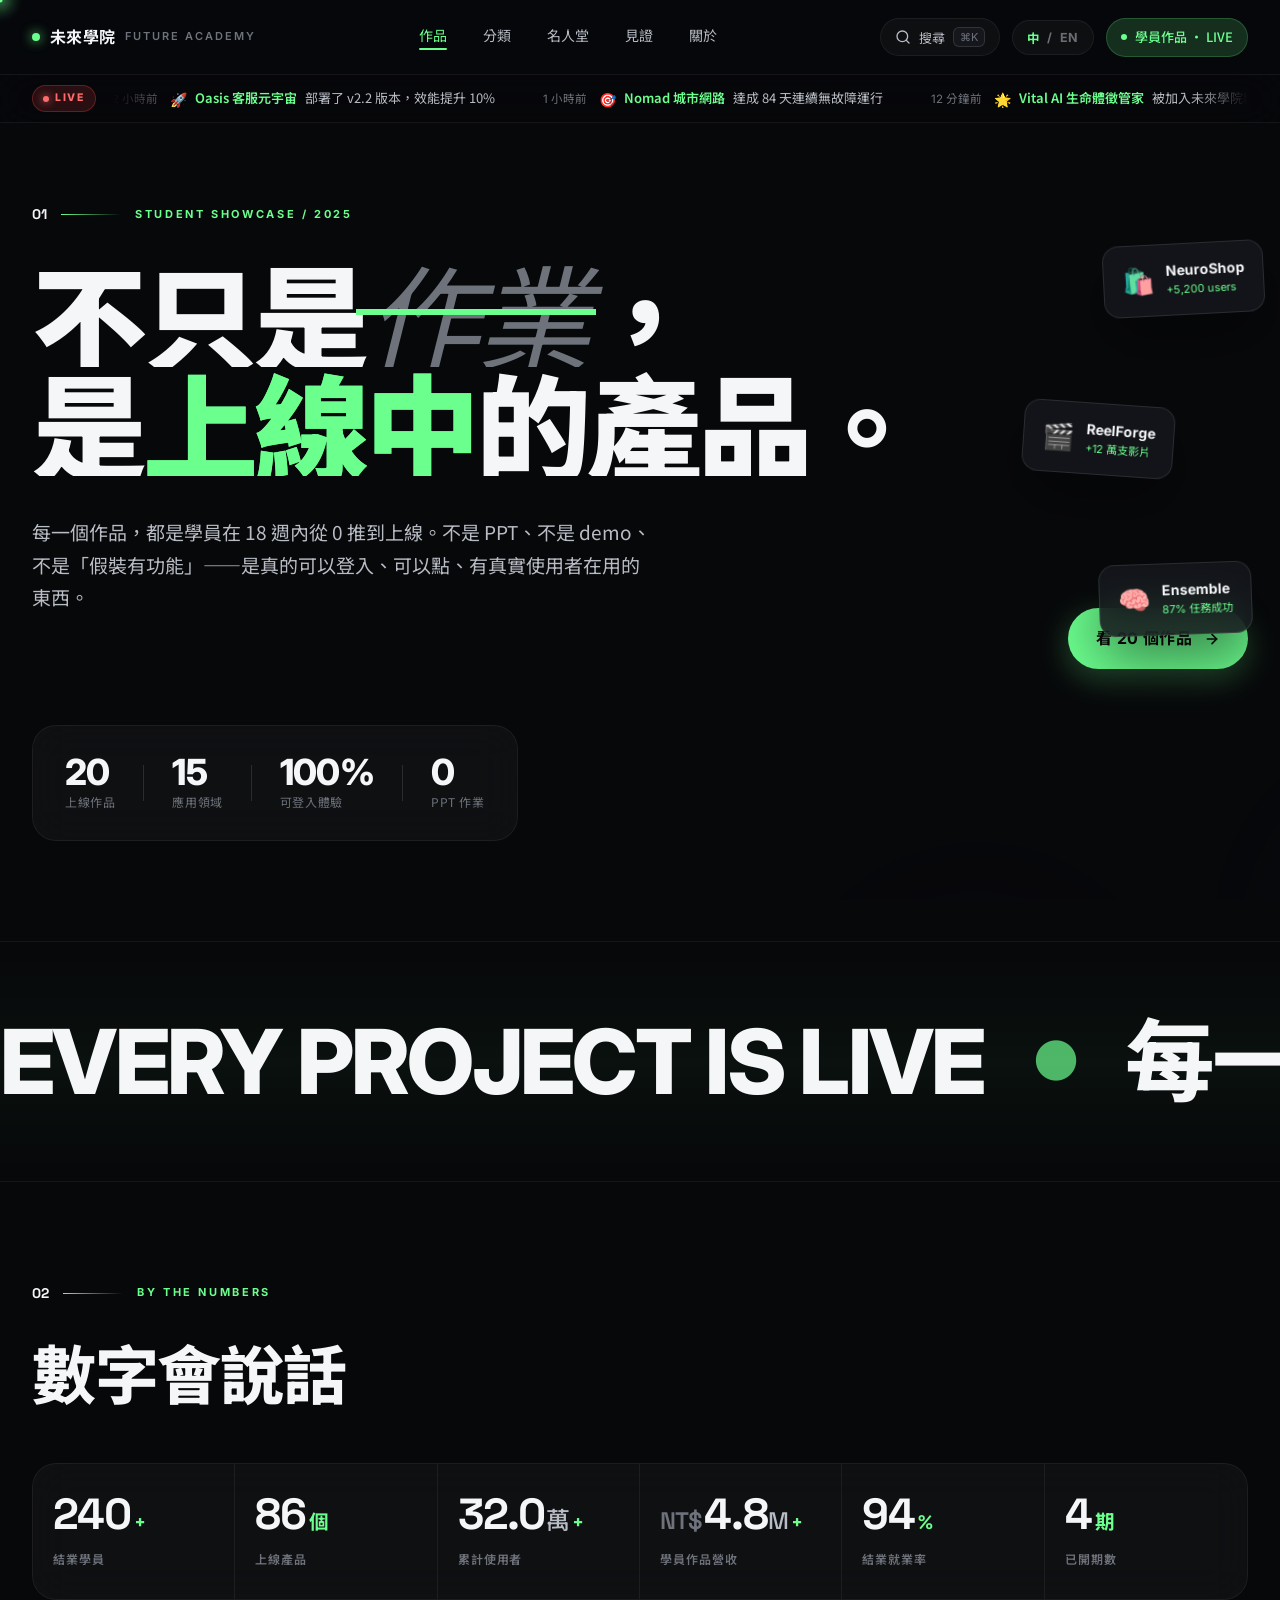
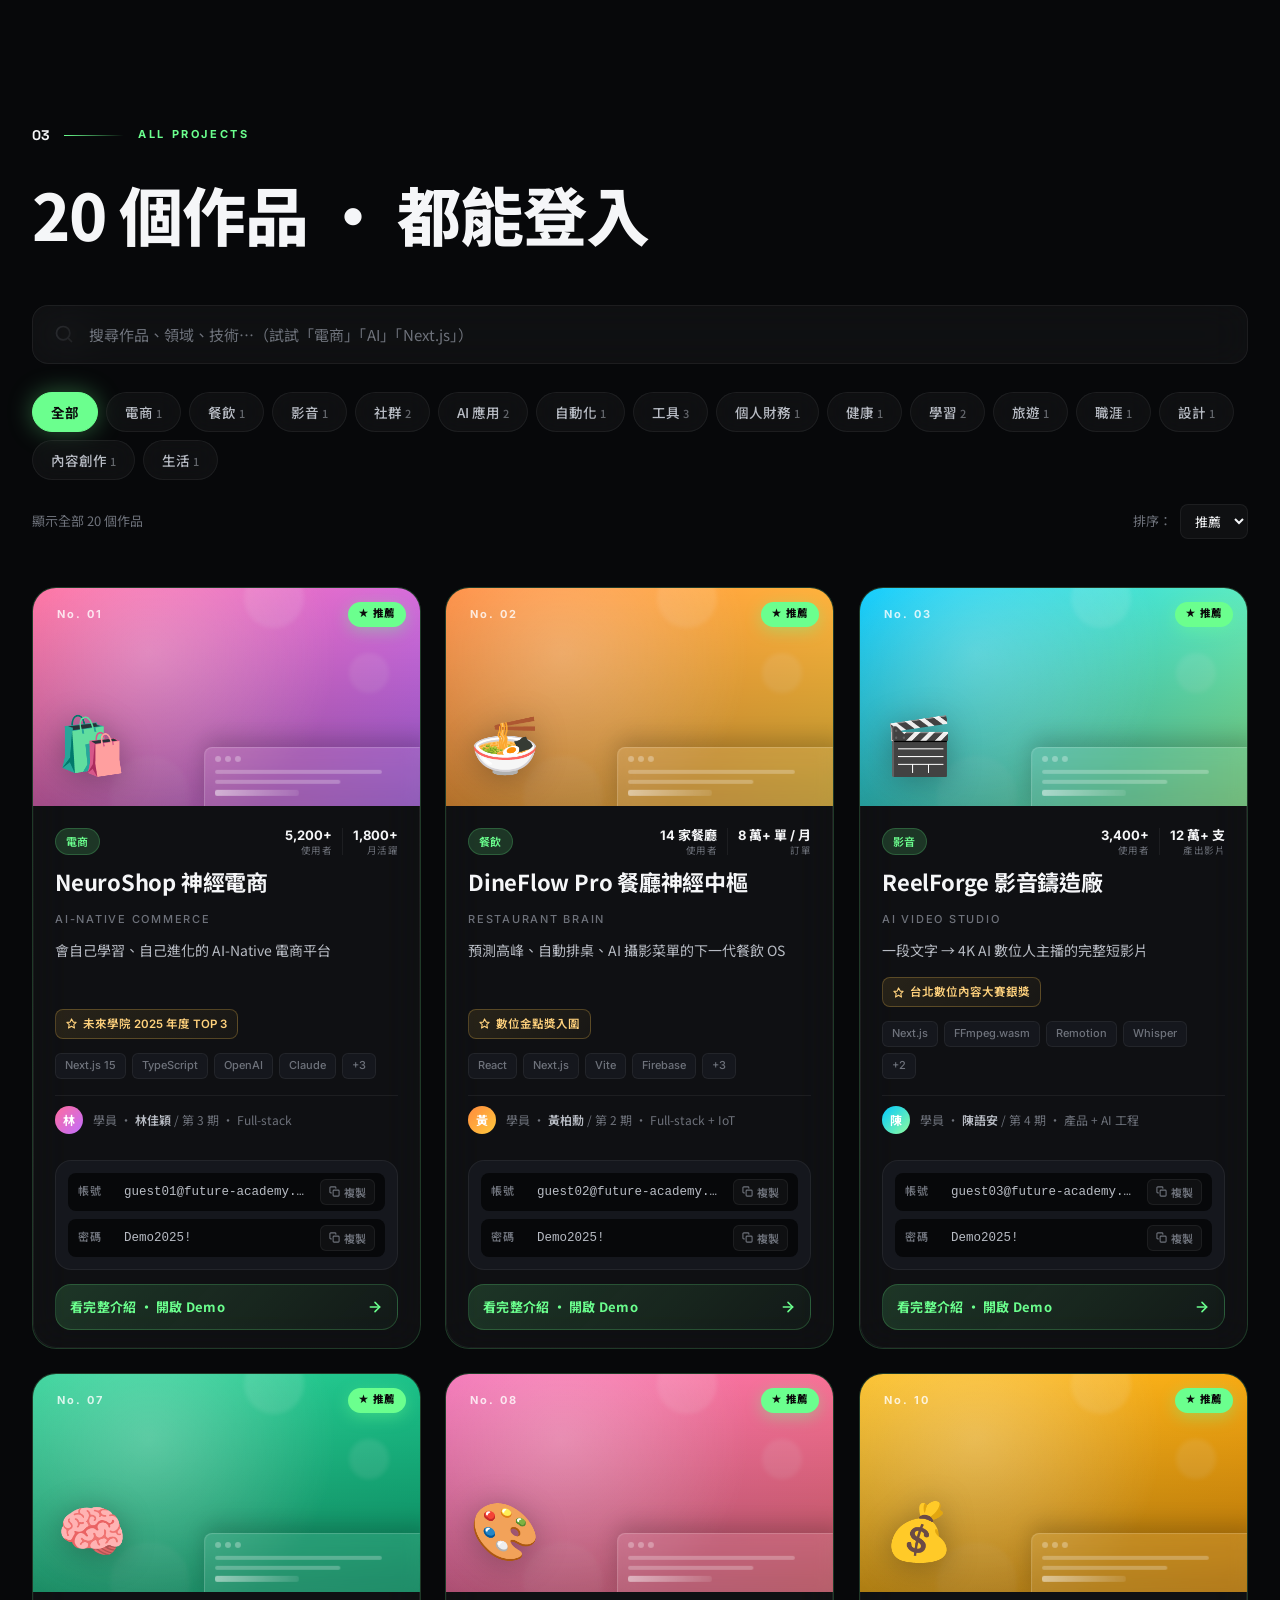
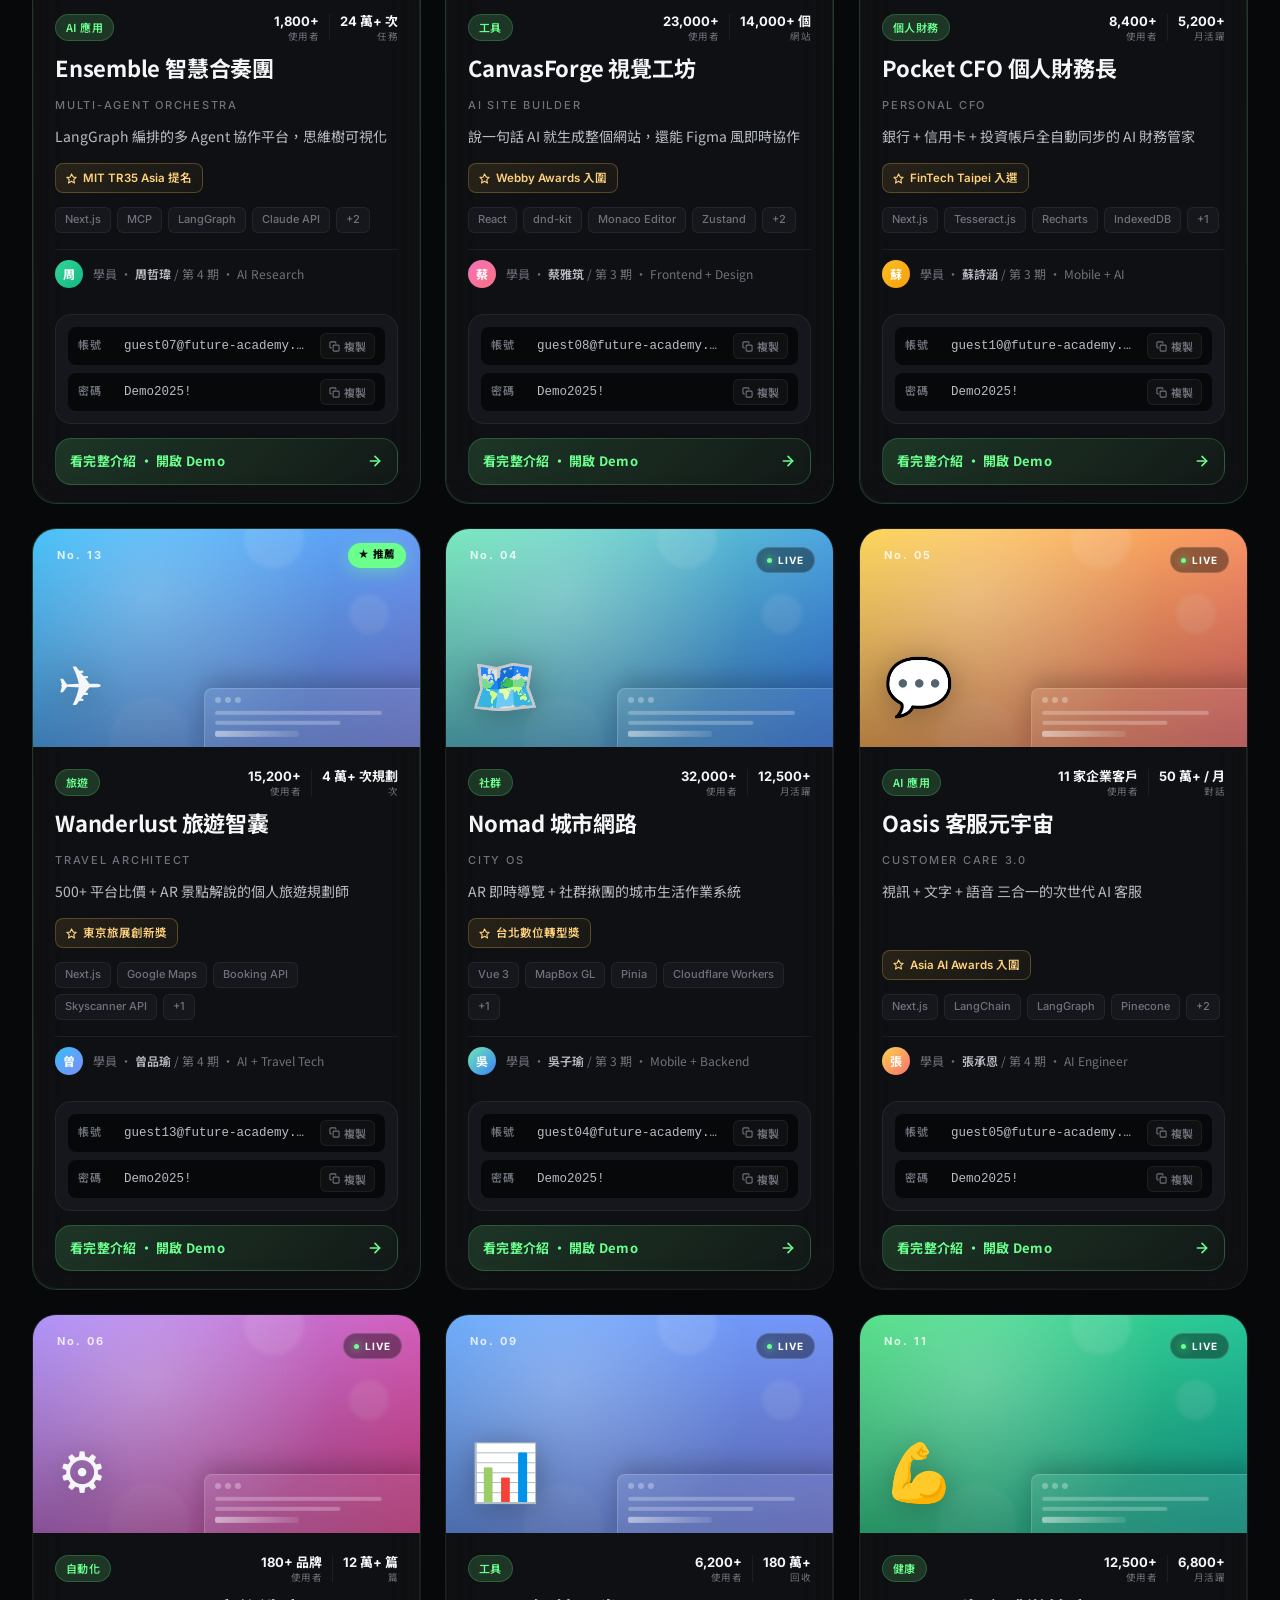
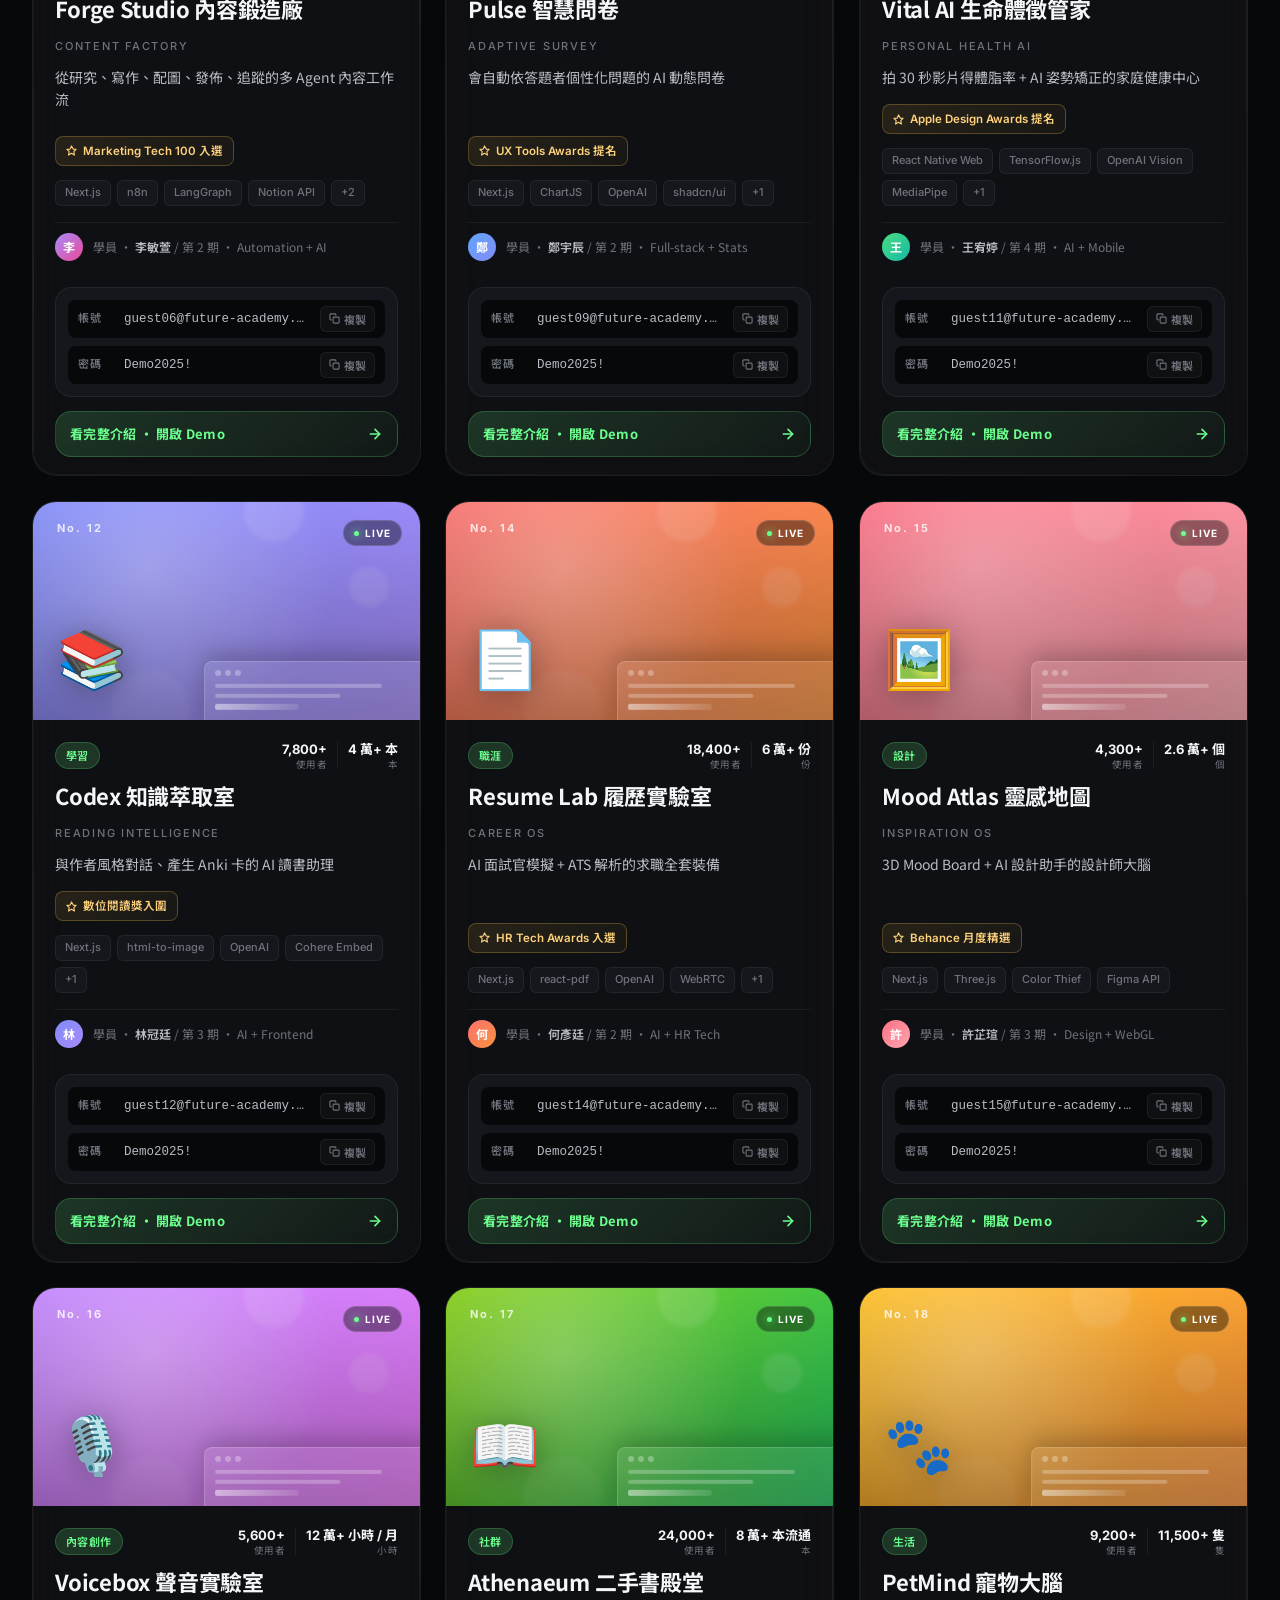
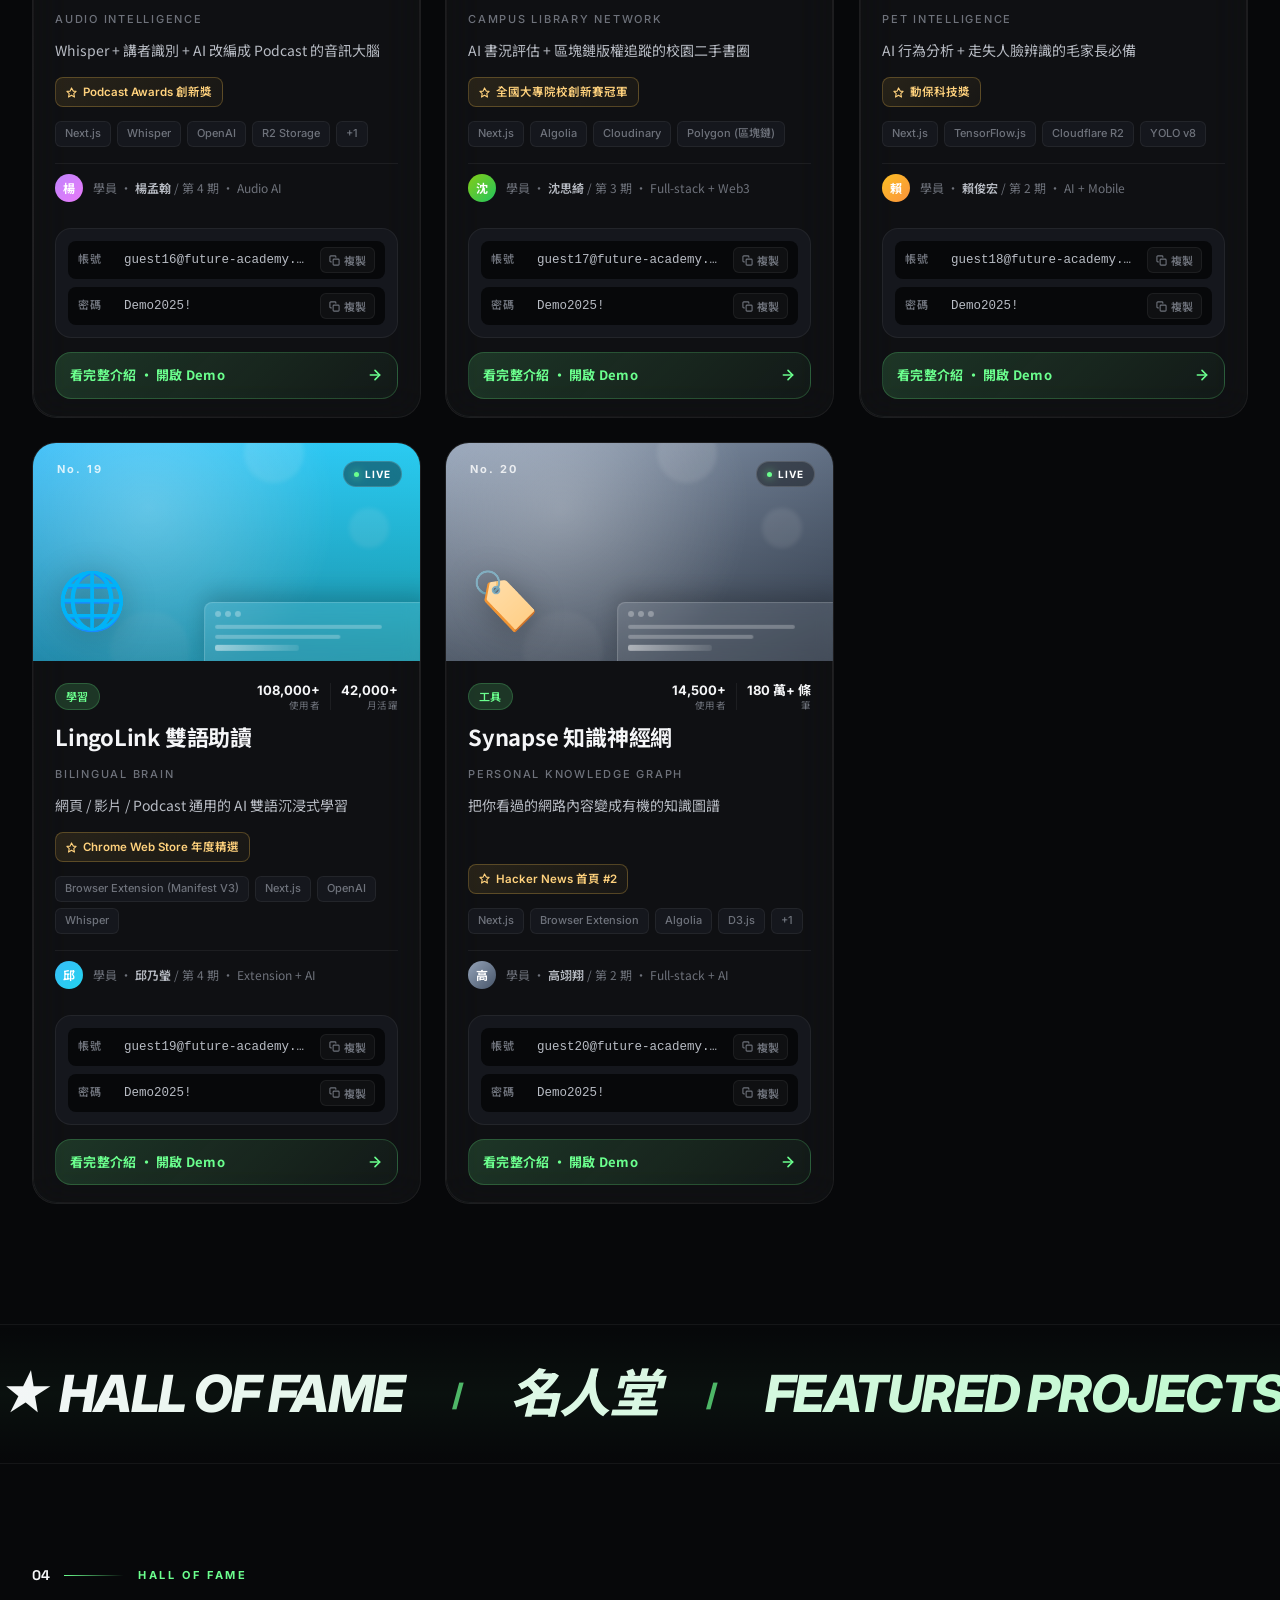
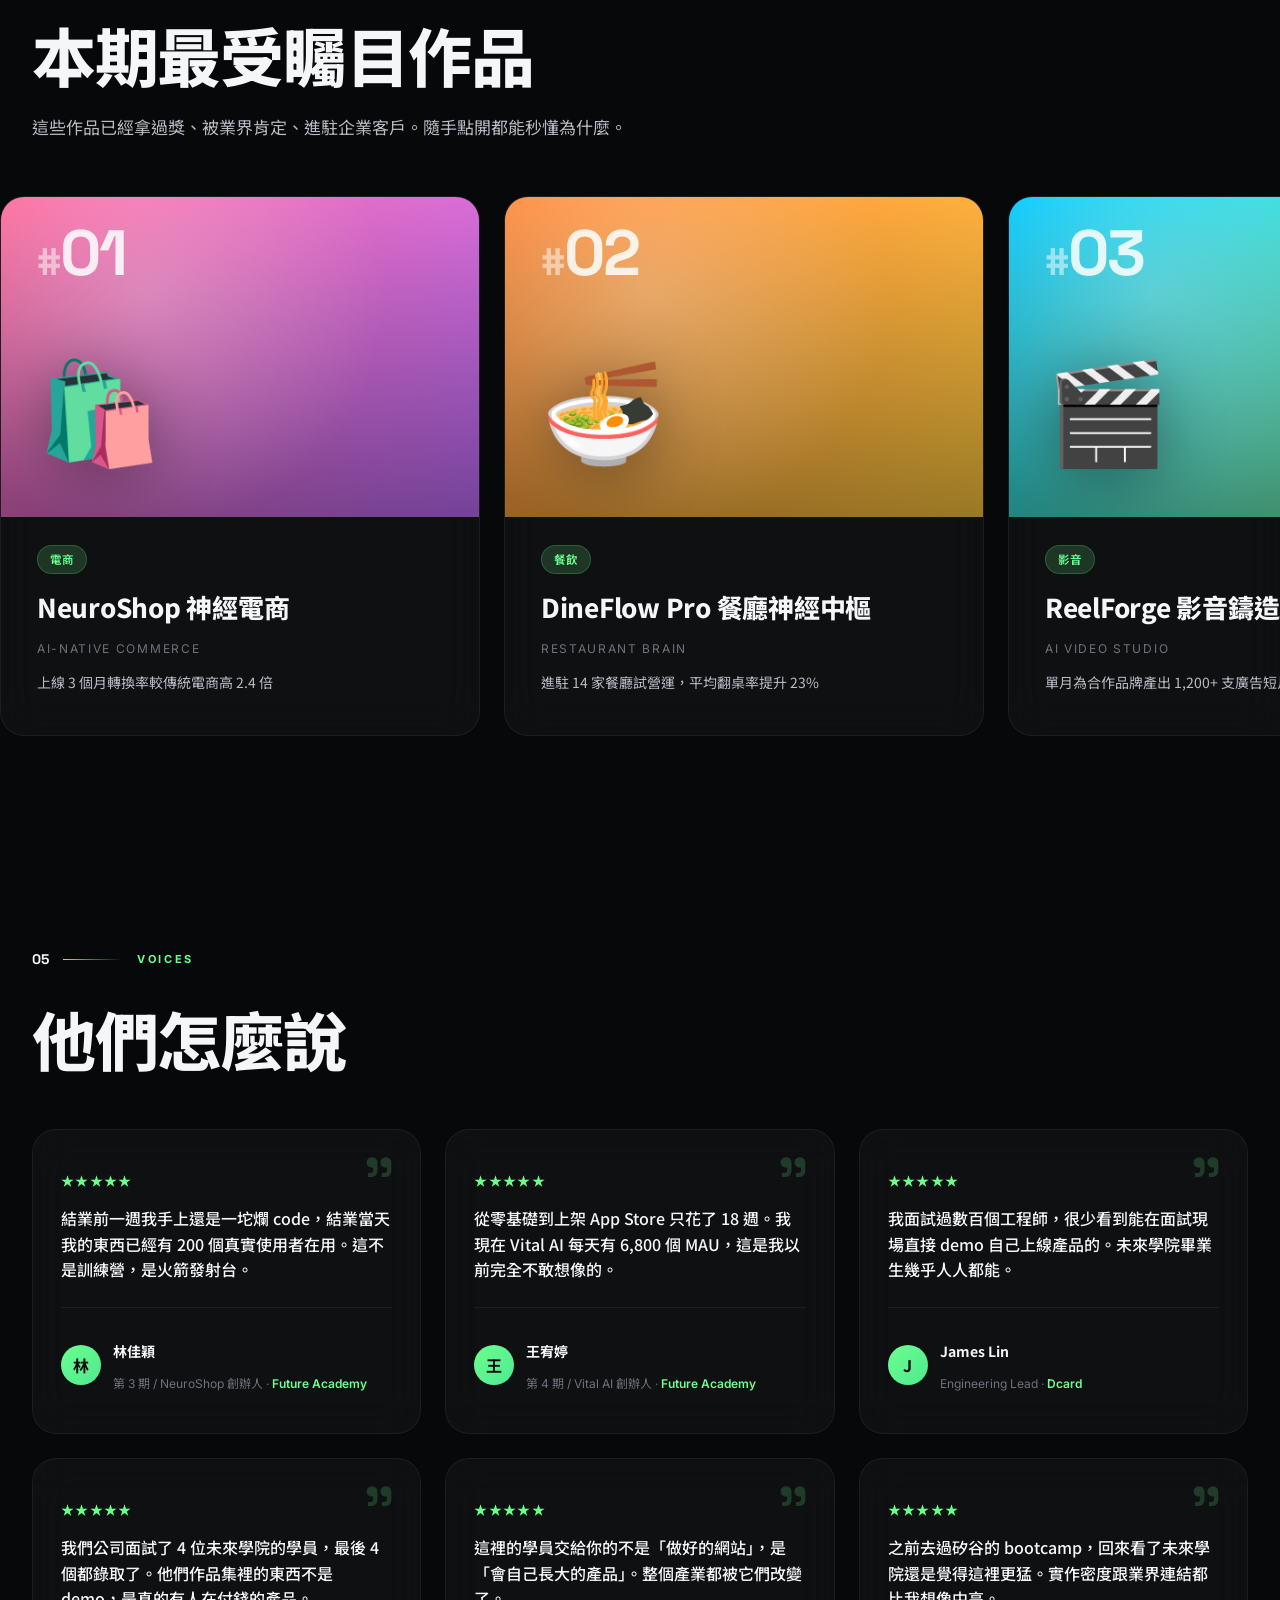
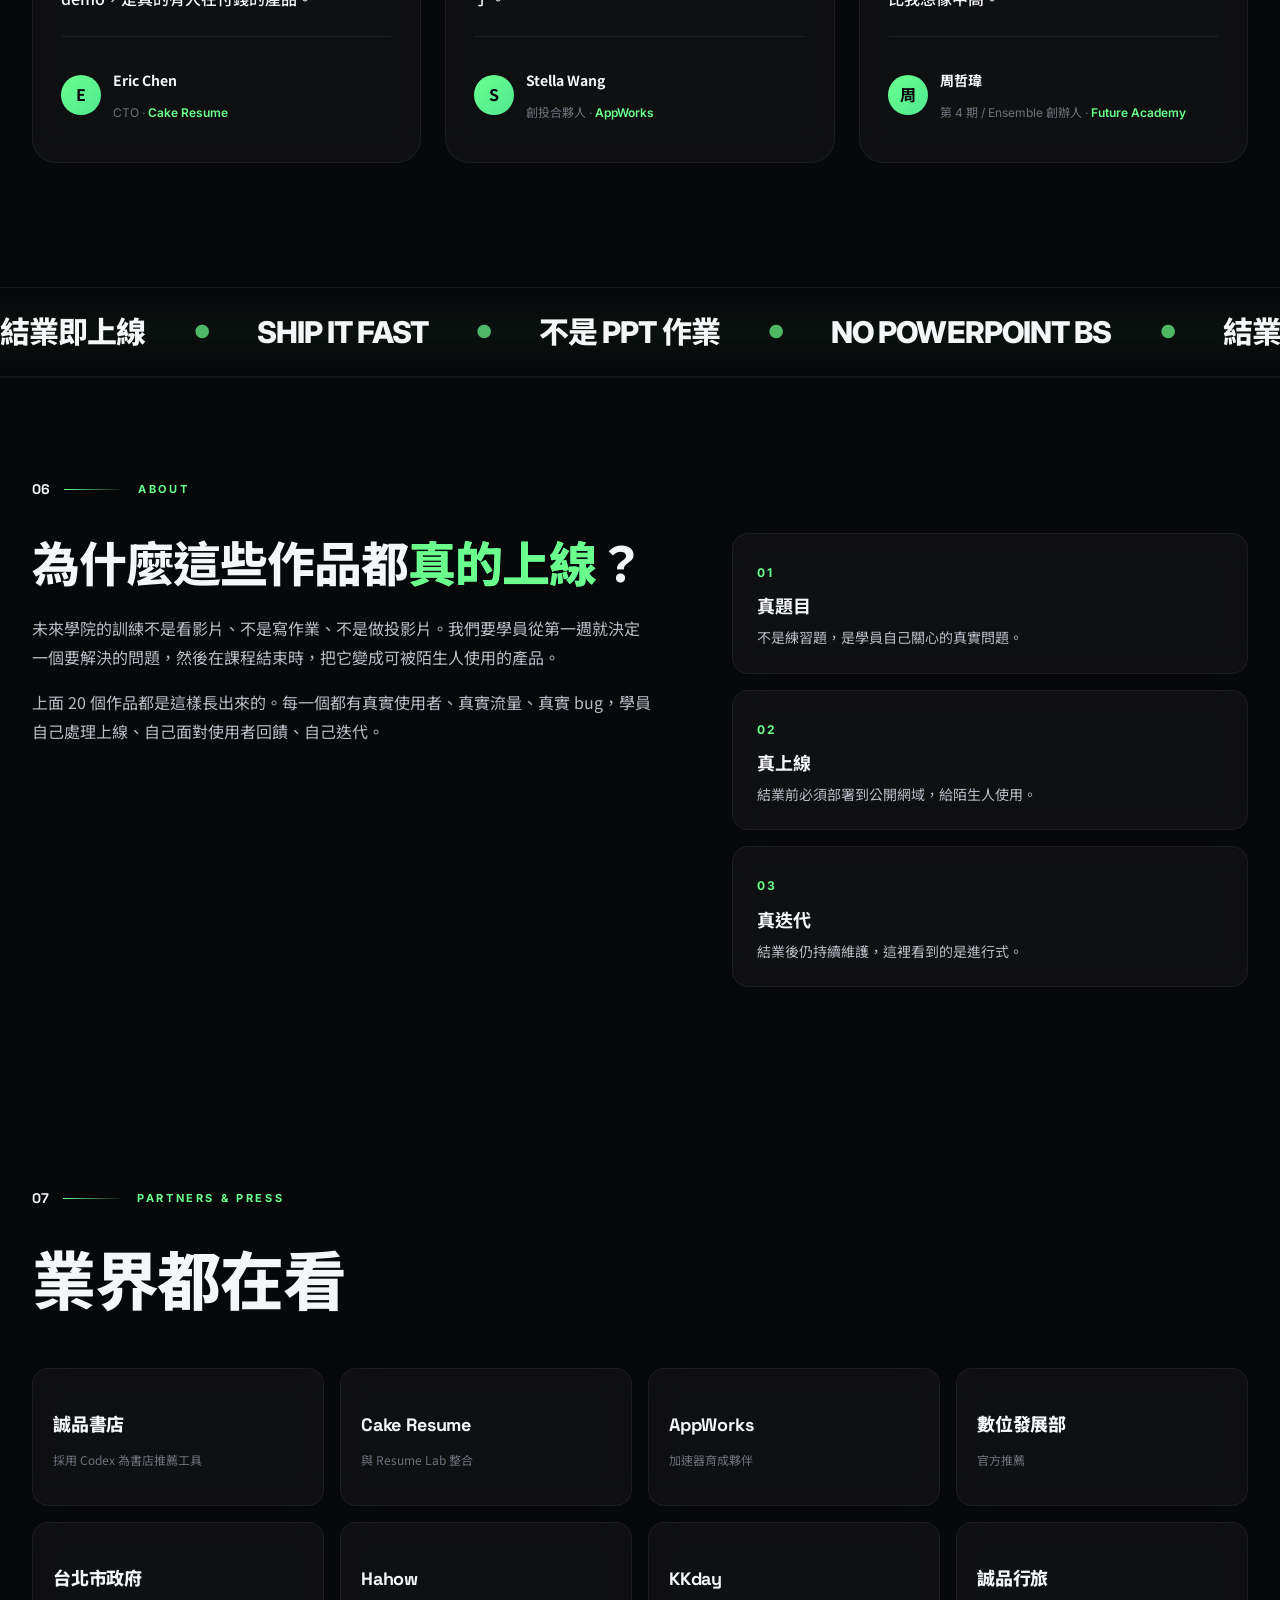
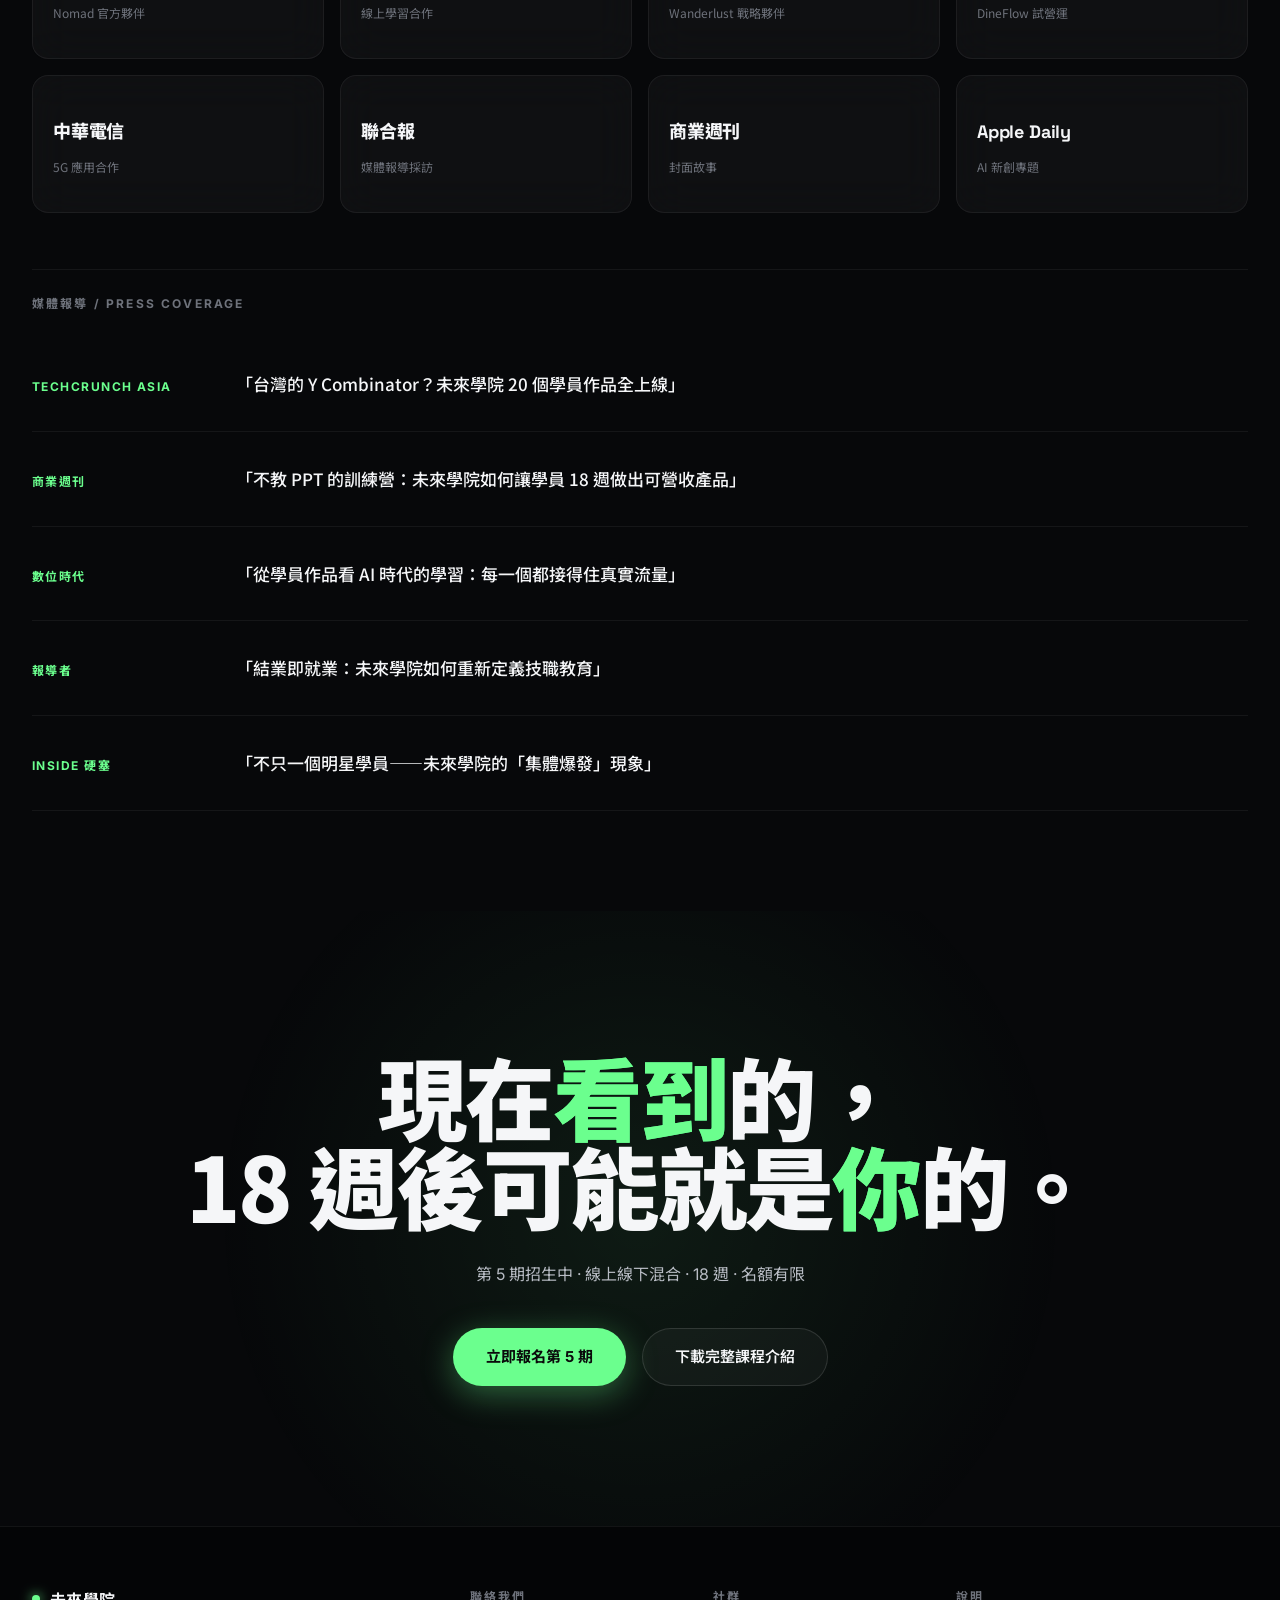
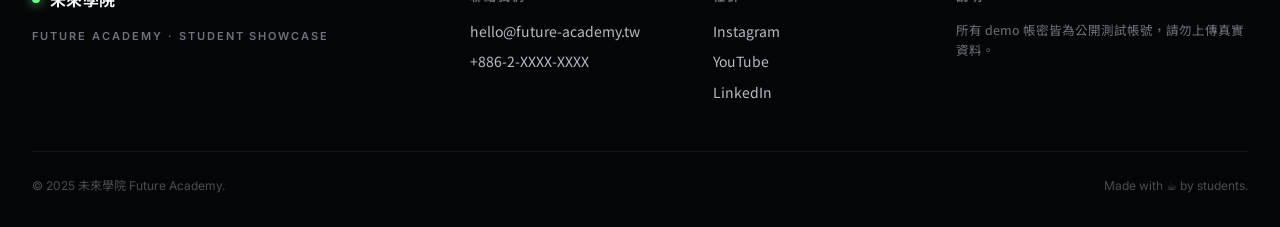
<file: index.html>
<!DOCTYPE html>
<html lang="zh-Hant">
<head>
  <meta charset="UTF-8" />
  <meta name="viewport" content="width=device-width, initial-scale=1.0" />
  <title>未來學院 · STUDENT SHOWCASE — 不只是作業，是上線中的產品</title>
  <meta name="description" content="未來學院 20 個學員實戰作品，每一個都可以登入體驗。不是 PPT、不是 demo、是上線中的真實產品。" />
  <link rel="preconnect" href="https://fonts.googleapis.com" />
  <link rel="preconnect" href="https://fonts.gstatic.com" crossorigin />
  <link href="https://fonts.googleapis.com/css2?family=Noto+Sans+TC:wght@300;400;500;700;900&family=Inter:wght@400;500;600;700;800;900&family=Space+Grotesk:wght@500;600;700&display=swap" rel="stylesheet" />
  <link rel="stylesheet" href="style.css?v=12" />

  <!-- Google Analytics 4 -- 把 G-XXXXXXXXXX 換成你的 Measurement ID -->
  <!-- <script async src="https://www.googletagmanager.com/gtag/js?id=G-XXXXXXXXXX"></script>
  <script>
    window.dataLayer = window.dataLayer || [];
    function gtag(){dataLayer.push(arguments);}
    gtag('js', new Date());
    gtag('config', 'G-XXXXXXXXXX');
  </script> -->
</head>
<body>
  <!-- 全頁雜訊膠片 -->
  <div class="grain" aria-hidden="true"></div>

  <!-- 自訂游標 -->
  <div class="cursor" id="cursor" aria-hidden="true">
    <div class="cursor__blob"></div>
    <div class="cursor__dot"></div>
    <div class="cursor__label" id="cursorLabel"></div>
  </div>

  <!-- 動態背景：放射光斑 -->
  <div class="aurora" aria-hidden="true">
    <div class="aurora__blob aurora__blob--1"></div>
    <div class="aurora__blob aurora__blob--2"></div>
    <div class="aurora__blob aurora__blob--3"></div>
  </div>

  <!-- ===== 頂部導覽 ===== -->
  <header class="nav">
    <div class="nav__inner">
      <a href="#" class="nav__logo" data-magnetic>
        <span class="nav__dot"></span>
        <span class="nav__brand">未來學院</span>
        <span class="nav__sub">FUTURE ACADEMY</span>
      </a>
      <nav class="nav__menu">
        <a href="#hero" class="nav__link nav__link--active" data-i18n="navWorks">作品</a>
        <a href="#showcase" class="nav__link" data-i18n="navCategories">分類</a>
        <a href="#hall" class="nav__link" data-i18n="navHall">名人堂</a>
        <a href="#voices" class="nav__link" data-i18n="navVoices">見證</a>
        <a href="#about" class="nav__link" data-i18n="navAbout">關於</a>
      </nav>
      <div class="nav__actions">
        <button class="nav__search" id="navSearchBtn" aria-label="搜尋" data-magnetic>
          <svg width="16" height="16" viewBox="0 0 24 24" fill="none" stroke="currentColor" stroke-width="2" stroke-linecap="round" stroke-linejoin="round">
            <circle cx="11" cy="11" r="8"></circle>
            <path d="m21 21-4.35-4.35"></path>
          </svg>
          <span data-i18n="navSearch">搜尋</span>
          <kbd>⌘K</kbd>
        </button>
        <button class="nav__lang" id="langToggle" aria-label="Switch language" data-magnetic>
          <span class="nav__lang-cur" id="langCur">中</span>
          <span class="nav__lang-sep">/</span>
          <span class="nav__lang-alt" id="langAlt">EN</span>
        </button>
        <span class="nav__status">
          <span class="nav__pulse"></span>
          <span data-i18n="navStatus">學員作品 · LIVE</span>
        </span>
      </div>
    </div>
  </header>

  <!-- ===== 即時活動 Ticker ===== -->
  <div class="ticker" id="ticker" aria-label="即時活動">
    <div class="ticker__inner">
      <span class="ticker__label">
        <span class="ticker__dot"></span>
        LIVE
      </span>
      <div class="ticker__track" id="tickerTrack"></div>
    </div>
  </div>

  <!-- ===== Hero ===== -->
  <section class="hero" id="hero">
    <div class="container">
      <div class="hero__head">
        <p class="hero__eyebrow">
          <span class="hero__eyebrow-num">01</span>
          <span class="hero__eyebrow-line"></span>
          <span data-i18n="heroEyebrow">STUDENT SHOWCASE / 2025</span>
        </p>
      </div>

      <h1 class="hero__title" id="heroTitle">
        <span class="hero__line"><span data-i18n="heroTitleA">不只是</span><span class="hero__strike" data-i18n="heroTitleStrike">作業</span><span data-i18n="heroTitleB">，</span></span>
        <span class="hero__line"><span data-i18n="heroTitleC">是</span><span class="hero__accent" data-i18n="heroAccent">上線中</span><span data-i18n="heroTitleD">的產品。</span></span>
      </h1>

      <div class="hero__sub">
        <p class="hero__lead" data-i18n="heroLead">每一個作品，都是學員在 18 週內從 0 推到上線。不是 PPT、不是 demo、不是「假裝有功能」——是真的可以登入、可以點、有真實使用者在用的東西。</p>
        <a href="#showcase" class="hero__cta" data-magnetic>
          <span data-i18n="heroCta">看 20 個作品</span>
          <svg width="16" height="16" viewBox="0 0 24 24" fill="none" stroke="currentColor" stroke-width="2.4" stroke-linecap="round" stroke-linejoin="round"><line x1="5" y1="12" x2="19" y2="12"/><polyline points="12 5 19 12 12 19"/></svg>
        </a>
      </div>

      <!-- Stats -->
      <div class="hero__stats">
        <div class="stat">
          <span class="stat__num" data-target="20">20</span>
          <span class="stat__label" data-i18n="statWorks">上線作品</span>
        </div>
        <div class="stat__divider"></div>
        <div class="stat">
          <span class="stat__num" data-target="15">15</span>
          <span class="stat__label" data-i18n="statCategories">應用領域</span>
        </div>
        <div class="stat__divider"></div>
        <div class="stat">
          <span class="stat__num" data-target="100" data-suffix="%">100%</span>
          <span class="stat__label" data-i18n="statLogin">可登入體驗</span>
        </div>
        <div class="stat__divider"></div>
        <div class="stat">
          <span class="stat__num" data-target="0">0</span>
          <span class="stat__label" data-i18n="statPpt">PPT 作業</span>
        </div>
      </div>

      <!-- 浮動產品卡 -->
      <div class="hero__floats" aria-hidden="true">
        <div class="float-card float-card--1"><span>🛍️</span><div><b>NeuroShop</b><i>+5,200 users</i></div></div>
        <div class="float-card float-card--2"><span>🎬</span><div><b>ReelForge</b><i>+12 萬支影片</i></div></div>
        <div class="float-card float-card--3"><span>🧠</span><div><b>Ensemble</b><i>87% 任務成功</i></div></div>
      </div>
    </div>
  </section>

  <!-- ===== 巨型跑馬燈 #1 ===== -->
  <section class="marquee marquee--lg" aria-hidden="true">
    <div class="marquee__track">
      <span>EVERY PROJECT IS LIVE</span><span class="marquee__sep">●</span>
      <span>每一個作品都真實上線</span><span class="marquee__sep">●</span>
      <span>REAL CODE · REAL USERS · REAL TRAFFIC</span><span class="marquee__sep">●</span>
      <span>真程式碼 · 真使用者 · 真流量</span><span class="marquee__sep">●</span>
      <span>EVERY PROJECT IS LIVE</span><span class="marquee__sep">●</span>
      <span>每一個作品都真實上線</span><span class="marquee__sep">●</span>
      <span>REAL CODE · REAL USERS · REAL TRAFFIC</span><span class="marquee__sep">●</span>
      <span>真程式碼 · 真使用者 · 真流量</span><span class="marquee__sep">●</span>
    </div>
  </section>

  <!-- ===== 整體成就數字 ===== -->
  <section class="achievements" id="achievements">
    <div class="container">
      <p class="hero__eyebrow">
        <span class="hero__eyebrow-num">02</span>
        <span class="hero__eyebrow-line"></span>
        <span data-i18n="achEyebrow">BY THE NUMBERS</span>
      </p>
      <h2 class="achievements__title" data-i18n="achTitle">數字會說話</h2>
      <div class="achievements__grid" id="achievementsGrid">
        <!-- JS 注入 -->
      </div>
    </div>
  </section>

  <!-- ===== 搜尋 + 分類 + 作品 Grid ===== -->
  <section class="filters" id="showcase">
    <div class="container">
      <p class="hero__eyebrow">
        <span class="hero__eyebrow-num">03</span>
        <span class="hero__eyebrow-line"></span>
        <span data-i18n="projectsEyebrow">ALL PROJECTS</span>
      </p>
      <h2 class="achievements__title" data-i18n="projectsTitle">20 個作品 · 都能登入</h2>

      <div class="search">
        <svg class="search__icon" width="20" height="20" viewBox="0 0 24 24" fill="none" stroke="currentColor" stroke-width="2" stroke-linecap="round" stroke-linejoin="round">
          <circle cx="11" cy="11" r="8"></circle>
          <path d="m21 21-4.35-4.35"></path>
        </svg>
        <input type="text" id="searchInput" class="search__input" data-i18n-placeholder="searchPlaceholder" placeholder="搜尋作品、領域、技術…（試試「電商」「AI」「Next.js」）" autocomplete="off" />
        <button class="search__clear" id="searchClear" aria-label="清除" hidden>
          <svg width="16" height="16" viewBox="0 0 24 24" fill="none" stroke="currentColor" stroke-width="2" stroke-linecap="round" stroke-linejoin="round">
            <line x1="18" y1="6" x2="6" y2="18"></line>
            <line x1="6" y1="6" x2="18" y2="18"></line>
          </svg>
        </button>
      </div>

      <div class="pills" id="categoryPills"></div>

      <div class="filters__meta">
        <span id="resultCount" data-i18n="resultDefault">顯示全部作品</span>
        <span class="filters__sort">
          <span data-i18n="sortLabel">排序：</span>
          <select id="sortSelect" class="filters__select">
            <option value="featured" data-i18n="sortFeatured">推薦</option>
            <option value="newest" data-i18n="sortNewest">最新</option>
            <option value="alpha" data-i18n="sortAlpha">名稱</option>
          </select>
        </span>
      </div>
    </div>
  </section>

  <section class="works">
    <div class="container">
      <div class="works__grid" id="worksGrid"></div>
      <div class="works__empty" id="worksEmpty" hidden>
        <span class="works__empty-icon">🔍</span>
        <h3 data-i18n="emptyTitle">沒有符合條件的作品</h3>
        <p data-i18n="emptyDesc">試試其他關鍵字，或點上方「全部」看看所有作品。</p>
        <button class="btn btn--ghost" id="resetFilters" data-magnetic data-i18n="emptyReset">清除所有篩選</button>
      </div>
    </div>
  </section>

  <!-- ===== 巨型跑馬燈 #2 ===== -->
  <section class="marquee marquee--md" aria-hidden="true">
    <div class="marquee__track marquee__track--alt">
      <span>★ HALL OF FAME</span><span class="marquee__sep">/</span>
      <span>名人堂</span><span class="marquee__sep">/</span>
      <span>FEATURED PROJECTS</span><span class="marquee__sep">/</span>
      <span>學員精選</span><span class="marquee__sep">/</span>
      <span>★ HALL OF FAME</span><span class="marquee__sep">/</span>
      <span>名人堂</span><span class="marquee__sep">/</span>
      <span>FEATURED PROJECTS</span><span class="marquee__sep">/</span>
      <span>學員精選</span><span class="marquee__sep">/</span>
    </div>
  </section>

  <!-- ===== Hall of Fame ===== -->
  <section class="hall" id="hall">
    <div class="container">
      <p class="hero__eyebrow">
        <span class="hero__eyebrow-num">04</span>
        <span class="hero__eyebrow-line"></span>
        <span data-i18n="hallEyebrow">HALL OF FAME</span>
      </p>
      <h2 class="achievements__title" data-i18n="hallTitle">本期最受矚目作品</h2>
      <p class="hall__lead" data-i18n="hallLead">這些作品已經拿過獎、被業界肯定、進駐企業客戶。隨手點開都能秒懂為什麼。</p>
    </div>
    <div class="hall__scroller" id="hallScroller">
      <div class="hall__track" id="hallTrack"></div>
    </div>
  </section>

  <!-- ===== 學員 / 業界見證 ===== -->
  <section class="voices" id="voices">
    <div class="container">
      <p class="hero__eyebrow">
        <span class="hero__eyebrow-num">05</span>
        <span class="hero__eyebrow-line"></span>
        <span data-i18n="voicesEyebrow">VOICES</span>
      </p>
      <h2 class="achievements__title" data-i18n="voicesTitle">他們怎麼說</h2>
      <div class="voices__grid" id="voicesGrid"></div>
    </div>
  </section>

  <!-- ===== 巨型跑馬燈 #3 ===== -->
  <section class="marquee marquee--sm" aria-hidden="true">
    <div class="marquee__track">
      <span>結業即上線</span><span class="marquee__sep">●</span>
      <span>SHIP IT FAST</span><span class="marquee__sep">●</span>
      <span>不是 PPT 作業</span><span class="marquee__sep">●</span>
      <span>NO POWERPOINT BS</span><span class="marquee__sep">●</span>
      <span>結業即上線</span><span class="marquee__sep">●</span>
      <span>SHIP IT FAST</span><span class="marquee__sep">●</span>
      <span>不是 PPT 作業</span><span class="marquee__sep">●</span>
      <span>NO POWERPOINT BS</span><span class="marquee__sep">●</span>
    </div>
  </section>

  <!-- ===== About ===== -->
  <section class="about" id="about">
    <div class="container">
      <p class="hero__eyebrow">
        <span class="hero__eyebrow-num">06</span>
        <span class="hero__eyebrow-line"></span>
        <span data-i18n="aboutEyebrow">ABOUT</span>
      </p>
      <div class="about__grid">
        <div>
          <h2 class="about__title"><span data-i18n="aboutTitleA">為什麼這些作品都</span><span class="hero__accent" data-i18n="aboutTitleAccent">真的上線</span><span data-i18n="aboutTitleB">？</span></h2>
          <p class="about__text" data-i18n="aboutP1">未來學院的訓練不是看影片、不是寫作業、不是做投影片。我們要學員從第一週就決定一個要解決的問題，然後在課程結束時，把它變成可被陌生人使用的產品。</p>
          <p class="about__text" data-i18n="aboutP2">上面 20 個作品都是這樣長出來的。每一個都有真實使用者、真實流量、真實 bug，學員自己處理上線、自己面對使用者回饋、自己迭代。</p>
        </div>
        <div class="about__pillars">
          <div class="pillar">
            <span class="pillar__num">01</span>
            <h4 data-i18n="pillar1Title">真題目</h4>
            <p data-i18n="pillar1Desc">不是練習題，是學員自己關心的真實問題。</p>
          </div>
          <div class="pillar">
            <span class="pillar__num">02</span>
            <h4 data-i18n="pillar2Title">真上線</h4>
            <p data-i18n="pillar2Desc">結業前必須部署到公開網域，給陌生人使用。</p>
          </div>
          <div class="pillar">
            <span class="pillar__num">03</span>
            <h4 data-i18n="pillar3Title">真迭代</h4>
            <p data-i18n="pillar3Desc">結業後仍持續維護，這裡看到的是進行式。</p>
          </div>
        </div>
      </div>
    </div>
  </section>

  <!-- ===== 品牌進駐 ===== -->
  <section class="partners" id="partners">
    <div class="container">
      <p class="hero__eyebrow">
        <span class="hero__eyebrow-num">07</span>
        <span class="hero__eyebrow-line"></span>
        <span data-i18n="partnersEyebrow">PARTNERS & PRESS</span>
      </p>
      <h2 class="achievements__title" data-i18n="partnersTitle">業界都在看</h2>
      <div class="partners__grid" id="partnersGrid"></div>
      <div class="press" id="pressList"></div>
    </div>
  </section>

  <!-- ===== Final CTA ===== -->
  <section class="finalcta">
    <div class="container">
      <h2 class="finalcta__title">
        <span data-i18n="ctaTitleA">現在</span><span class="hero__accent" data-i18n="ctaTitleAccent1">看到</span><span data-i18n="ctaTitleB">的，</span><br />
        <span data-i18n="ctaTitleC">18 週後可能就是</span><span class="hero__accent" data-i18n="ctaTitleAccent2">你</span><span data-i18n="ctaTitleD">的。</span>
      </h2>
      <p class="finalcta__lead" data-i18n="ctaLead">第 5 期招生中 · 線上線下混合 · 18 週 · 名額有限</p>
      <div class="finalcta__row">
        <a href="#" class="btn btn--primary" data-magnetic data-i18n="ctaPrimary">立即報名第 5 期</a>
        <a href="#" class="btn btn--ghost" data-magnetic data-i18n="ctaSecondary">下載完整課程介紹</a>
      </div>
    </div>
  </section>

  <!-- ===== Footer ===== -->
  <footer class="footer" id="contact">
    <div class="container">
      <div class="footer__grid">
        <div>
          <a href="#" class="nav__logo">
            <span class="nav__dot"></span>
            <span class="nav__brand">未來學院</span>
          </a>
          <p class="footer__tag">FUTURE ACADEMY · STUDENT SHOWCASE</p>
        </div>
        <div class="footer__col">
          <h5 data-i18n="footerContact">聯絡我們</h5>
          <a href="mailto:hello@future-academy.tw">hello@future-academy.tw</a>
          <a href="#">+886-2-XXXX-XXXX</a>
        </div>
        <div class="footer__col">
          <h5 data-i18n="footerSocial">社群</h5>
          <a href="#">Instagram</a>
          <a href="#">YouTube</a>
          <a href="#">LinkedIn</a>
        </div>
        <div class="footer__col">
          <h5 data-i18n="footerNote">說明</h5>
          <p class="footer__note" data-i18n="footerNoteText">所有 demo 帳密皆為公開測試帳號，請勿上傳真實資料。</p>
        </div>
      </div>
      <div class="footer__bottom">
        <span>© 2025 未來學院 Future Academy.</span>
        <span>Made with ☕ by students.</span>
      </div>
    </div>
  </footer>

  <!-- ===== 詳情 Modal ===== -->
  <div class="modal" id="modal" hidden>
    <div class="modal__backdrop" data-close></div>
    <div class="modal__panel" role="dialog" aria-modal="true" data-lenis-prevent>
      <button class="modal__close" data-close aria-label="關閉">
        <svg width="20" height="20" viewBox="0 0 24 24" fill="none" stroke="currentColor" stroke-width="2" stroke-linecap="round" stroke-linejoin="round">
          <line x1="18" y1="6" x2="6" y2="18"></line>
          <line x1="6" y1="6" x2="18" y2="18"></line>
        </svg>
      </button>
      <div class="modal__body" id="modalBody"></div>
    </div>
  </div>

  <!-- ===== Toast ===== -->
  <div class="toast" id="toast" hidden>已複製</div>

  <!-- Lenis 平滑滾動已關閉：在 macOS 觸控板上會有黏滯感，原生滾動才順 -->
  <!-- 若日後想開啟，把下面註解打開即可 -->
  <!--
  <script src="https://cdn.jsdelivr.net/npm/lenis@1.1.13/dist/lenis.min.js"></script>
  <script>
    if (window.Lenis && !matchMedia('(prefers-reduced-motion: reduce)').matches) {
      const lenis = new window.Lenis({ duration: 0.6, smoothWheel: true, lerp: 0.18 });
      function raf(time) { lenis.raf(time); requestAnimationFrame(raf); }
      requestAnimationFrame(raf);
      window.__lenis = lenis;
    }
  </script>
  -->

  <script src="data/works.js?v=11"></script>
  <script src="data/extras.js?v=10"></script>
  <script src="script.js?v=11"></script>
</body>
</html>
</file>
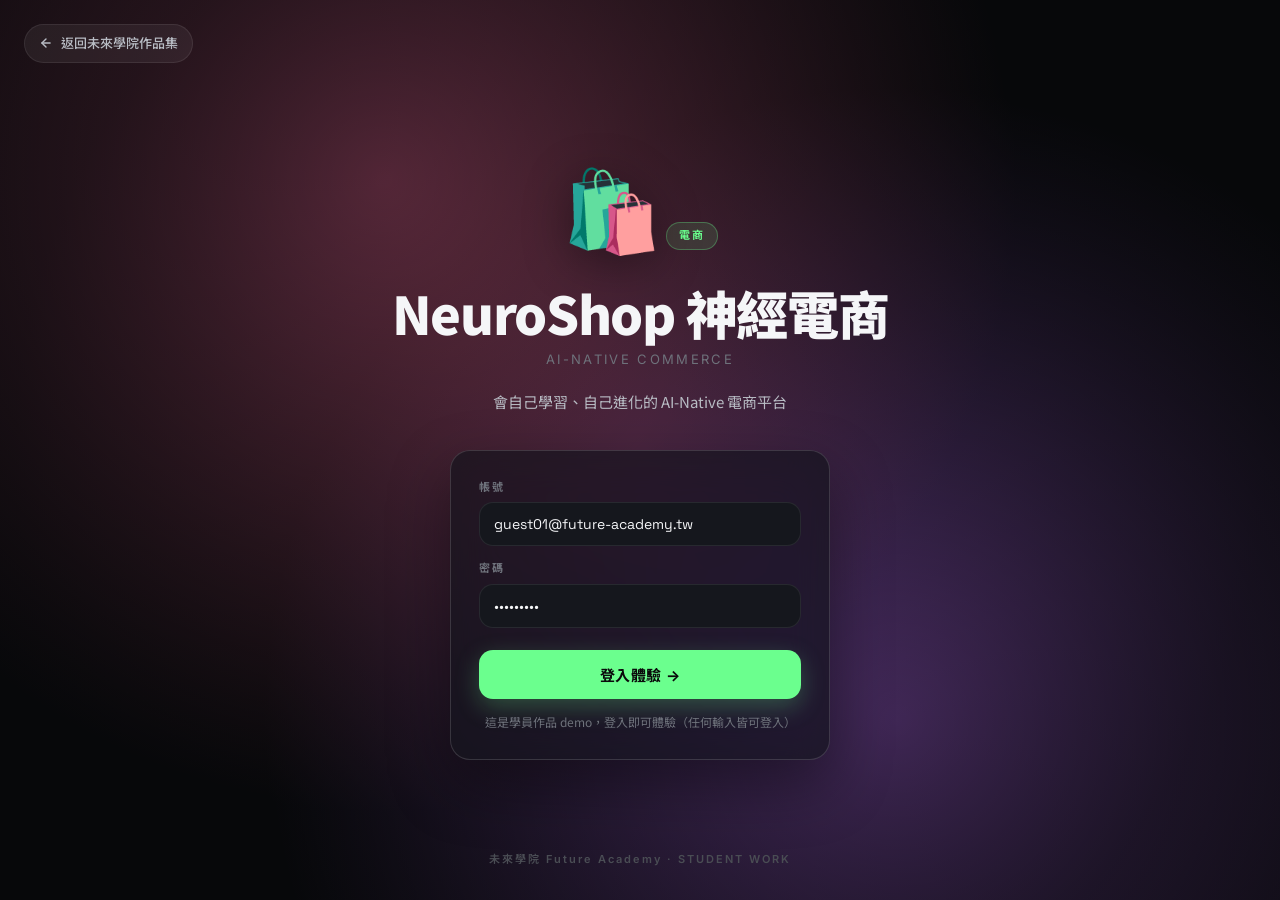
<file: demo/index.html>
<!DOCTYPE html>
<html lang="zh-Hant">
<head>
  <meta charset="UTF-8" />
  <meta name="viewport" content="width=device-width, initial-scale=1.0" />
  <title>未來學院作品 Demo</title>
  <link rel="preconnect" href="https://fonts.googleapis.com" />
  <link rel="preconnect" href="https://fonts.gstatic.com" crossorigin />
  <link href="https://fonts.googleapis.com/css2?family=Noto+Sans+TC:wght@400;500;700;900&family=Inter:wght@400;500;600;700;800&family=Space+Grotesk:wght@500;600;700&display=swap" rel="stylesheet" />
  <link rel="stylesheet" href="demo.css?v=6" />
</head>
<body>
  <div class="page" id="page" hidden>
    <!-- ========== 登入畫面 ========== -->
    <div class="login" id="login">
      <a href="../" class="login__back">
        <svg width="14" height="14" viewBox="0 0 24 24" fill="none" stroke="currentColor" stroke-width="2.4" stroke-linecap="round" stroke-linejoin="round"><line x1="19" y1="12" x2="5" y2="12"/><polyline points="12 19 5 12 12 5"/></svg>
        返回未來學院作品集
      </a>

      <div class="login__hero">
        <span class="login__icon" id="loginIcon">🛍️</span>
        <p class="login__cat" id="loginCat">電商</p>
        <h1 class="login__title" id="loginTitle">NeuroShop 神經電商</h1>
        <p class="login__sub" id="loginSub">AI-Native Commerce</p>
        <p class="login__desc" id="loginDesc">會自己學習、自己進化的 AI-Native 電商平台</p>
      </div>

      <form class="login__form" id="loginForm">
        <div class="login__field">
          <label>帳號</label>
          <input type="email" id="loginEmail" autocomplete="off" />
        </div>
        <div class="login__field">
          <label>密碼</label>
          <input type="password" id="loginPass" autocomplete="off" />
        </div>
        <button type="submit" class="login__btn">登入體驗 →</button>
        <p class="login__hint">這是學員作品 demo，登入即可體驗（任何輸入皆可登入）</p>
      </form>

      <p class="login__note">未來學院 Future Academy · STUDENT WORK</p>
    </div>

    <!-- ========== 主介面 ========== -->
    <div class="app" id="app" hidden>
      <!-- 上方 navbar -->
      <header class="app__nav">
        <div class="app__brand">
          <span class="app__icon" id="appIcon">🛍️</span>
          <div>
            <div class="app__name" id="appName">NeuroShop</div>
            <div class="app__cat" id="appCat">電商</div>
          </div>
        </div>
        <div class="app__nav-search">
          <svg width="14" height="14" viewBox="0 0 24 24" fill="none" stroke="currentColor" stroke-width="2" stroke-linecap="round" stroke-linejoin="round"><circle cx="11" cy="11" r="8"/><path d="m21 21-4.35-4.35"/></svg>
          <input type="text" placeholder="搜尋訂單、商品、客戶…" id="appSearch" />
          <kbd>⌘K</kbd>
        </div>
        <div class="app__user">
          <button class="app__icon-btn" aria-label="說明">
            <svg width="16" height="16" viewBox="0 0 24 24" fill="none" stroke="currentColor" stroke-width="2" stroke-linecap="round" stroke-linejoin="round"><circle cx="12" cy="12" r="10"/><path d="M9.09 9a3 3 0 0 1 5.83 1c0 2-3 3-3 3"/><line x1="12" y1="17" x2="12.01" y2="17"/></svg>
          </button>
          <button class="app__icon-btn app__bell" aria-label="通知">
            <svg width="16" height="16" viewBox="0 0 24 24" fill="none" stroke="currentColor" stroke-width="2" stroke-linecap="round" stroke-linejoin="round"><path d="M6 8a6 6 0 0 1 12 0c0 7 3 9 3 9H3s3-2 3-9"/><path d="M10.3 21a1.94 1.94 0 0 0 3.4 0"/></svg>
            <span class="app__bell-badge">3</span>
          </button>
          <span class="app__avatar" id="appAvatar">G</span>
          <span class="app__hello">嗨，<b id="appUser">guest</b></span>
          <a href="../" class="app__logout">登出</a>
        </div>
      </header>

      <div class="app__shell">
        <!-- 左側側邊欄 -->
        <aside class="app__rail" id="appRail"></aside>

        <!-- 主內容區 -->
        <div class="app__content">
          <div class="app__tabs">
            <div class="app__tab-group" id="appTabs">
              <button class="app__tab app__tab--active" data-tab="overview">總覽</button>
              <button class="app__tab" data-tab="detail">明細</button>
              <button class="app__tab" data-tab="trend">趨勢分析</button>
              <button class="app__tab" data-tab="settings">設定</button>
            </div>
            <div class="app__toolbar">
              <button class="app__tool" title="篩選">
                <svg width="13" height="13" viewBox="0 0 24 24" fill="none" stroke="currentColor" stroke-width="2" stroke-linecap="round" stroke-linejoin="round"><polygon points="22 3 2 3 10 12.46 10 19 14 21 14 12.46 22 3"/></svg>
                篩選
              </button>
              <button class="app__tool" title="排序">
                <svg width="13" height="13" viewBox="0 0 24 24" fill="none" stroke="currentColor" stroke-width="2" stroke-linecap="round" stroke-linejoin="round"><line x1="3" y1="6" x2="21" y2="6"/><line x1="6" y1="12" x2="18" y2="12"/><line x1="9" y1="18" x2="15" y2="18"/></svg>
                排序
              </button>
              <button class="app__tool" title="匯出 CSV">
                <svg width="13" height="13" viewBox="0 0 24 24" fill="none" stroke="currentColor" stroke-width="2" stroke-linecap="round" stroke-linejoin="round"><path d="M21 15v4a2 2 0 0 1-2 2H5a2 2 0 0 1-2-2v-4"/><polyline points="7 10 12 15 17 10"/><line x1="12" y1="15" x2="12" y2="3"/></svg>
                匯出
              </button>
              <button class="app__tool app__tool--refresh" title="重新整理" id="appRefresh">
                <svg width="13" height="13" viewBox="0 0 24 24" fill="none" stroke="currentColor" stroke-width="2" stroke-linecap="round" stroke-linejoin="round"><polyline points="23 4 23 10 17 10"/><polyline points="1 20 1 14 7 14"/><path d="M3.51 9a9 9 0 0 1 14.85-3.36L23 10M1 14l4.64 4.36A9 9 0 0 0 20.49 15"/></svg>
              </button>
            </div>
          </div>

          <main class="app__main" id="appMain"></main>
        </div>
      </div>

      <!-- 浮動 + 新增 FAB -->
      <button class="app__fab" title="快速新增" aria-label="新增" id="appFab">
        <svg width="20" height="20" viewBox="0 0 24 24" fill="none" stroke="currentColor" stroke-width="2.4" stroke-linecap="round" stroke-linejoin="round"><line x1="12" y1="5" x2="12" y2="19"/><line x1="5" y1="12" x2="19" y2="12"/></svg>
      </button>

      <!-- FAB 快速建立彈出選單 -->
      <div class="fab-menu" id="fabMenu" hidden>
        <div class="fab-menu__head">快速建立</div>
        <div class="fab-menu__list" id="fabMenuList"></div>
      </div>

      <!-- 滑入式詳細面板 -->
      <div class="drawer" id="appDrawer" hidden>
        <div class="drawer__backdrop" data-close></div>
        <aside class="drawer__panel">
          <button class="drawer__close" data-close aria-label="關閉">
            <svg width="18" height="18" viewBox="0 0 24 24" fill="none" stroke="currentColor" stroke-width="2" stroke-linecap="round" stroke-linejoin="round"><line x1="18" y1="6" x2="6" y2="18"/><line x1="6" y1="6" x2="18" y2="18"/></svg>
          </button>
          <div class="drawer__body" id="drawerBody"></div>
        </aside>
      </div>

      <!-- 通知 toast -->
      <div class="app-toast" id="appToast" hidden></div>

      <!-- 底部水印 -->
      <footer class="app__foot">
        <span class="app__foot-dot"></span>
        這是未來學院第 <span id="appCohort">3</span> 期學員 <span id="appStudent">林佳穎</span> 的作品 ·
        <a href="../">回到作品集</a>
      </footer>
    </div>
  </div>

  <script src="../data/works.js?v=10"></script>
  <script src="demo.js?v=7"></script>
</body>
</html>
</file>
<file: style.css>
/* ============================================================
   未來學院 STUDENT SHOWCASE
   設計風格：深色 + 毛玻璃 + 螢光薄荷綠 accent
   ============================================================ */

:root {
  /* === 顏色 === */
  --bg-base: #07080A;
  --bg-elev-1: #0E1014;
  --bg-elev-2: #15171D;
  --border-soft: rgba(255, 255, 255, 0.06);
  --border-mid: rgba(255, 255, 255, 0.12);
  --border-glow: rgba(107, 255, 142, 0.35);
  --glass-bg: rgba(255, 255, 255, 0.035);
  --glass-bg-hover: rgba(255, 255, 255, 0.06);

  --text-primary: #F5F6F8;
  --text-secondary: #B8BCC4;
  --text-tertiary: #6E727B;
  --text-muted: #4A4D54;

  --accent: #6BFF8E;
  --accent-soft: rgba(107, 255, 142, 0.16);
  --accent-text: #0A0A0B;

  /* === 字型 === */
  --font-sans: 'Inter', 'Noto Sans TC', system-ui, -apple-system, sans-serif;
  --font-zh: 'Noto Sans TC', 'Inter', system-ui, sans-serif;

  /* === 間距 === */
  --container: 1280px;
  --radius-sm: 10px;
  --radius-md: 16px;
  --radius-lg: 24px;
  --radius-pill: 999px;

  /* === 動畫 === */
  --ease-out: cubic-bezier(0.16, 1, 0.3, 1);
  --ease-in-out: cubic-bezier(0.7, 0, 0.3, 1);
}

/* ============================================================
   Reset
   ============================================================ */
*, *::before, *::after { box-sizing: border-box; }
html { scroll-behavior: smooth; }
body {
  margin: 0;
  background: var(--bg-base);
  color: var(--text-primary);
  font-family: var(--font-zh);
  font-weight: 400;
  line-height: 1.6;
  -webkit-font-smoothing: antialiased;
  -moz-osx-font-smoothing: grayscale;
  text-rendering: optimizeLegibility;
}
html { overflow-x: hidden; max-width: 100%; }
body { max-width: 100%; }
img { max-width: 100%; display: block; }
a { color: inherit; text-decoration: none; }
button { font-family: inherit; cursor: pointer; border: none; background: none; color: inherit; }
input, select { font-family: inherit; }

.container {
  max-width: var(--container);
  margin: 0 auto;
  padding: 0 32px;
}
@media (max-width: 720px) {
  .container { padding: 0 20px; }
}

/* ============================================================
   背景：放射光斑（aurora）
   ============================================================ */
.aurora {
  position: fixed;
  inset: 0;
  z-index: -1;
  overflow: hidden;
  pointer-events: none;
}
/* Aurora 光斑：縮小範圍 + 大幅推離畫面中央，避免 blur 暈到 hero 文字後方 */
.aurora__blob {
  position: absolute;
  width: 420px;
  height: 420px;
  border-radius: 50%;
  filter: blur(60px);
  opacity: 0.06;
  animation: float 20s var(--ease-in-out) infinite;
}
.aurora__blob--1 {
  background: radial-gradient(circle, var(--accent) 0%, transparent 70%);
  top: -350px;
  left: -350px;
  opacity: 0.05;
}
.aurora__blob--2 {
  background: radial-gradient(circle, #5B8DEF 0%, transparent 70%);
  top: 80%;
  right: -350px;
  opacity: 0.04;
  animation-delay: -7s;
}
.aurora__blob--3 {
  background: radial-gradient(circle, #C06EFF 0%, transparent 70%);
  bottom: -350px;
  left: 60%;
  opacity: 0.03;
  animation-delay: -14s;
}
@keyframes float {
  0%, 100% { transform: translate(0, 0) scale(1); }
  50% { transform: translate(60px, 40px) scale(1.15); }
}

/* ============================================================
   Nav
   ============================================================ */
.nav {
  position: sticky;
  top: 0;
  z-index: 50;
  backdrop-filter: blur(20px) saturate(160%);
  -webkit-backdrop-filter: blur(20px) saturate(160%);
  background: rgba(7, 8, 10, 0.7);
  border-bottom: 1px solid var(--border-soft);
}
.nav__inner {
  max-width: var(--container);
  margin: 0 auto;
  padding: 16px 32px;
  display: flex;
  align-items: center;
  justify-content: space-between;
  gap: 32px;
}
.nav__logo {
  display: flex;
  align-items: center;
  gap: 10px;
  font-weight: 700;
}
.nav__dot {
  width: 8px;
  height: 8px;
  border-radius: 50%;
  background: var(--accent);
  box-shadow: 0 0 12px var(--accent);
}
.nav__brand {
  font-size: 16px;
  letter-spacing: 0.02em;
  color: var(--text-primary);
}
.nav__sub {
  font-size: 11px;
  font-weight: 600;
  letter-spacing: 0.18em;
  color: var(--text-tertiary);
  font-family: var(--font-sans);
}
.nav__menu {
  display: flex;
  gap: 4px;
}
.nav__link {
  padding: 8px 16px;
  font-size: 14px;
  color: var(--text-secondary);
  border-radius: var(--radius-pill);
  transition: all 0.2s var(--ease-out);
}
.nav__link:hover {
  color: var(--text-primary);
  background: var(--glass-bg);
}
.nav__link--active {
  color: var(--accent);
}
.nav__link--active::after {
  content: '';
  display: block;
  height: 2px;
  margin-top: 2px;
  background: var(--accent);
  border-radius: 2px;
}
.nav__actions {
  display: flex;
  align-items: center;
  gap: 12px;
}
.nav__search {
  display: flex;
  align-items: center;
  gap: 8px;
  padding: 8px 14px;
  border-radius: var(--radius-pill);
  background: var(--glass-bg);
  border: 1px solid var(--border-soft);
  color: var(--text-secondary);
  font-size: 13px;
  transition: all 0.2s var(--ease-out);
}
.nav__search:hover {
  background: var(--glass-bg-hover);
  border-color: var(--border-mid);
  color: var(--text-primary);
}
.nav__search kbd {
  padding: 2px 6px;
  background: var(--bg-elev-2);
  border: 1px solid var(--border-mid);
  border-radius: 6px;
  font-size: 11px;
  color: var(--text-tertiary);
  font-family: var(--font-sans);
}
.nav__status {
  display: flex;
  align-items: center;
  gap: 8px;
  padding: 8px 14px;
  border-radius: var(--radius-pill);
  background: var(--accent-soft);
  border: 1px solid rgba(107, 255, 142, 0.2);
  color: var(--accent);
  font-size: 13px;
  font-weight: 500;
}
.nav__lang {
  display: flex;
  align-items: center;
  gap: 6px;
  padding: 7px 14px;
  border-radius: var(--radius-pill);
  background: var(--glass-bg);
  border: 1px solid var(--border-soft);
  color: var(--text-secondary);
  font-family: var(--font-sans);
  font-size: 12.5px;
  font-weight: 700;
  letter-spacing: 0.04em;
  transition: all 0.2s var(--ease-out);
}
.nav__lang:hover {
  background: var(--glass-bg-hover);
  border-color: var(--accent);
  color: var(--accent);
}
.nav__lang-cur { color: var(--accent); }
.nav__lang-sep { color: var(--text-tertiary); margin: 0 1px; }
.nav__lang-alt { opacity: 0.55; }
.nav__pulse {
  width: 6px;
  height: 6px;
  border-radius: 50%;
  background: var(--accent);
  animation: pulse 2s ease-in-out infinite;
}
@keyframes pulse {
  0%, 100% { opacity: 1; box-shadow: 0 0 0 0 var(--accent); }
  50% { opacity: 0.6; box-shadow: 0 0 0 8px transparent; }
}
@media (max-width: 920px) {
  .nav__menu { display: none; }
}
@media (max-width: 640px) {
  .nav__inner { gap: 12px; padding: 14px 20px; }
  .nav__sub { display: none; }
  .nav__search span, .nav__search kbd { display: none; }
}

/* ============================================================
   Hero
   ============================================================ */
.hero {
  padding: 100px 0 80px;
  position: relative;
}
.hero__eyebrow {
  font-size: 12px;
  font-weight: 600;
  letter-spacing: 0.24em;
  color: var(--accent);
  margin: 0 0 24px;
  font-family: var(--font-sans);
}
.hero__title {
  font-size: clamp(48px, 7vw, 96px);
  font-weight: 900;
  line-height: 1.05;
  letter-spacing: -0.025em;
  margin: 0 0 32px;
  color: var(--text-primary);
}
.hero__accent {
  background: linear-gradient(135deg, var(--accent) 0%, #4FE890 100%);
  -webkit-background-clip: text;
  background-clip: text;
  color: transparent;
  position: relative;
}
.hero__lead {
  font-size: clamp(16px, 1.6vw, 19px);
  color: var(--text-secondary);
  max-width: 620px;
  margin: 0 0 56px;
  line-height: 1.7;
}

.hero__stats {
  display: flex;
  align-items: center;
  gap: 28px;
  padding: 28px 32px;
  border-radius: var(--radius-lg);
  background: var(--glass-bg);
  backdrop-filter: blur(20px);
  -webkit-backdrop-filter: blur(20px);
  border: 1px solid var(--border-soft);
  width: fit-content;
  flex-wrap: wrap;
}
.stat { display: flex; flex-direction: column; gap: 2px; }
.stat__num {
  font-size: 36px;
  font-weight: 800;
  letter-spacing: -0.02em;
  color: var(--text-primary);
  font-family: var(--font-sans);
  line-height: 1;
}
.stat__label {
  font-size: 12px;
  color: var(--text-tertiary);
  letter-spacing: 0.05em;
}
.stat__divider {
  width: 1px;
  height: 36px;
  background: var(--border-mid);
}
@media (max-width: 640px) {
  .hero { padding: 60px 0 40px; }
  .hero__stats {
    width: 100%;
    padding: 20px;
    gap: 16px;
    justify-content: space-between;
  }
  .stat__num { font-size: 26px; }
  .stat__divider { display: none; }
}

/* ============================================================
   Filters：搜尋 + 分類 pills
   ============================================================ */
.filters { padding: 24px 0 32px; }
.search {
  position: relative;
  margin-bottom: 28px;
}
.search__icon {
  position: absolute;
  left: 22px;
  top: 50%;
  transform: translateY(-50%);
  color: var(--text-tertiary);
  pointer-events: none;
}
.search__input {
  width: 100%;
  padding: 18px 56px 18px 56px;
  background: var(--glass-bg);
  backdrop-filter: blur(20px);
  -webkit-backdrop-filter: blur(20px);
  border: 1px solid var(--border-soft);
  border-radius: var(--radius-md);
  color: var(--text-primary);
  font-size: 15px;
  outline: none;
  transition: all 0.2s var(--ease-out);
}
.search__input::placeholder { color: var(--text-tertiary); }
.search__input:focus {
  border-color: var(--border-glow);
  box-shadow: 0 0 0 4px var(--accent-soft);
  background: var(--glass-bg-hover);
}
.search__clear {
  position: absolute;
  right: 16px;
  top: 50%;
  transform: translateY(-50%);
  width: 28px;
  height: 28px;
  display: flex;
  align-items: center;
  justify-content: center;
  border-radius: 50%;
  color: var(--text-tertiary);
  transition: all 0.15s var(--ease-out);
}
.search__clear:hover {
  background: var(--glass-bg-hover);
  color: var(--text-primary);
}

.pills {
  display: flex;
  flex-wrap: wrap;
  gap: 8px;
  margin-bottom: 24px;
}
.pill {
  padding: 9px 18px;
  background: var(--glass-bg);
  backdrop-filter: blur(12px);
  -webkit-backdrop-filter: blur(12px);
  border: 1px solid var(--border-soft);
  border-radius: var(--radius-pill);
  color: var(--text-secondary);
  font-size: 13.5px;
  font-weight: 500;
  transition: all 0.2s var(--ease-out);
  white-space: nowrap;
}
.pill:hover {
  background: var(--glass-bg-hover);
  border-color: var(--border-mid);
  color: var(--text-primary);
}
.pill--active {
  background: var(--accent);
  border-color: var(--accent);
  color: var(--accent-text);
  font-weight: 700;
  box-shadow: 0 0 24px rgba(107, 255, 142, 0.35);
}
.pill--active:hover {
  background: var(--accent);
  color: var(--accent-text);
}

.filters__meta {
  display: flex;
  align-items: center;
  justify-content: space-between;
  font-size: 13px;
  color: var(--text-tertiary);
}
.filters__sort { display: flex; align-items: center; gap: 8px; }
.filters__select {
  padding: 6px 10px;
  background: var(--glass-bg);
  border: 1px solid var(--border-soft);
  border-radius: 8px;
  color: var(--text-primary);
  font-size: 13px;
  outline: none;
  cursor: pointer;
}

/* ============================================================
   Works Grid
   ============================================================ */
.works { padding: 16px 0 120px; }
.works__grid {
  display: grid;
  grid-template-columns: repeat(3, 1fr);
  gap: 24px;
}
@media (max-width: 1024px) {
  .works__grid { grid-template-columns: repeat(2, 1fr); }
}
@media (max-width: 640px) {
  .works__grid { grid-template-columns: 1fr; gap: 16px; }
}

/* === 卡片：毛玻璃 === */
.card {
  position: relative;
  background: var(--glass-bg);
  backdrop-filter: blur(20px) saturate(140%);
  -webkit-backdrop-filter: blur(20px) saturate(140%);
  border: 1px solid var(--border-soft);
  border-radius: var(--radius-lg);
  overflow: hidden;
  cursor: pointer;
  transition: all 0.4s var(--ease-out);
  display: flex;
  flex-direction: column;
  animation: cardIn 0.5s var(--ease-out) backwards;
}
@keyframes cardIn {
  from { opacity: 0; transform: translateY(20px); }
  to { opacity: 1; transform: translateY(0); }
}
.card::before {
  content: '';
  position: absolute;
  inset: 0;
  border-radius: var(--radius-lg);
  padding: 1px;
  background: linear-gradient(135deg, transparent 0%, rgba(255, 255, 255, 0.08) 50%, transparent 100%);
  -webkit-mask: linear-gradient(#000 0 0) content-box, linear-gradient(#000 0 0);
  mask: linear-gradient(#000 0 0) content-box, linear-gradient(#000 0 0);
  -webkit-mask-composite: xor;
  mask-composite: exclude;
  pointer-events: none;
}
.card:hover {
  transform: translateY(-4px);
  border-color: var(--border-glow);
  background: var(--glass-bg-hover);
  box-shadow:
    0 20px 60px -20px rgba(0, 0, 0, 0.5),
    0 0 0 1px rgba(107, 255, 142, 0.1),
    0 0 60px -10px rgba(107, 255, 142, 0.15);
}

/* 封面 */
.card__cover {
  aspect-ratio: 16 / 9;
  background: linear-gradient(135deg, var(--g1, #6BFF8E) 0%, var(--g2, #5B8DEF) 100%);
  position: relative;
  overflow: hidden;
}
.card__cover::after {
  content: '';
  position: absolute;
  inset: 0;
  background:
    radial-gradient(circle at 30% 30%, rgba(255, 255, 255, 0.25) 0%, transparent 60%),
    linear-gradient(180deg, transparent 0%, rgba(0, 0, 0, 0.3) 100%);
}
.card__icon {
  position: absolute;
  bottom: 20px;
  left: 24px;
  font-size: 56px;
  filter: drop-shadow(0 4px 16px rgba(0, 0, 0, 0.3));
  z-index: 1;
  transition: transform 0.4s var(--ease-out);
}
.card:hover .card__icon { transform: scale(1.1) rotate(-4deg); }
.card__id {
  position: absolute;
  top: 18px;
  left: 24px;
  font-family: var(--font-sans);
  font-size: 11px;
  font-weight: 700;
  letter-spacing: 0.18em;
  color: rgba(255, 255, 255, 0.8);
  z-index: 1;
}
.card__status {
  position: absolute;
  top: 18px;
  right: 18px;
  display: inline-flex;
  align-items: center;
  gap: 6px;
  padding: 4px 10px;
  border-radius: var(--radius-pill);
  background: rgba(0, 0, 0, 0.4);
  backdrop-filter: blur(12px);
  -webkit-backdrop-filter: blur(12px);
  border: 1px solid rgba(255, 255, 255, 0.15);
  color: white;
  font-size: 10px;
  font-weight: 700;
  letter-spacing: 0.12em;
  font-family: var(--font-sans);
  z-index: 1;
}
.card__status::before {
  content: '';
  width: 5px;
  height: 5px;
  border-radius: 50%;
  background: var(--accent);
  box-shadow: 0 0 8px var(--accent);
}

/* 卡片內容 */
.card__body { padding: 22px 22px 18px; flex: 1; display: flex; flex-direction: column; }
.card__head {
  display: flex;
  align-items: center;
  gap: 8px;
  margin-bottom: 12px;
}
.card__category {
  display: inline-block;
  padding: 4px 10px;
  border-radius: var(--radius-pill);
  background: var(--accent-soft);
  border: 1px solid rgba(107, 255, 142, 0.2);
  color: var(--accent);
  font-size: 11px;
  font-weight: 600;
  letter-spacing: 0.04em;
}
.card__title {
  font-size: 22px;
  font-weight: 700;
  letter-spacing: -0.01em;
  color: var(--text-primary);
  margin: 0 0 4px;
  line-height: 1.3;
}
.card__subtitle {
  font-family: var(--font-sans);
  font-size: 11px;
  font-weight: 500;
  letter-spacing: 0.16em;
  color: var(--text-tertiary);
  text-transform: uppercase;
  margin-bottom: 10px;
}
.card__summary {
  font-size: 14px;
  color: var(--text-secondary);
  line-height: 1.6;
  margin: 0 0 16px;
  flex: 1;
}
.card__tags {
  display: flex;
  flex-wrap: wrap;
  gap: 6px;
  margin-bottom: 16px;
}
.card__tag {
  padding: 3px 9px;
  border-radius: 6px;
  background: var(--bg-elev-2);
  border: 1px solid var(--border-soft);
  color: var(--text-tertiary);
  font-size: 11px;
  font-family: var(--font-sans);
  font-weight: 500;
}
.card__student {
  display: flex;
  align-items: center;
  gap: 10px;
  padding: 10px 0;
  border-top: 1px solid var(--border-soft);
  font-size: 12px;
  color: var(--text-tertiary);
  margin-bottom: 16px;
}
.card__avatar {
  width: 28px;
  height: 28px;
  border-radius: 50%;
  background: linear-gradient(135deg, var(--g1, #6BFF8E), var(--g2, #5B8DEF));
  display: flex;
  align-items: center;
  justify-content: center;
  font-size: 12px;
  font-weight: 700;
  color: white;
}
.card__student strong { color: var(--text-secondary); font-weight: 600; }

/* 帳密區 */
.creds {
  background: var(--bg-elev-2);
  border: 1px solid var(--border-soft);
  border-radius: var(--radius-md);
  padding: 12px;
  display: flex;
  flex-direction: column;
  gap: 8px;
  margin-bottom: 14px;
}
.cred {
  display: flex;
  align-items: center;
  gap: 10px;
  padding: 6px 10px;
  border-radius: 8px;
  background: var(--bg-base);
  font-size: 12px;
  font-family: var(--font-sans);
  transition: background 0.15s var(--ease-out);
}
.cred:hover { background: rgba(255, 255, 255, 0.04); }
.cred__label {
  color: var(--text-tertiary);
  font-size: 11px;
  font-weight: 600;
  letter-spacing: 0.06em;
  text-transform: uppercase;
  width: 36px;
  flex-shrink: 0;
}
.cred__value {
  flex: 1;
  color: var(--text-secondary);
  font-family: 'JetBrains Mono', 'Menlo', monospace;
  font-size: 12.5px;
  overflow: hidden;
  text-overflow: ellipsis;
  white-space: nowrap;
}
.cred__copy {
  display: inline-flex;
  align-items: center;
  gap: 4px;
  padding: 4px 8px;
  border-radius: 6px;
  background: var(--glass-bg);
  border: 1px solid var(--border-soft);
  color: var(--text-tertiary);
  font-size: 11px;
  font-weight: 600;
  transition: all 0.15s var(--ease-out);
  flex-shrink: 0;
}
.cred__copy:hover {
  background: var(--accent-soft);
  border-color: rgba(107, 255, 142, 0.3);
  color: var(--accent);
}
.cred__copy.copied {
  background: var(--accent);
  border-color: var(--accent);
  color: var(--accent-text);
}

/* CTA */
.card__cta {
  display: flex;
  align-items: center;
  justify-content: space-between;
  padding: 12px 14px;
  background: linear-gradient(135deg, var(--accent-soft), rgba(107, 255, 142, 0.04));
  border: 1px solid rgba(107, 255, 142, 0.2);
  border-radius: var(--radius-md);
  color: var(--accent);
  font-size: 13px;
  font-weight: 700;
  letter-spacing: 0.02em;
  transition: all 0.2s var(--ease-out);
}
.card:hover .card__cta {
  background: linear-gradient(135deg, rgba(107, 255, 142, 0.22), rgba(107, 255, 142, 0.08));
  border-color: rgba(107, 255, 142, 0.4);
}
.card__cta-arrow {
  transition: transform 0.3s var(--ease-out);
}
.card:hover .card__cta-arrow { transform: translateX(4px); }

/* 空狀態 */
.works__empty {
  text-align: center;
  padding: 80px 20px;
  background: var(--glass-bg);
  border: 1px dashed var(--border-mid);
  border-radius: var(--radius-lg);
}
.works__empty-icon { font-size: 48px; display: block; margin-bottom: 16px; }
.works__empty h3 { color: var(--text-primary); margin: 0 0 8px; font-size: 20px; }
.works__empty p { color: var(--text-tertiary); margin: 0 0 20px; }

.btn {
  display: inline-flex;
  align-items: center;
  gap: 8px;
  padding: 10px 20px;
  border-radius: var(--radius-pill);
  font-size: 14px;
  font-weight: 600;
  transition: all 0.2s var(--ease-out);
  border: 1px solid transparent;
}
.btn--ghost {
  background: var(--glass-bg);
  border-color: var(--border-mid);
  color: var(--text-primary);
}
.btn--ghost:hover {
  background: var(--glass-bg-hover);
  border-color: var(--accent);
  color: var(--accent);
}

/* ============================================================
   About
   ============================================================ */
.about {
  padding: 100px 0;
  border-top: 1px solid var(--border-soft);
}
.about__grid {
  display: grid;
  grid-template-columns: 1.2fr 1fr;
  gap: 80px;
  align-items: start;
}
@media (max-width: 900px) {
  .about__grid { grid-template-columns: 1fr; gap: 48px; }
  .about { padding: 60px 0; }
}
.about__eyebrow {
  font-size: 12px;
  font-weight: 600;
  letter-spacing: 0.24em;
  color: var(--accent);
  margin: 0 0 16px;
  font-family: var(--font-sans);
}
.about__title {
  font-size: clamp(32px, 4vw, 48px);
  font-weight: 800;
  letter-spacing: -0.02em;
  line-height: 1.2;
  margin: 0 0 24px;
}
.about__text {
  color: var(--text-secondary);
  font-size: 16px;
  line-height: 1.8;
  margin: 0 0 16px;
}
.about__pillars {
  display: flex;
  flex-direction: column;
  gap: 16px;
}
.pillar {
  padding: 24px;
  background: var(--glass-bg);
  backdrop-filter: blur(20px);
  -webkit-backdrop-filter: blur(20px);
  border: 1px solid var(--border-soft);
  border-radius: var(--radius-md);
}
.pillar__num {
  font-family: var(--font-sans);
  font-size: 12px;
  font-weight: 700;
  letter-spacing: 0.18em;
  color: var(--accent);
}
.pillar h4 { margin: 8px 0 6px; font-size: 18px; color: var(--text-primary); }
.pillar p { margin: 0; font-size: 14px; color: var(--text-secondary); line-height: 1.6; }

/* ============================================================
   Footer
   ============================================================ */
.footer {
  padding: 60px 0 32px;
  border-top: 1px solid var(--border-soft);
  background: rgba(0, 0, 0, 0.3);
}
.footer__grid {
  display: grid;
  grid-template-columns: 2fr 1fr 1fr 1.5fr;
  gap: 48px;
  margin-bottom: 40px;
}
@media (max-width: 720px) {
  .footer__grid { grid-template-columns: 1fr 1fr; gap: 32px; }
}
.footer__tag {
  font-family: var(--font-sans);
  font-size: 11px;
  font-weight: 600;
  letter-spacing: 0.18em;
  color: var(--text-tertiary);
  margin: 16px 0 0;
}
.footer__col h5 {
  font-size: 12px;
  font-weight: 700;
  letter-spacing: 0.16em;
  color: var(--text-tertiary);
  margin: 0 0 14px;
  text-transform: uppercase;
  font-family: var(--font-sans);
}
.footer__col a {
  display: block;
  color: var(--text-secondary);
  font-size: 14px;
  margin-bottom: 8px;
  transition: color 0.15s var(--ease-out);
}
.footer__col a:hover { color: var(--accent); }
.footer__note {
  color: var(--text-tertiary);
  font-size: 12.5px;
  line-height: 1.6;
  margin: 0;
}
.footer__bottom {
  display: flex;
  justify-content: space-between;
  padding-top: 24px;
  border-top: 1px solid var(--border-soft);
  font-size: 12px;
  color: var(--text-muted);
  font-family: var(--font-sans);
}

/* ============================================================
   Modal
   ============================================================ */
/* 全域 [hidden] 修正：CSS 的 display 會覆蓋 hidden attribute，必須補回 */
[hidden] { display: none !important; }

.modal {
  position: fixed;
  inset: 0;
  z-index: 100;
  display: flex;
  align-items: center;
  justify-content: center;
  padding: 24px;
}
.modal__backdrop {
  position: absolute;
  inset: 0;
  background: rgba(0, 0, 0, 0.65);
  backdrop-filter: blur(8px);
  -webkit-backdrop-filter: blur(8px);
  animation: fadeIn 0.25s var(--ease-out);
}
.modal__panel {
  position: relative;
  width: min(720px, 100%);
  max-height: 88vh;
  overflow-y: auto;
  background: var(--bg-elev-1);
  border: 1px solid var(--border-mid);
  border-radius: var(--radius-lg);
  animation: panelIn 0.3s var(--ease-out);
  box-shadow: 0 40px 100px rgba(0, 0, 0, 0.6);
}
@keyframes fadeIn {
  from { opacity: 0; }
  to { opacity: 1; }
}
@keyframes panelIn {
  from { opacity: 0; transform: translateY(20px) scale(0.96); }
  to { opacity: 1; transform: translateY(0) scale(1); }
}
.modal__close {
  position: absolute;
  top: 16px;
  right: 16px;
  z-index: 2;
  width: 36px;
  height: 36px;
  display: flex;
  align-items: center;
  justify-content: center;
  border-radius: 50%;
  background: rgba(0, 0, 0, 0.5);
  backdrop-filter: blur(12px);
  -webkit-backdrop-filter: blur(12px);
  color: white;
  border: 1px solid var(--border-mid);
  transition: all 0.15s var(--ease-out);
}
.modal__close:hover { background: var(--accent); color: var(--accent-text); border-color: var(--accent); }

/* Modal 內容 */
.m__cover {
  aspect-ratio: 21 / 9;
  background: linear-gradient(135deg, var(--g1) 0%, var(--g2) 100%);
  position: relative;
  overflow: hidden;
}
.m__cover::after {
  content: '';
  position: absolute;
  inset: 0;
  background: radial-gradient(circle at 25% 30%, rgba(255,255,255,0.2) 0%, transparent 60%),
              linear-gradient(180deg, transparent 50%, rgba(0,0,0,0.45) 100%);
}
.m__icon { position: absolute; bottom: 24px; left: 32px; font-size: 80px; z-index: 1; filter: drop-shadow(0 4px 24px rgba(0,0,0,0.4)); }
.m__id { position: absolute; top: 24px; left: 32px; font-family: var(--font-sans); font-size: 12px; font-weight: 700; letter-spacing: 0.2em; color: rgba(255,255,255,0.85); z-index: 1; }
.m__body { padding: 32px 36px 36px; }
.m__category {
  display: inline-block;
  padding: 4px 12px;
  border-radius: var(--radius-pill);
  background: var(--accent-soft);
  border: 1px solid rgba(107,255,142,0.2);
  color: var(--accent);
  font-size: 12px;
  font-weight: 600;
  margin-bottom: 12px;
}
.m__title { font-size: 32px; font-weight: 800; letter-spacing: -0.02em; margin: 0 0 6px; }
.m__subtitle { font-family: var(--font-sans); font-size: 13px; letter-spacing: 0.15em; color: var(--text-tertiary); text-transform: uppercase; margin-bottom: 16px; }
.m__desc { color: var(--text-secondary); line-height: 1.7; margin: 0 0 24px; }
.m__sec-title { font-size: 12px; font-weight: 700; letter-spacing: 0.16em; color: var(--accent); margin: 0 0 12px; text-transform: uppercase; font-family: var(--font-sans); }
.m__features {
  list-style: none;
  padding: 0;
  margin: 0 0 24px;
  display: grid;
  grid-template-columns: 1fr 1fr;
  gap: 8px 16px;
}
@media (max-width: 540px) { .m__features { grid-template-columns: 1fr; } }
.m__features li {
  position: relative;
  padding-left: 22px;
  font-size: 13.5px;
  color: var(--text-secondary);
  line-height: 1.6;
}
.m__features li::before {
  content: '';
  position: absolute;
  left: 0;
  top: 8px;
  width: 6px;
  height: 6px;
  background: var(--accent);
  border-radius: 50%;
  box-shadow: 0 0 6px var(--accent);
}
.m__tech { display: flex; flex-wrap: wrap; gap: 8px; margin-bottom: 24px; }
.m__tech-item {
  padding: 5px 12px;
  border-radius: 6px;
  background: var(--bg-elev-2);
  border: 1px solid var(--border-soft);
  font-family: var(--font-sans);
  font-size: 12px;
  color: var(--text-secondary);
  font-weight: 500;
}
.m__row {
  display: grid;
  grid-template-columns: 1fr 1fr;
  gap: 16px;
  margin-bottom: 24px;
}
@media (max-width: 540px) { .m__row { grid-template-columns: 1fr; } }
.m__info {
  padding: 16px;
  background: var(--bg-elev-2);
  border: 1px solid var(--border-soft);
  border-radius: var(--radius-md);
}
.m__info-label {
  font-size: 11px;
  font-weight: 700;
  letter-spacing: 0.16em;
  color: var(--text-tertiary);
  text-transform: uppercase;
  margin-bottom: 8px;
  font-family: var(--font-sans);
}
.m__info-val { font-size: 15px; color: var(--text-primary); font-weight: 600; }
.m__cta {
  display: flex;
  align-items: center;
  justify-content: center;
  gap: 8px;
  width: 100%;
  padding: 16px;
  background: var(--accent);
  color: var(--accent-text);
  border-radius: var(--radius-md);
  font-size: 15px;
  font-weight: 700;
  letter-spacing: 0.02em;
  transition: all 0.2s var(--ease-out);
}
.m__cta:hover {
  filter: brightness(1.08);
  box-shadow: 0 8px 32px rgba(107,255,142,0.35);
  transform: translateY(-1px);
}

/* ============================================================
   Toast
   ============================================================ */
.toast {
  position: fixed;
  bottom: 32px;
  left: 50%;
  transform: translateX(-50%);
  padding: 12px 20px;
  background: var(--accent);
  color: var(--accent-text);
  border-radius: var(--radius-pill);
  font-size: 14px;
  font-weight: 700;
  z-index: 200;
  box-shadow: 0 8px 32px rgba(107,255,142,0.4);
  animation: toastIn 0.3s var(--ease-out);
}
@keyframes toastIn {
  from { opacity: 0; transform: translate(-50%, 16px); }
  to { opacity: 1; transform: translate(-50%, 0); }
}

/* ============================================================
   v2 新元件：推薦緞帶 / 卡片數據 / 獎項 / 亮點 / Modal 數據
   ============================================================ */

/* === 推薦緞帶 === */
.card--featured { border-color: rgba(107, 255, 142, 0.18); }
.card__ribbon {
  position: absolute;
  top: 14px;
  right: 14px;
  z-index: 2;
  padding: 4px 10px;
  border-radius: var(--radius-pill);
  background: var(--accent);
  color: var(--accent-text);
  font-size: 10.5px;
  font-weight: 800;
  letter-spacing: 0.08em;
  font-family: var(--font-sans);
  box-shadow: 0 4px 16px rgba(107, 255, 142, 0.4);
}
.card--featured .card__status { display: none; }

/* === 卡片右上角的小數據 === */
.card__head {
  align-items: center;
  justify-content: space-between;
}
.card__metrics {
  display: flex;
  gap: 10px;
  align-items: center;
}
.metric {
  display: flex;
  flex-direction: column;
  align-items: flex-end;
  gap: 0;
  line-height: 1.1;
}
.metric:not(:last-child) { padding-right: 10px; border-right: 1px solid var(--border-soft); }
.metric__val {
  font-family: var(--font-sans);
  font-size: 13px;
  font-weight: 700;
  color: var(--text-primary);
}
.metric__lab {
  font-size: 9.5px;
  color: var(--text-tertiary);
  letter-spacing: 0.05em;
  margin-top: 2px;
}

/* === 卡片內亮點獎項小標 === */
.card__award {
  display: inline-flex;
  align-items: center;
  gap: 6px;
  padding: 5px 10px;
  margin-bottom: 14px;
  background: linear-gradient(135deg, rgba(255, 200, 80, 0.1), rgba(255, 200, 80, 0.04));
  border: 1px solid rgba(255, 200, 80, 0.25);
  border-radius: 8px;
  color: #FFD27D;
  font-size: 11.5px;
  font-weight: 600;
  font-family: var(--font-sans);
  width: fit-content;
}

/* ============================================================
   Modal v2 — 亮點、數據面板、獎項
   ============================================================ */

/* 亮點 (highlights) */
.m__highlights {
  display: flex;
  flex-direction: column;
  gap: 10px;
  padding: 16px 18px;
  margin-bottom: 24px;
  background: linear-gradient(135deg, rgba(107, 255, 142, 0.08), rgba(107, 255, 142, 0.02));
  border: 1px solid rgba(107, 255, 142, 0.18);
  border-radius: var(--radius-md);
}
.m__highlight {
  display: flex;
  align-items: flex-start;
  gap: 10px;
  font-size: 14px;
  color: var(--text-secondary);
  line-height: 1.55;
}
.m__highlight svg {
  flex-shrink: 0;
  color: var(--accent);
  margin-top: 3px;
  filter: drop-shadow(0 0 6px var(--accent));
}
.m__highlight strong { color: var(--text-primary); font-weight: 700; }

/* 使用數據面板 */
.m__metrics {
  display: grid;
  grid-template-columns: repeat(4, 1fr);
  gap: 0;
  margin-bottom: 28px;
  background: var(--bg-elev-2);
  border: 1px solid var(--border-soft);
  border-radius: var(--radius-md);
  overflow: hidden;
}
@media (max-width: 540px) {
  .m__metrics { grid-template-columns: repeat(2, 1fr); }
}
.m__metric {
  padding: 18px 16px;
  text-align: center;
  border-right: 1px solid var(--border-soft);
}
.m__metric:last-child { border-right: none; }
@media (max-width: 540px) {
  .m__metric:nth-child(2n) { border-right: none; }
  .m__metric:nth-child(-n+2) { border-bottom: 1px solid var(--border-soft); }
}
.m__metric-val {
  font-family: var(--font-sans);
  font-size: 22px;
  font-weight: 800;
  color: var(--text-primary);
  margin: 0 0 4px;
  letter-spacing: -0.01em;
}
.m__metric-lab {
  font-size: 11px;
  font-weight: 600;
  color: var(--text-tertiary);
  letter-spacing: 0.08em;
  margin: 0;
  text-transform: uppercase;
  font-family: var(--font-sans);
}

/* 獎項徽章 */
.m__awards {
  display: flex;
  flex-wrap: wrap;
  gap: 10px;
  margin-bottom: 24px;
}
.m__award {
  display: inline-flex;
  align-items: center;
  gap: 8px;
  padding: 9px 14px;
  background: linear-gradient(135deg, rgba(255, 200, 80, 0.12), rgba(255, 200, 80, 0.04));
  border: 1px solid rgba(255, 200, 80, 0.3);
  border-radius: var(--radius-pill);
  color: #FFD27D;
  font-size: 12.5px;
  font-weight: 600;
  font-family: var(--font-sans);
}
.m__award svg { color: #FFD27D; filter: drop-shadow(0 0 6px rgba(255, 210, 125, 0.6)); }

/* ============================================================
   Modal 操作動畫（每個分類不同流程）
   ============================================================ */
.m__demo-anim {
  position: relative;
  height: 200px;
  margin-bottom: 24px;
  background:
    radial-gradient(circle at 30% 30%, rgba(107, 255, 142, 0.06), transparent 50%),
    var(--bg-elev-2);
  border: 1px solid var(--border-soft);
  border-radius: var(--radius-md);
  overflow: hidden;
  display: flex;
  align-items: center;
  justify-content: center;
}
.m__demo-anim__label {
  position: absolute;
  top: 12px;
  left: 14px;
  font-family: var(--font-sans);
  font-size: 10.5px;
  font-weight: 700;
  letter-spacing: 0.16em;
  color: var(--accent);
  text-transform: uppercase;
  display: flex;
  align-items: center;
  gap: 6px;
}
.m__demo-anim__label::before {
  content: '';
  width: 6px;
  height: 6px;
  border-radius: 50%;
  background: var(--accent);
  box-shadow: 0 0 6px var(--accent);
  animation: pulse 1.4s infinite;
}
.flow {
  display: flex;
  align-items: center;
  gap: 12px;
  padding: 0 32px;
}
.flow-node {
  flex-shrink: 0;
  background: var(--bg-elev-1);
  border: 1px solid var(--border-mid);
  border-radius: var(--radius-md);
  padding: 10px 14px;
  font-size: 12.5px;
  font-weight: 600;
  color: var(--text-secondary);
  display: flex;
  align-items: center;
  gap: 8px;
  white-space: nowrap;
}
.flow-node__icon { font-size: 18px; }
.flow-arrow {
  flex-shrink: 0;
  width: 32px;
  height: 2px;
  background: linear-gradient(90deg, var(--accent), transparent);
  position: relative;
  border-radius: 1px;
}
.flow-arrow::after {
  content: '';
  position: absolute;
  right: 0;
  top: -3px;
  border: 4px solid transparent;
  border-left-color: var(--accent);
}
.flow-arrow .pulse {
  position: absolute;
  width: 6px;
  height: 6px;
  border-radius: 50%;
  background: var(--accent);
  box-shadow: 0 0 8px var(--accent);
  top: -2px;
  animation: flowPulse 2.4s linear infinite;
}
@keyframes flowPulse {
  0% { left: 0; opacity: 0; }
  10% { opacity: 1; }
  90% { opacity: 1; }
  100% { left: 100%; opacity: 0; }
}

/* 「商品文案生成」動畫：圖片 → AI → 完整商品 */
.flow-node[data-state] { animation: nodeBlink 4.8s infinite; }
.flow-node[data-state="1"] { animation-delay: 0s; }
.flow-node[data-state="2"] { animation-delay: 1.2s; }
.flow-node[data-state="3"] { animation-delay: 2.4s; }
.flow-node[data-state="4"] { animation-delay: 3.6s; }
@keyframes nodeBlink {
  0%, 15% { border-color: var(--border-mid); color: var(--text-secondary); background: var(--bg-elev-1); }
  20%, 30% { border-color: var(--accent); color: var(--accent); background: rgba(107, 255, 142, 0.08); box-shadow: 0 0 16px rgba(107, 255, 142, 0.25); }
  35%, 100% { border-color: var(--border-mid); color: var(--text-secondary); background: var(--bg-elev-1); }
}

/* AI 模型標籤（區分一般 tech tag） */
.m__tech-item--ai {
  background: linear-gradient(135deg, rgba(192, 110, 255, 0.1), rgba(192, 110, 255, 0.04)) !important;
  border-color: rgba(192, 110, 255, 0.3) !important;
  color: #D4A5FF !important;
}

/* ============================================================
   v3 新元件：Ticker / 3D 傾斜 / 封面 UI mockup / Scroll Reveal
   ============================================================ */

/* === 即時活動 Ticker === */
.ticker {
  position: relative;
  z-index: 10;
  padding: 10px 0;
  border-bottom: 1px solid var(--border-soft);
  background: rgba(7, 8, 10, 0.6);
  backdrop-filter: blur(20px);
  -webkit-backdrop-filter: blur(20px);
  overflow: hidden;
}
.ticker__inner {
  max-width: var(--container);
  margin: 0 auto;
  padding: 0 32px;
  display: flex;
  align-items: center;
  gap: 16px;
}
.ticker__label {
  display: flex;
  align-items: center;
  gap: 6px;
  padding: 4px 10px;
  border-radius: var(--radius-pill);
  background: rgba(239, 68, 68, 0.15);
  border: 1px solid rgba(239, 68, 68, 0.3);
  color: #FF6B6B;
  font-size: 10.5px;
  font-weight: 800;
  letter-spacing: 0.16em;
  font-family: var(--font-sans);
  flex-shrink: 0;
}
.ticker__dot {
  width: 6px;
  height: 6px;
  border-radius: 50%;
  background: #FF6B6B;
  box-shadow: 0 0 8px #FF6B6B;
  animation: tickerPulse 1.4s ease-in-out infinite;
}
@keyframes tickerPulse {
  0%, 100% { opacity: 1; transform: scale(1); }
  50% { opacity: 0.5; transform: scale(0.85); }
}
.ticker__track {
  flex: 1;
  display: flex;
  gap: 48px;
  white-space: nowrap;
  overflow: hidden;
  mask-image: linear-gradient(to right, transparent 0, #000 5%, #000 95%, transparent 100%);
  -webkit-mask-image: linear-gradient(to right, transparent 0, #000 5%, #000 95%, transparent 100%);
}
.ticker__track-inner {
  display: flex;
  gap: 48px;
  animation: tickerScroll 60s linear infinite;
}
.ticker__item {
  display: flex;
  align-items: center;
  gap: 8px;
  font-size: 13px;
  color: var(--text-secondary);
}
.ticker__item-icon { font-size: 14px; }
.ticker__item-time { color: var(--text-tertiary); font-size: 11.5px; font-family: var(--font-sans); margin-right: 4px; }
.ticker__item-name { color: var(--accent); font-weight: 600; }
@keyframes tickerScroll {
  from { transform: translateX(0); }
  to { transform: translateX(-50%); }
}
@media (max-width: 640px) {
  .ticker__inner { padding: 0 20px; }
}

/* === 數字滾動容器（為動畫做準備） === */
.stat__num { display: inline-block; transition: color 0.3s; }
.stat__num.is-animating { color: var(--accent); }

/* === 3D 卡片傾斜 === */
.works__grid { perspective: 1200px; }
.card {
  transform-style: preserve-3d;
  transition: transform 0.18s var(--ease-out), border-color 0.4s var(--ease-out),
              background 0.4s var(--ease-out), box-shadow 0.4s var(--ease-out);
  will-change: transform;
}
.card.is-tilting { transition-duration: 0s; }
.card__cover, .card__body { transform: translateZ(0); }

/* === 封面 UI mockup（讓漸層看起來像真產品截圖） === */
.card__cover {
  perspective: 800px;
}
.card__mockup {
  position: absolute;
  bottom: -8px;
  right: -16px;
  width: 60%;
  border-radius: 8px 8px 0 0;
  background: rgba(255, 255, 255, 0.08);
  border: 1px solid rgba(255, 255, 255, 0.18);
  border-bottom: none;
  backdrop-filter: blur(8px);
  -webkit-backdrop-filter: blur(8px);
  padding: 8px 10px 12px;
  transform: rotateX(8deg);
  transform-origin: bottom right;
  z-index: 1;
  transition: transform 0.4s var(--ease-out);
  box-shadow: 0 -8px 24px rgba(0, 0, 0, 0.2);
}
.card:hover .card__mockup { transform: rotateX(4deg) translateY(-4px); }
.card__mockup-bar {
  display: flex;
  gap: 4px;
  margin-bottom: 8px;
}
.card__mockup-dot {
  width: 6px;
  height: 6px;
  border-radius: 50%;
  background: rgba(255, 255, 255, 0.3);
}
.card__mockup-line {
  height: 4px;
  border-radius: 2px;
  background: rgba(255, 255, 255, 0.25);
  margin-bottom: 6px;
}
.card__mockup-line--short { width: 60%; }
.card__mockup-line--medium { width: 80%; }
.card__mockup-line--accent {
  background: linear-gradient(90deg, rgba(255, 255, 255, 0.5), rgba(255, 255, 255, 0.1));
  height: 6px;
  width: 40%;
}

/* === 封面浮動圖形 === */
.card__shapes {
  position: absolute;
  inset: 0;
  pointer-events: none;
  overflow: hidden;
}
.card__shape {
  position: absolute;
  border-radius: 50%;
  background: rgba(255, 255, 255, 0.1);
  filter: blur(2px);
  animation: shapeFloat 8s ease-in-out infinite;
}
.card__shape--1 { width: 60px; height: 60px; top: -20px; right: 30%; animation-delay: 0s; }
.card__shape--2 { width: 40px; height: 40px; top: 30%; right: 8%; animation-delay: -3s; }
.card__shape--3 { width: 80px; height: 80px; bottom: -30px; left: 20%; animation-delay: -5s; opacity: 0.6; }
@keyframes shapeFloat {
  0%, 100% { transform: translate(0, 0); }
  50% { transform: translate(8px, -12px); }
}

/* === Scroll Reveal === */
.reveal {
  opacity: 0;
  transform: translateY(24px);
  transition: opacity 0.6s var(--ease-out), transform 0.6s var(--ease-out);
}
.reveal.is-visible {
  opacity: 1;
  transform: translateY(0);
}

/* ============================================================
   v4 PREMIUM 升級
   ============================================================ */

/* === 全頁雜訊膠片：放到「最底」絕不蓋到文字 === */
.grain {
  position: fixed;
  inset: 0;
  z-index: -1;          /* 從 1 改為 -1，整個躲到背景 */
  pointer-events: none;
  opacity: 0.03;
  mix-blend-mode: normal; /* overlay 會跟前景文字相互作用，改 normal */
  background-image: url("data:image/svg+xml;utf8,<svg xmlns='http://www.w3.org/2000/svg' width='200' height='200'><filter id='n'><feTurbulence type='fractalNoise' baseFrequency='0.9' numOctaves='2' stitchTiles='stitch'/><feColorMatrix values='0 0 0 0 1 0 0 0 0 1 0 0 0 0 1 0 0 0 0.12 0'/></filter><rect width='100%25' height='100%25' filter='url(%23n)'/></svg>");
}

/* === 自訂游標 === */
.cursor {
  position: fixed;
  top: 0;
  left: 0;
  z-index: 9999;
  pointer-events: none;
  mix-blend-mode: screen;
  width: 0;
  height: 0;
  transition: opacity 0.2s;
}
.cursor__blob {
  position: absolute;
  top: 0;
  left: 0;
  width: 40px;
  height: 40px;
  border-radius: 50%;
  background: radial-gradient(circle, rgba(107, 255, 142, 0.35) 0%, rgba(107, 255, 142, 0.05) 60%, transparent 80%);
  transform: translate(-50%, -50%) scale(1);
  transition: transform 0.25s var(--ease-out), background 0.25s;
  filter: blur(2px);
}
.cursor__dot {
  position: absolute;
  top: 0;
  left: 0;
  width: 5px;
  height: 5px;
  border-radius: 50%;
  background: var(--accent);
  transform: translate(-50%, -50%);
  box-shadow: 0 0 12px var(--accent);
}
.cursor__label {
  position: absolute;
  top: 22px;
  left: 22px;
  padding: 4px 10px;
  border-radius: var(--radius-pill);
  background: var(--accent);
  color: var(--accent-text);
  font-size: 11px;
  font-weight: 700;
  letter-spacing: 0.05em;
  font-family: var(--font-sans);
  white-space: nowrap;
  opacity: 0;
  transform: scale(0.8);
  transition: opacity 0.2s, transform 0.2s;
  pointer-events: none;
}
.cursor.is-hovering .cursor__blob { transform: translate(-50%, -50%) scale(1.6); background: radial-gradient(circle, rgba(107, 255, 142, 0.55), transparent 70%); }
.cursor.is-clicking .cursor__blob { transform: translate(-50%, -50%) scale(0.8); }
.cursor.has-label .cursor__label { opacity: 1; transform: scale(1); }
@media (hover: none), (pointer: coarse) {
  .cursor { display: none; }
}

/* 隱藏在游標上的元素也要保持原游標 */
body { cursor: auto; }
@media (hover: hover) and (pointer: fine) {
  body, a, button, .pill, .card { cursor: none; }
  input, textarea, select { cursor: text; }
}

/* === 編輯設計感的章節編號 === */
.hero__eyebrow {
  display: flex;
  align-items: center;
  gap: 14px;
  font-family: var(--font-sans);
  font-size: 11px;
  font-weight: 700;
  letter-spacing: 0.24em;
  color: var(--accent);
  margin: 0 0 32px;
  text-transform: uppercase;
}
.hero__eyebrow-num {
  font-family: 'Space Grotesk', var(--font-sans);
  font-weight: 700;
  font-size: 14px;
  color: var(--text-primary);
  letter-spacing: 0;
}
.hero__eyebrow-line {
  flex: 0 0 60px;
  height: 1px;
  background: linear-gradient(90deg, var(--accent), transparent);
}

/* === Hero 升級：strike 線、新版排版、CTA、浮動 mini cards === */
.hero { padding: 80px 0 100px; position: relative; overflow: visible; }
@media (max-width: 720px) { .hero { padding: 48px 0 60px; } }
.hero__head { margin-bottom: 24px; }
.hero__title {
  font-size: clamp(40px, 9vw, 132px);
  font-weight: 900;
  line-height: 0.95;
  letter-spacing: -0.035em;
  margin: 0 0 40px;
  font-family: var(--font-zh);
  word-break: break-word;
}
@media (max-width: 720px) {
  .hero__title { line-height: 1.1; margin-bottom: 28px; }
}
.hero__line { display: block; overflow: hidden; }
.hero__strike {
  position: relative;
  display: inline-block;
  color: var(--text-tertiary);
  font-style: italic;
  font-weight: 400;
}
.hero__strike::before {
  content: '';
  position: absolute;
  left: -4%;
  right: -4%;
  top: 50%;
  height: 6px;
  background: var(--accent);
  transform: translateY(-50%) scaleX(0);
  transform-origin: left;
  transition: transform 0.8s var(--ease-out) 0.6s;
}
.hero.is-revealed .hero__strike::before { transform: translateY(-50%) scaleX(1); }
.hero__accent {
  /* 純色螢光綠，不用 gradient + clip：避免持續動畫 + 文字 raster 糊化 */
  color: var(--accent);
}

/* Hero 標題：整段淡入（不拆字、不 inline-block、不 transform，避免任何 GPU raster 糊化） */
.hero__title { opacity: 0; transition: opacity 0.6s var(--ease-out); }
.hero.is-revealed .hero__title { opacity: 1; }
.hero.is-settled .hero__title { transition: none; }
/* reveal 元素：完成後清除 transform 避免常駐 GPU 圖層 */
.reveal.is-settled { transform: none; transition: none; will-change: auto; }

.hero__sub {
  display: grid;
  grid-template-columns: 1.2fr auto;
  gap: 40px;
  align-items: end;
  margin-bottom: 56px;
}
@media (max-width: 720px) {
  .hero__sub { grid-template-columns: 1fr; gap: 24px; align-items: start; }
}
.hero__cta {
  display: inline-flex;
  align-items: center;
  gap: 12px;
  padding: 18px 28px;
  background: var(--accent);
  color: var(--accent-text);
  border-radius: var(--radius-pill);
  font-size: 16px;
  font-weight: 700;
  font-family: var(--font-sans);
  letter-spacing: 0.02em;
  white-space: nowrap;
  transition: all 0.25s var(--ease-out);
  box-shadow: 0 8px 32px rgba(107, 255, 142, 0.3);
}
.hero__cta:hover { transform: translateY(-2px); box-shadow: 0 16px 48px rgba(107, 255, 142, 0.5); }
.hero__cta svg { transition: transform 0.25s var(--ease-out); }
.hero__cta:hover svg { transform: translateX(4px); }

/* 浮動產品 mini cards（hero 右側）— 不超出畫面，3 張完整可見 */
.hero__floats {
  position: absolute;
  top: 80px;
  right: 16px;
  width: 320px;
  height: 540px;
  pointer-events: none;
}
@media (max-width: 1180px) { .hero__floats { display: none; } }
.float-card {
  position: absolute;
  display: flex;
  align-items: center;
  gap: 12px;
  padding: 14px 18px;
  background: rgba(20, 22, 28, 0.85);
  backdrop-filter: blur(20px);
  -webkit-backdrop-filter: blur(20px);
  border: 1px solid rgba(255, 255, 255, 0.1);
  border-radius: var(--radius-md);
  box-shadow: 0 24px 60px rgba(0, 0, 0, 0.5);
  font-family: var(--font-sans);
  animation: floatY 6s ease-in-out infinite;
}
.float-card span { font-size: 26px; }
.float-card b { display: block; font-size: 14px; color: var(--text-primary); font-weight: 700; }
.float-card i { display: block; font-style: normal; font-size: 11px; color: var(--accent); }
.float-card--1 { top: 40px; right: 0; transform: rotate(-3deg); animation-delay: 0s; }
.float-card--2 { top: 200px; right: 90px; transform: rotate(4deg); animation-delay: -2s; }
.float-card--3 { top: 360px; right: 12px; transform: rotate(-2deg); animation-delay: -4s; }
@keyframes floatY {
  0%, 100% { transform: translateY(0) rotate(var(--r, 0deg)); }
  50% { transform: translateY(-10px) rotate(var(--r, 0deg)); }
}

/* === 巨型跑馬燈 === */
.marquee {
  position: relative;
  overflow: hidden;
  border-top: 1px solid var(--border-soft);
  border-bottom: 1px solid var(--border-soft);
  padding: 32px 0;
  background: linear-gradient(180deg, transparent, rgba(107, 255, 142, 0.04), transparent);
  white-space: nowrap;
}
.marquee--lg { padding: 48px 0; }
.marquee--md { padding: 28px 0; }
.marquee--sm { padding: 20px 0; }
.marquee__track {
  display: inline-flex;
  align-items: center;
  gap: 48px;
  font-family: var(--font-sans);
  font-size: clamp(40px, 7vw, 96px);
  font-weight: 800;
  letter-spacing: -0.03em;
  color: var(--text-primary);
  animation: marqueeScroll 40s linear infinite;
  text-transform: uppercase;
}
.marquee--md .marquee__track { font-size: clamp(28px, 4vw, 52px); }
.marquee--sm .marquee__track { font-size: clamp(18px, 2.4vw, 30px); animation-duration: 30s; }
.marquee__track--alt {
  font-style: italic;
  background: linear-gradient(135deg, var(--text-primary) 0%, var(--accent) 50%, var(--text-primary) 100%);
  background-size: 200% 100%;
  -webkit-background-clip: text;
  background-clip: text;
  color: transparent;
  animation: marqueeScroll 50s linear infinite, gradientShift 4s ease-in-out infinite;
}
.marquee__sep {
  color: var(--accent);
  font-size: 0.6em;
  opacity: 0.7;
  font-style: normal;
}
@keyframes marqueeScroll {
  from { transform: translateX(0); }
  to { transform: translateX(-50%); }
}

/* === 整體成就 === */
.achievements {
  padding: 100px 0;
  position: relative;
}
.achievements__title {
  font-size: clamp(40px, 5vw, 64px);
  font-weight: 800;
  letter-spacing: -0.02em;
  line-height: 1.1;
  margin: 0 0 56px;
}
.achievements__grid {
  display: grid;
  grid-template-columns: repeat(6, 1fr);
  gap: 0;
  border: 1px solid var(--border-soft);
  border-radius: var(--radius-lg);
  background: var(--glass-bg);
  backdrop-filter: blur(20px);
  -webkit-backdrop-filter: blur(20px);
  overflow: hidden;
}
@media (max-width: 1180px) { .achievements__grid { grid-template-columns: repeat(3, 1fr); } }
@media (max-width: 720px) { .achievements__grid { grid-template-columns: repeat(2, 1fr); } }
.ach { padding: 28px 20px; }
@media (max-width: 720px) { .ach { padding: 22px 16px; } }
@media (max-width: 480px) { .ach { padding: 18px 14px; } }
.ach {
  border-right: 1px solid var(--border-soft);
  text-align: left;
  transition: background 0.3s;
  min-width: 0;
}
.ach:hover { background: rgba(107, 255, 142, 0.04); }
.ach:last-child { border-right: none; }
@media (max-width: 1180px) {
  .ach:nth-child(3n) { border-right: none; }
  .ach:nth-child(-n+3) { border-bottom: 1px solid var(--border-soft); }
}
@media (max-width: 720px) {
  .ach:nth-child(3n) { border-right: 1px solid var(--border-soft); }
  .ach:nth-child(-n+3) { border-bottom: 1px solid var(--border-soft); }
  .ach:nth-child(odd) { border-right: 1px solid var(--border-soft); }
  .ach:nth-child(even) { border-right: none; }
  .ach:not(:nth-last-child(-n+2)) { border-bottom: 1px solid var(--border-soft); }
}
.ach__num {
  display: flex;
  align-items: baseline;
  flex-wrap: nowrap;
  white-space: nowrap;
  font-family: 'Space Grotesk', var(--font-sans);
  font-size: clamp(28px, 3.4vw, 48px);
  font-weight: 700;
  letter-spacing: -0.025em;
  color: var(--text-primary);
  line-height: 1.05;
  margin-bottom: 8px;
}
.ach__prefix { font-size: 0.55em; color: var(--text-tertiary); font-weight: 600; margin-right: 2px; flex-shrink: 0; }
.ach__main { flex-shrink: 0; }
.ach__unit { font-size: 0.55em; color: var(--text-secondary); font-weight: 500; margin-left: 1px; flex-shrink: 0; }
.ach__suffix { font-size: 0.45em; color: var(--accent); font-weight: 700; margin-left: 3px; flex-shrink: 0; }
.ach__lab {
  font-size: 12px;
  font-weight: 600;
  letter-spacing: 0.08em;
  color: var(--text-tertiary);
  text-transform: uppercase;
  font-family: var(--font-sans);
}

/* === Card 邊框光（mouse-following border light） === */
.card {
  position: relative;
}
.card__glow {
  position: absolute;
  inset: -1px;
  border-radius: var(--radius-lg);
  background: radial-gradient(
    280px circle at var(--mx, 0) var(--my, 0),
    rgba(107, 255, 142, 0.5),
    transparent 60%
  );
  opacity: 0;
  transition: opacity 0.3s;
  z-index: 0;
  pointer-events: none;
  mask: linear-gradient(#000, #000) content-box, linear-gradient(#000, #000);
  -webkit-mask-composite: xor;
  mask-composite: exclude;
  padding: 1px;
}
.card:hover .card__glow { opacity: 1; }
.card__cover, .card__body { position: relative; z-index: 1; }

/* === Hall of Fame ===（橫向 scroller） */
.hall {
  padding: 100px 0 32px;
  position: relative;
}
.hall__lead {
  font-size: 17px;
  color: var(--text-secondary);
  max-width: 600px;
  margin: -32px 0 56px;
}
.hall__scroller {
  overflow-x: auto;
  scroll-snap-type: x mandatory;
  scrollbar-width: none;
  padding-bottom: 60px;
}
.hall__scroller::-webkit-scrollbar { display: none; }
.hall__track {
  display: flex;
  gap: 24px;
  padding: 0 32px;
  width: max-content;
}
.hall__card {
  flex: 0 0 480px;
  height: 540px;
  border-radius: var(--radius-lg);
  background: var(--glass-bg);
  backdrop-filter: blur(20px);
  -webkit-backdrop-filter: blur(20px);
  border: 1px solid var(--border-soft);
  overflow: hidden;
  scroll-snap-align: start;
  position: relative;
  cursor: pointer;
  transition: transform 0.4s var(--ease-out), border-color 0.4s;
}
.hall__card:hover { transform: translateY(-8px); border-color: var(--accent); }
.hall__cover {
  height: 320px;
  background: linear-gradient(135deg, var(--g1) 0%, var(--g2) 100%);
  position: relative;
  overflow: hidden;
}
.hall__cover::after {
  content: '';
  position: absolute;
  inset: 0;
  background: radial-gradient(circle at 30% 30%, rgba(255,255,255,0.25) 0%, transparent 60%),
              linear-gradient(180deg, transparent, rgba(0,0,0,0.4));
}
.hall__icon {
  position: absolute;
  bottom: 32px;
  left: 36px;
  font-size: 100px;
  filter: drop-shadow(0 8px 32px rgba(0,0,0,0.4));
  z-index: 1;
}
.hall__rank {
  position: absolute;
  top: 24px;
  left: 36px;
  font-family: 'Space Grotesk', var(--font-sans);
  font-size: 64px;
  font-weight: 800;
  color: rgba(255,255,255,0.85);
  z-index: 1;
  line-height: 1;
  letter-spacing: -0.02em;
}
.hall__rank::before { content: '#'; font-size: 0.6em; opacity: 0.6; }
.hall__body { padding: 28px 36px; }
.hall__cat {
  display: inline-block;
  padding: 4px 12px;
  border-radius: var(--radius-pill);
  background: var(--accent-soft);
  border: 1px solid rgba(107, 255, 142, 0.2);
  color: var(--accent);
  font-size: 11.5px;
  font-weight: 600;
  margin-bottom: 12px;
}
.hall__title { font-size: 26px; font-weight: 800; margin: 0 0 8px; letter-spacing: -0.01em; }
.hall__sub { font-family: var(--font-sans); font-size: 12px; letter-spacing: 0.14em; color: var(--text-tertiary); text-transform: uppercase; margin-bottom: 14px; }
.hall__highlight { font-size: 14px; color: var(--text-secondary); line-height: 1.55; }

/* === 學員/業界見證 === */
.voices { padding: 120px 0 100px; position: relative; }
.voices__grid {
  columns: 3;
  column-gap: 24px;
}
@media (max-width: 980px) { .voices__grid { columns: 2; } }
@media (max-width: 640px) { .voices__grid { columns: 1; } }
.voice {
  break-inside: avoid;
  background: var(--glass-bg);
  backdrop-filter: blur(20px);
  -webkit-backdrop-filter: blur(20px);
  border: 1px solid var(--border-soft);
  border-radius: var(--radius-lg);
  padding: 28px;
  margin: 0 0 24px;
  position: relative;
  transition: all 0.3s var(--ease-out);
}
.voice:hover { transform: translateY(-2px); border-color: var(--accent); }
.voice__quote-mark {
  position: absolute;
  top: 16px;
  right: 24px;
  font-family: 'Space Grotesk', serif;
  font-size: 80px;
  line-height: 1;
  color: var(--accent);
  opacity: 0.18;
}
.voice__rating { color: var(--accent); font-size: 13px; margin-bottom: 14px; letter-spacing: 0.1em; }
.voice__quote {
  font-size: 16px;
  line-height: 1.6;
  color: var(--text-primary);
  margin: 0 0 24px;
  font-weight: 500;
}
.voice__author {
  display: flex;
  align-items: center;
  gap: 12px;
  padding-top: 18px;
  border-top: 1px solid var(--border-soft);
}
.voice__avatar {
  width: 40px;
  height: 40px;
  border-radius: 50%;
  background: linear-gradient(135deg, var(--accent), #4FE890);
  display: flex;
  align-items: center;
  justify-content: center;
  font-size: 16px;
  font-weight: 700;
  color: var(--accent-text);
  flex-shrink: 0;
}
.voice__name { font-size: 14px; font-weight: 700; color: var(--text-primary); margin-bottom: 2px; }
.voice__meta { font-size: 12px; color: var(--text-tertiary); font-family: var(--font-sans); }
.voice__company { color: var(--accent); font-weight: 600; }

/* === Partners + Press === */
.partners { padding: 100px 0; }
.partners__grid {
  display: grid;
  grid-template-columns: repeat(4, 1fr);
  gap: 16px;
  margin-bottom: 56px;
}
@media (max-width: 720px) { .partners__grid { grid-template-columns: repeat(2, 1fr); } }
.partner {
  padding: 24px 20px;
  background: var(--glass-bg);
  backdrop-filter: blur(20px);
  -webkit-backdrop-filter: blur(20px);
  border: 1px solid var(--border-soft);
  border-radius: var(--radius-md);
  transition: all 0.3s;
}
.partner:hover {
  border-color: var(--accent);
  background: rgba(107, 255, 142, 0.04);
  transform: translateY(-2px);
}
.partner__name {
  font-size: 18px;
  font-weight: 800;
  color: var(--text-primary);
  margin-bottom: 6px;
  font-family: 'Space Grotesk', var(--font-sans);
  letter-spacing: -0.01em;
}
.partner__tag {
  font-size: 12px;
  color: var(--text-tertiary);
  line-height: 1.4;
}

.press {
  border-top: 1px solid var(--border-soft);
  padding-top: 24px;
}
.press__title {
  font-size: 12px;
  font-weight: 700;
  letter-spacing: 0.18em;
  color: var(--text-tertiary);
  text-transform: uppercase;
  font-family: var(--font-sans);
  margin: 0 0 24px;
}
.press__item {
  display: flex;
  align-items: baseline;
  gap: 24px;
  padding: 18px 0;
  border-bottom: 1px solid var(--border-soft);
  transition: padding 0.3s;
}
.press__item:hover { padding-left: 12px; }
.press__source {
  flex: 0 0 180px;
  font-family: var(--font-sans);
  font-size: 12px;
  font-weight: 700;
  letter-spacing: 0.12em;
  color: var(--accent);
  text-transform: uppercase;
}
.press__headline {
  flex: 1;
  font-size: 17px;
  color: var(--text-primary);
  line-height: 1.4;
  font-weight: 500;
}
@media (max-width: 720px) {
  .press__item { flex-direction: column; gap: 6px; padding: 16px 0; }
  .press__source { flex: none; }
  .press__headline { font-size: 15px; }
}

/* === Final CTA === */
.finalcta {
  padding: 140px 0;
  text-align: center;
  position: relative;
  background: radial-gradient(circle at 50% 50%, rgba(107, 255, 142, 0.08), transparent 60%);
}
.finalcta__title {
  font-size: clamp(48px, 7vw, 96px);
  font-weight: 900;
  line-height: 1;
  letter-spacing: -0.03em;
  margin: 0 0 32px;
}
.finalcta__lead {
  font-size: 16px;
  color: var(--text-secondary);
  margin: 0 0 40px;
  font-family: var(--font-sans);
}
.finalcta__row {
  display: inline-flex;
  gap: 16px;
  flex-wrap: wrap;
  justify-content: center;
}
.btn--primary {
  background: var(--accent);
  color: var(--accent-text);
  padding: 16px 32px;
  font-size: 15px;
  font-weight: 700;
  border-radius: var(--radius-pill);
  font-family: var(--font-sans);
  box-shadow: 0 8px 32px rgba(107, 255, 142, 0.35);
  transition: all 0.25s var(--ease-out);
}
.btn--primary:hover { transform: translateY(-2px); box-shadow: 0 16px 48px rgba(107, 255, 142, 0.5); }
.finalcta .btn--ghost {
  padding: 16px 32px;
  font-size: 15px;
  font-weight: 600;
  font-family: var(--font-sans);
}

/* ============================================================
   選取顏色
   ============================================================ */
::selection { background: var(--accent); color: var(--accent-text); }

/* 滾動條（webkit） */
::-webkit-scrollbar { width: 10px; height: 10px; }
::-webkit-scrollbar-track { background: var(--bg-base); }
::-webkit-scrollbar-thumb { background: var(--bg-elev-2); border-radius: 10px; border: 2px solid var(--bg-base); }
::-webkit-scrollbar-thumb:hover { background: var(--border-mid); }
</file>
<file: demo/demo.css>
/* ============================================================
   未來學院 學員作品 Demo 通用樣式
   每個 demo 用 ?id=NN 動態載入 works.js 對應作品
   登入頁 → 點登入 → 儀表板
   ============================================================ */

:root {
  --bg-base: #07080A;
  --bg-elev-1: #0E1014;
  --bg-elev-2: #15171D;
  --bg-elev-3: #1C1F26;
  --border-soft: rgba(255, 255, 255, 0.08);
  --border-mid: rgba(255, 255, 255, 0.14);
  --border-strong: rgba(255, 255, 255, 0.22);
  --text-primary: #F5F6F8;
  --text-secondary: #B8BCC4;
  --text-tertiary: #6E727B;
  --text-muted: #4A4D54;
  --accent: #6BFF8E;
  --accent-text: #0A0A0B;

  --radius-sm: 8px;
  --radius-md: 14px;
  --radius-lg: 20px;
  --radius-pill: 999px;

  --font-zh: 'Noto Sans TC', 'Inter', system-ui, -apple-system, sans-serif;
  --font-sans: 'Inter', 'Noto Sans TC', system-ui, sans-serif;
  --font-mono: 'Space Grotesk', 'JetBrains Mono', 'Menlo', monospace;
}

*, *::before, *::after { box-sizing: border-box; }
html, body { margin: 0; padding: 0; }
body {
  background: var(--bg-base);
  color: var(--text-primary);
  font-family: var(--font-zh);
  -webkit-font-smoothing: antialiased;
  -moz-osx-font-smoothing: grayscale;
  text-rendering: optimizeLegibility;
  line-height: 1.6;
  min-height: 100vh;
}
[hidden] { display: none !important; }
a { color: inherit; text-decoration: none; }
button { font-family: inherit; cursor: pointer; }
input { font-family: inherit; }

.page {
  min-height: 100vh;
  position: relative;
}

/* ============================================================
   登入畫面
   ============================================================ */
.login {
  min-height: 100vh;
  padding: 32px 24px;
  display: flex;
  flex-direction: column;
  align-items: center;
  justify-content: center;
  position: relative;
  overflow: hidden;
}

/* 漸層背景（每個專案不同色） */
.login::before {
  content: '';
  position: absolute;
  inset: 0;
  background:
    radial-gradient(circle at 30% 20%, var(--g1) 0%, transparent 55%),
    radial-gradient(circle at 70% 80%, var(--g2) 0%, transparent 55%),
    var(--bg-base);
  opacity: 0.45;
  z-index: 0;
}
.login::after {
  content: '';
  position: absolute;
  inset: 0;
  background: radial-gradient(circle at 50% 50%, transparent 0%, rgba(7,8,10,0.55) 80%);
  z-index: 0;
}
.login > * { position: relative; z-index: 1; }

.login__back {
  position: absolute;
  top: 24px;
  left: 24px;
  z-index: 2;
  display: inline-flex;
  align-items: center;
  gap: 8px;
  padding: 8px 14px;
  background: rgba(255, 255, 255, 0.06);
  border: 1px solid var(--border-soft);
  border-radius: var(--radius-pill);
  color: var(--text-secondary);
  font-size: 13px;
  font-weight: 500;
  transition: all 0.2s;
}
.login__back:hover { background: rgba(255, 255, 255, 0.1); color: var(--text-primary); }

.login__hero {
  text-align: center;
  margin-bottom: 36px;
  animation: fadeUp 0.6s 0.05s backwards cubic-bezier(0.16, 1, 0.3, 1);
}
.login__icon {
  display: inline-block;
  font-size: 80px;
  filter: drop-shadow(0 8px 24px rgba(0, 0, 0, 0.4));
  margin-bottom: 16px;
  animation: floatY 4s ease-in-out infinite;
}
@keyframes floatY {
  0%, 100% { transform: translateY(0); }
  50% { transform: translateY(-8px); }
}
.login__cat {
  display: inline-block;
  padding: 4px 12px;
  background: rgba(107, 255, 142, 0.12);
  border: 1px solid rgba(107, 255, 142, 0.3);
  border-radius: var(--radius-pill);
  color: var(--accent);
  font-size: 11px;
  font-weight: 700;
  letter-spacing: 0.16em;
  font-family: var(--font-sans);
  margin: 0 0 16px;
  text-transform: uppercase;
}
.login__title {
  font-size: clamp(32px, 5vw, 52px);
  font-weight: 900;
  letter-spacing: -0.025em;
  line-height: 1.1;
  margin: 0 0 8px;
}
.login__sub {
  font-family: var(--font-sans);
  font-size: 13px;
  letter-spacing: 0.18em;
  color: var(--text-tertiary);
  text-transform: uppercase;
  margin: 0 0 20px;
}
.login__desc {
  max-width: 460px;
  margin: 0 auto;
  color: var(--text-secondary);
  font-size: 15px;
  line-height: 1.6;
}

.login__form {
  width: min(380px, 100%);
  background: rgba(20, 22, 28, 0.72);
  backdrop-filter: blur(20px) saturate(160%);
  -webkit-backdrop-filter: blur(20px) saturate(160%);
  border: 1px solid var(--border-mid);
  border-radius: var(--radius-lg);
  padding: 28px;
  box-shadow: 0 24px 60px rgba(0, 0, 0, 0.4);
  animation: fadeUp 0.6s 0.2s backwards cubic-bezier(0.16, 1, 0.3, 1);
}
@keyframes fadeUp {
  from { opacity: 0; transform: translateY(16px); }
  to { opacity: 1; transform: translateY(0); }
}
.login__field {
  margin-bottom: 14px;
}
.login__field label {
  display: block;
  font-size: 11px;
  font-weight: 700;
  letter-spacing: 0.14em;
  color: var(--text-tertiary);
  text-transform: uppercase;
  margin-bottom: 6px;
  font-family: var(--font-sans);
}
.login__field input {
  width: 100%;
  padding: 12px 14px;
  background: var(--bg-elev-2);
  border: 1px solid var(--border-soft);
  border-radius: var(--radius-md);
  color: var(--text-primary);
  font-size: 14px;
  outline: none;
  transition: all 0.2s;
  font-family: var(--font-mono);
}
.login__field input:focus {
  border-color: var(--accent);
  box-shadow: 0 0 0 4px rgba(107, 255, 142, 0.12);
  background: var(--bg-elev-3);
}
.login__btn {
  width: 100%;
  padding: 14px;
  margin-top: 8px;
  background: var(--accent);
  color: var(--accent-text);
  border: none;
  border-radius: var(--radius-md);
  font-size: 15px;
  font-weight: 700;
  letter-spacing: 0.02em;
  font-family: var(--font-sans);
  transition: all 0.2s;
  box-shadow: 0 8px 24px rgba(107, 255, 142, 0.25);
}
.login__btn:hover { transform: translateY(-1px); box-shadow: 0 12px 32px rgba(107, 255, 142, 0.4); }
.login__btn:active { transform: translateY(0); }
.login__hint {
  margin: 14px 0 0;
  font-size: 12px;
  color: var(--text-tertiary);
  text-align: center;
  line-height: 1.5;
}
.login__note {
  position: absolute;
  bottom: 20px;
  left: 0;
  right: 0;
  text-align: center;
  font-family: var(--font-sans);
  font-size: 11px;
  font-weight: 600;
  letter-spacing: 0.18em;
  color: var(--text-muted);
}

/* ============================================================
   主介面
   ============================================================ */
.app {
  min-height: 100vh;
  display: flex;
  flex-direction: column;
  background: var(--bg-base);
}

.app__nav {
  display: grid;
  grid-template-columns: 220px 1fr auto;
  align-items: center;
  gap: 24px;
  padding: 12px 24px;
  background: rgba(20, 22, 28, 0.85);
  backdrop-filter: blur(20px);
  -webkit-backdrop-filter: blur(20px);
  border-bottom: 1px solid var(--border-soft);
  position: sticky;
  top: 0;
  z-index: 10;
}
@media (max-width: 900px) {
  .app__nav { grid-template-columns: 1fr auto; gap: 12px; padding: 12px 16px; }
  .app__nav-search { display: none; }
}

.app__nav-search {
  display: flex;
  align-items: center;
  gap: 10px;
  padding: 7px 14px;
  background: var(--bg-elev-2);
  border: 1px solid var(--border-soft);
  border-radius: var(--radius-pill);
  color: var(--text-tertiary);
  transition: all 0.15s;
}
.app__nav-search:focus-within { border-color: var(--accent); background: var(--bg-elev-3); }
.app__nav-search svg { flex-shrink: 0; }
.app__nav-search input {
  flex: 1;
  background: transparent;
  border: none;
  outline: none;
  color: var(--text-primary);
  font-size: 13px;
  min-width: 0;
}
.app__nav-search input::placeholder { color: var(--text-tertiary); }
.app__nav-search kbd {
  font-family: 'Space Grotesk', monospace;
  font-size: 10.5px;
  padding: 2px 6px;
  background: var(--bg-elev-1);
  border: 1px solid var(--border-soft);
  border-radius: 5px;
  color: var(--text-tertiary);
  flex-shrink: 0;
}

.app__icon-btn {
  width: 32px;
  height: 32px;
  border-radius: 50%;
  background: transparent;
  border: 1px solid var(--border-soft);
  color: var(--text-secondary);
  display: inline-flex;
  align-items: center;
  justify-content: center;
  position: relative;
  transition: all 0.15s;
}
.app__icon-btn:hover { background: var(--bg-elev-2); color: var(--text-primary); border-color: var(--border-mid); }
.app__bell-badge {
  position: absolute;
  top: -2px;
  right: -2px;
  background: #FB7185;
  color: white;
  font-size: 9px;
  font-weight: 800;
  font-family: 'Space Grotesk', monospace;
  min-width: 14px;
  height: 14px;
  border-radius: 7px;
  padding: 0 4px;
  display: flex;
  align-items: center;
  justify-content: center;
  border: 2px solid var(--bg-elev-1);
  animation: pulse 1.6s infinite;
}
.app__brand {
  display: flex;
  align-items: center;
  gap: 12px;
}
.app__icon {
  font-size: 28px;
  display: inline-block;
  width: 40px;
  height: 40px;
  border-radius: var(--radius-sm);
  background: linear-gradient(135deg, var(--g1), var(--g2));
  display: inline-flex;
  align-items: center;
  justify-content: center;
}
.app__name {
  font-weight: 800;
  font-size: 16px;
  letter-spacing: -0.01em;
}
.app__cat {
  font-size: 11px;
  color: var(--text-tertiary);
  font-family: var(--font-sans);
  letter-spacing: 0.06em;
}
.app__user {
  display: flex;
  align-items: center;
  gap: 12px;
}
.app__avatar {
  width: 30px;
  height: 30px;
  border-radius: 50%;
  background: linear-gradient(135deg, var(--g1), var(--g2));
  display: inline-flex;
  align-items: center;
  justify-content: center;
  color: white;
  font-size: 13px;
  font-weight: 700;
  font-family: var(--font-sans);
}
.app__hello {
  font-size: 13px;
  color: var(--text-secondary);
  font-family: var(--font-sans);
}
.app__hello b { color: var(--text-primary); font-weight: 700; }
.app__logout {
  padding: 6px 12px;
  border: 1px solid var(--border-soft);
  border-radius: var(--radius-pill);
  font-size: 12px;
  color: var(--text-secondary);
  transition: all 0.2s;
  font-family: var(--font-sans);
}
.app__logout:hover { border-color: #FF6B6B; color: #FF6B6B; }

/* === Shell：sidebar + content 主框架 === */
.app__shell {
  flex: 1;
  display: grid;
  grid-template-columns: 240px 1fr;
  min-height: 0;
}
@media (max-width: 1024px) {
  .app__shell { grid-template-columns: 64px 1fr; }
  .app__rail-item-label { display: none !important; }
  .app__rail-section { display: none !important; }
}
@media (max-width: 720px) {
  .app__shell { grid-template-columns: 1fr; }
  .app__rail { display: none !important; }
}

/* === Sidebar 側邊欄 === */
.app__rail {
  background: rgba(14, 16, 20, 0.6);
  border-right: 1px solid var(--border-soft);
  padding: 20px 14px;
  display: flex;
  flex-direction: column;
  gap: 4px;
  overflow-y: auto;
}
.app__rail-section {
  font-family: 'Space Grotesk', var(--font-sans);
  font-size: 10px;
  font-weight: 700;
  letter-spacing: 0.18em;
  color: var(--text-tertiary);
  text-transform: uppercase;
  padding: 16px 12px 6px;
}
.app__rail-section:first-child { padding-top: 4px; }
.app__rail-item {
  display: flex;
  align-items: center;
  gap: 12px;
  padding: 9px 12px;
  border-radius: var(--radius-sm);
  color: var(--text-secondary);
  font-size: 13px;
  font-weight: 500;
  transition: all 0.15s;
  cursor: pointer;
  position: relative;
  white-space: nowrap;
}
.app__rail-item:hover { background: var(--bg-elev-2); color: var(--text-primary); }
.app__rail-item--active {
  background: rgba(107, 255, 142, 0.08);
  color: var(--accent);
}
.app__rail-item--active::before {
  content: '';
  position: absolute;
  left: 0;
  top: 8px;
  bottom: 8px;
  width: 3px;
  background: var(--accent);
  border-radius: 0 3px 3px 0;
  box-shadow: 0 0 8px var(--accent);
}
.app__rail-item-icon {
  font-size: 16px;
  width: 20px;
  display: inline-flex;
  align-items: center;
  justify-content: center;
}
.app__rail-item-label { flex: 1; }
.app__rail-item-badge {
  font-family: 'Space Grotesk', monospace;
  font-size: 10px;
  font-weight: 700;
  padding: 2px 7px;
  background: var(--bg-elev-2);
  border-radius: var(--radius-pill);
  color: var(--text-tertiary);
}
.app__rail-item--active .app__rail-item-badge { background: rgba(107, 255, 142, 0.15); color: var(--accent); }

/* === Content === */
.app__content {
  display: flex;
  flex-direction: column;
  min-width: 0;
}

/* === Tabs + Toolbar 列 === */
.app__tabs {
  display: flex;
  align-items: center;
  justify-content: space-between;
  gap: 16px;
  padding: 12px 24px;
  border-bottom: 1px solid var(--border-soft);
  background: rgba(20, 22, 28, 0.4);
  flex-wrap: wrap;
}
.app__tab-group { display: flex; gap: 4px; }
.app__tab {
  padding: 8px 14px;
  background: transparent;
  border: none;
  border-radius: var(--radius-sm);
  color: var(--text-tertiary);
  font-size: 13px;
  font-weight: 600;
  font-family: var(--font-sans);
  transition: all 0.15s;
  cursor: pointer;
}
.app__tab:hover { color: var(--text-primary); background: var(--bg-elev-2); }
.app__tab--active {
  background: var(--bg-elev-2);
  color: var(--accent);
  box-shadow: inset 0 -2px 0 var(--accent);
}
.app__toolbar { display: flex; gap: 6px; align-items: center; }
.app__tool {
  display: inline-flex;
  align-items: center;
  gap: 6px;
  padding: 6px 12px;
  background: var(--bg-elev-2);
  border: 1px solid var(--border-soft);
  border-radius: var(--radius-pill);
  color: var(--text-secondary);
  font-size: 12px;
  font-weight: 500;
  transition: all 0.15s;
  cursor: pointer;
  font-family: var(--font-sans);
}
.app__tool:hover { background: var(--bg-elev-3); color: var(--text-primary); border-color: var(--border-mid); }
.app__tool--refresh { padding: 6px 8px; }
.app__tool--refresh.spinning svg { animation: spinRefresh 0.6s linear; }
@keyframes spinRefresh {
  to { transform: rotate(360deg); }
}

.app__main {
  flex: 1;
  width: 100%;
  padding: 24px 28px;
  overflow-y: auto;
}

/* === FAB 浮動新增按鈕 === */
.app__fab {
  position: fixed;
  bottom: 24px;
  right: 24px;
  width: 52px;
  height: 52px;
  border-radius: 50%;
  background: linear-gradient(135deg, var(--accent), #4FE890);
  color: var(--accent-text);
  border: none;
  box-shadow: 0 8px 24px rgba(107, 255, 142, 0.35), 0 0 0 1px rgba(255, 255, 255, 0.1);
  display: flex;
  align-items: center;
  justify-content: center;
  cursor: pointer;
  transition: transform 0.2s, box-shadow 0.2s;
  z-index: 40;
}
.app__fab:hover { transform: translateY(-2px) rotate(90deg); box-shadow: 0 12px 32px rgba(107, 255, 142, 0.5); }

.app__foot {
  padding: 16px 28px;
  border-top: 1px solid var(--border-soft);
  font-size: 12px;
  color: var(--text-tertiary);
  text-align: center;
  font-family: var(--font-sans);
  display: flex;
  align-items: center;
  justify-content: center;
  gap: 8px;
}
.app__foot a { color: var(--accent); }
.app__foot-dot {
  width: 6px;
  height: 6px;
  border-radius: 50%;
  background: var(--accent);
  box-shadow: 0 0 8px var(--accent);
}

/* ============================================================
   儀表板共用面板
   ============================================================ */
.dash {
  display: grid;
  grid-template-columns: 2fr 1fr;
  gap: 20px;
}
@media (max-width: 900px) { .dash { grid-template-columns: 1fr; } }

.dash__col { display: flex; flex-direction: column; gap: 20px; }

.panel {
  background: var(--bg-elev-1);
  border: 1px solid var(--border-soft);
  border-radius: var(--radius-lg);
  padding: 22px;
  position: relative;
  overflow: hidden;
}
.panel--hero {
  background: linear-gradient(135deg, rgba(107,255,142,0.04), transparent),
              var(--bg-elev-1);
  border-color: rgba(107,255,142,0.18);
}
.panel__head {
  display: flex;
  align-items: center;
  justify-content: space-between;
  margin-bottom: 16px;
}
.panel__title {
  font-size: 14px;
  font-weight: 700;
  color: var(--text-primary);
  margin: 0;
  display: flex;
  align-items: center;
  gap: 8px;
}
.panel__title-dot {
  width: 6px;
  height: 6px;
  border-radius: 50%;
  background: var(--accent);
  box-shadow: 0 0 8px var(--accent);
}
.panel__sub {
  font-size: 12px;
  color: var(--text-tertiary);
  font-family: var(--font-sans);
}
.panel__action {
  display: inline-flex;
  align-items: center;
  gap: 4px;
  padding: 4px 10px;
  border-radius: var(--radius-pill);
  background: rgba(255, 255, 255, 0.05);
  border: 1px solid var(--border-soft);
  color: var(--text-secondary);
  font-size: 11.5px;
  font-weight: 600;
  font-family: var(--font-sans);
  cursor: pointer;
  transition: all 0.2s;
}
.panel__action:hover { background: rgba(107,255,142,0.1); border-color: rgba(107,255,142,0.3); color: var(--accent); }

/* 量化數據 (KPI) */
.kpis {
  display: grid;
  grid-template-columns: repeat(4, 1fr);
  gap: 0;
  border-radius: var(--radius-md);
  background: var(--bg-elev-2);
  border: 1px solid var(--border-soft);
  overflow: hidden;
  margin-bottom: 16px;
}
@media (max-width: 720px) { .kpis { grid-template-columns: repeat(2, 1fr); } }
.kpi {
  padding: 16px;
  border-right: 1px solid var(--border-soft);
}
.kpi:last-child { border-right: none; }
@media (max-width: 720px) {
  .kpi:nth-child(2n) { border-right: none; }
  .kpi:nth-child(-n+2) { border-bottom: 1px solid var(--border-soft); }
}
.kpi__lab {
  font-size: 11px;
  color: var(--text-tertiary);
  font-family: var(--font-sans);
  letter-spacing: 0.08em;
  text-transform: uppercase;
  margin-bottom: 4px;
}
.kpi__val {
  font-family: 'Space Grotesk', var(--font-sans);
  font-size: 22px;
  font-weight: 800;
  color: var(--text-primary);
  line-height: 1;
  margin-bottom: 2px;
}
.kpi__delta {
  font-family: var(--font-sans);
  font-size: 11px;
  font-weight: 600;
}
.kpi__delta--up { color: var(--accent); }
.kpi__delta--down { color: #FB7185; }

/* 列表項 */
.list { display: flex; flex-direction: column; gap: 8px; }
.row {
  display: flex;
  align-items: center;
  gap: 12px;
  padding: 10px 12px;
  background: var(--bg-elev-2);
  border: 1px solid transparent;
  border-radius: var(--radius-sm);
  transition: all 0.15s;
}
.row:hover { background: var(--bg-elev-3); border-color: var(--border-soft); }
.row__icon {
  width: 32px;
  height: 32px;
  border-radius: var(--radius-sm);
  background: linear-gradient(135deg, var(--g1), var(--g2));
  display: inline-flex;
  align-items: center;
  justify-content: center;
  font-size: 14px;
  flex-shrink: 0;
}
.row__main { flex: 1; min-width: 0; }
.row__title { font-size: 13.5px; font-weight: 600; color: var(--text-primary); margin-bottom: 2px; overflow: hidden; text-overflow: ellipsis; white-space: nowrap; }
.row__meta { font-size: 11.5px; color: var(--text-tertiary); font-family: var(--font-sans); }
.row__val { font-family: var(--font-mono); font-size: 13px; color: var(--accent); font-weight: 700; }
.row__tag {
  font-size: 10.5px;
  padding: 2px 8px;
  border-radius: var(--radius-pill);
  background: rgba(107, 255, 142, 0.1);
  color: var(--accent);
  font-weight: 600;
  font-family: var(--font-sans);
  letter-spacing: 0.04em;
}
.row__tag--warn { background: rgba(251, 191, 36, 0.1); color: #FBBF24; }
.row__tag--err { background: rgba(248, 113, 113, 0.1); color: #FB7185; }

/* 進度條 */
.bar {
  height: 6px;
  background: var(--bg-elev-2);
  border-radius: 3px;
  overflow: hidden;
}
.bar__fill {
  height: 100%;
  background: linear-gradient(90deg, var(--g1), var(--g2));
  border-radius: 3px;
  animation: barFill 1.4s cubic-bezier(0.16, 1, 0.3, 1) backwards;
}
@keyframes barFill {
  from { transform: translateX(-100%); }
  to { transform: translateX(0); }
}

/* AI 生成輸出區（會看到游標閃爍打字） */
.gen {
  background: var(--bg-elev-2);
  border-radius: var(--radius-md);
  padding: 14px;
  font-size: 13.5px;
  line-height: 1.7;
  color: var(--text-secondary);
  position: relative;
  border-left: 3px solid var(--accent);
  margin-bottom: 12px;
}
.gen__caret::after {
  content: '▌';
  color: var(--accent);
  animation: blink 0.85s steps(1) infinite;
  margin-left: 2px;
}
@keyframes blink { 50% { opacity: 0; } }
.gen__lab {
  display: inline-flex;
  align-items: center;
  gap: 5px;
  font-family: var(--font-sans);
  font-size: 10.5px;
  font-weight: 700;
  letter-spacing: 0.14em;
  color: var(--accent);
  text-transform: uppercase;
  margin-bottom: 8px;
}
.gen__dot {
  width: 5px; height: 5px; border-radius: 50%;
  background: var(--accent); box-shadow: 0 0 6px var(--accent);
  animation: pulse 1.2s infinite;
}
@keyframes pulse {
  0%, 100% { opacity: 1; transform: scale(1); }
  50% { opacity: 0.5; transform: scale(0.8); }
}

/* 訊息 / 對話泡泡 */
.msg { display: flex; gap: 10px; margin-bottom: 14px; }
.msg__avatar {
  width: 28px; height: 28px;
  border-radius: 50%;
  background: linear-gradient(135deg, var(--g1), var(--g2));
  display: inline-flex; align-items: center; justify-content: center;
  font-size: 12px; font-weight: 700; color: white;
  flex-shrink: 0;
}
.msg__avatar--ai {
  background: linear-gradient(135deg, var(--accent), #4FE890);
  color: var(--accent-text);
}
.msg__bubble {
  background: var(--bg-elev-2);
  padding: 10px 14px;
  border-radius: 14px;
  font-size: 13.5px;
  line-height: 1.55;
  max-width: 85%;
  color: var(--text-secondary);
}
.msg__bubble--ai { background: rgba(107, 255, 142, 0.08); border: 1px solid rgba(107, 255, 142, 0.18); color: var(--text-primary); }

/* 圖示卡 grid */
.tile-grid {
  display: grid;
  grid-template-columns: repeat(auto-fit, minmax(180px, 1fr));
  gap: 12px;
}
.tile {
  padding: 16px;
  background: var(--bg-elev-2);
  border: 1px solid var(--border-soft);
  border-radius: var(--radius-md);
  transition: all 0.2s;
  cursor: pointer;
}
.tile:hover { border-color: var(--accent); transform: translateY(-2px); }
.tile__head {
  display: flex; align-items: center; justify-content: space-between;
  margin-bottom: 10px;
}
.tile__icon {
  width: 32px; height: 32px;
  border-radius: var(--radius-sm);
  background: rgba(107, 255, 142, 0.1);
  border: 1px solid rgba(107, 255, 142, 0.2);
  display: inline-flex; align-items: center; justify-content: center;
  font-size: 14px;
}
.tile__num {
  font-family: 'Space Grotesk', var(--font-sans);
  font-size: 22px; font-weight: 800;
}
.tile__lab { font-size: 12px; color: var(--text-tertiary); font-family: var(--font-sans); margin-bottom: 4px; letter-spacing: 0.04em; }
.tile__val { font-size: 14px; font-weight: 600; color: var(--text-primary); }

/* 圖表佔位 */
.chart {
  height: 140px;
  background: linear-gradient(180deg, transparent 0%, rgba(107, 255, 142, 0.06) 100%);
  border-radius: var(--radius-sm);
  margin-top: 12px;
  position: relative;
  overflow: hidden;
}
.chart__svg { width: 100%; height: 100%; }
.chart__line {
  fill: none;
  stroke: var(--accent);
  stroke-width: 2.4;
  stroke-linecap: round;
  stroke-linejoin: round;
  filter: drop-shadow(0 0 6px rgba(107,255,142,0.4));
  stroke-dasharray: 800;
  stroke-dashoffset: 800;
  animation: drawLine 1.6s 0.2s cubic-bezier(0.16, 1, 0.3, 1) forwards;
}
@keyframes drawLine {
  to { stroke-dashoffset: 0; }
}
.chart__area {
  fill: url(#chartGradient);
  opacity: 0;
  animation: fadeIn 0.6s 1.4s forwards;
}
@keyframes fadeIn {
  to { opacity: 1; }
}

/* 通知 */
.notice {
  display: flex;
  align-items: center;
  gap: 12px;
  padding: 12px 14px;
  background: rgba(107, 255, 142, 0.06);
  border: 1px solid rgba(107, 255, 142, 0.18);
  border-radius: var(--radius-md);
  font-size: 13px;
  margin-bottom: 12px;
}
.notice__icon {
  font-size: 18px;
}

/* 標籤雲 */
.tags { display: flex; flex-wrap: wrap; gap: 6px; margin-top: 8px; }
.tag {
  padding: 3px 10px;
  background: var(--bg-elev-2);
  border: 1px solid var(--border-soft);
  border-radius: var(--radius-pill);
  font-size: 11.5px;
  color: var(--text-secondary);
  font-family: var(--font-sans);
}

/* 整列 grid 變單欄 */
.full { grid-column: 1 / -1; }

/* ============================================================
   專屬 Layout 元件
   ============================================================ */

/* === Kanban 看板 === */
.kanban {
  display: grid;
  grid-template-columns: repeat(3, 1fr);
  gap: 16px;
}
@media (max-width: 900px) { .kanban { grid-template-columns: 1fr; } }
.kanban__col {
  background: var(--bg-elev-1);
  border: 1px solid var(--border-soft);
  border-radius: var(--radius-lg);
  overflow: hidden;
}
.kanban__head {
  display: flex;
  align-items: center;
  justify-content: space-between;
  padding: 14px 16px;
  border-bottom: 1px solid;
  font-size: 13px;
  font-family: var(--font-sans);
}
.kanban__list {
  padding: 12px;
  display: flex;
  flex-direction: column;
  gap: 10px;
  min-height: 200px;
}
.kanban__card {
  padding: 12px;
  background: var(--bg-elev-2);
  border: 1px solid var(--border-soft);
  border-radius: var(--radius-md);
  transition: all 0.15s;
}
.kanban__card:hover { border-color: var(--border-mid); transform: translateX(2px); }
.kanban__card-title {
  font-size: 13.5px;
  font-weight: 600;
  margin-bottom: 6px;
  line-height: 1.4;
}
.kanban__card-meta {
  font-size: 11.5px;
  color: var(--text-tertiary);
  font-family: var(--font-sans);
}

/* === Agent Graph / Knowledge Graph === */
.agent-graph {
  background: radial-gradient(circle at 50% 50%, rgba(107, 255, 142, 0.04), transparent 70%);
  border-radius: var(--radius-md);
  padding: 8px;
}

/* === 三欄佈局 === */
.three-col {
  display: grid;
  grid-template-columns: 240px 1fr 320px;
  gap: 16px;
}
@media (max-width: 1100px) { .three-col { grid-template-columns: 1fr; } }

/* === 問卷選項 === */
.opt {
  display: flex;
  align-items: center;
  gap: 12px;
  padding: 12px 14px;
  background: var(--bg-elev-2);
  border: 1px solid var(--border-soft);
  border-radius: var(--radius-md);
  margin-bottom: 8px;
  cursor: pointer;
  font-size: 13.5px;
  transition: all 0.15s;
}
.opt:hover { border-color: var(--border-mid); }
.opt__box {
  width: 18px;
  height: 18px;
  border-radius: 50%;
  border: 2px solid var(--border-mid);
  flex-shrink: 0;
  position: relative;
}
.opt__box--checked {
  border-color: var(--accent);
  background: var(--accent);
  box-shadow: inset 0 0 0 3px var(--bg-elev-2);
}

/* === 書牆 === */
.book-wall {
  display: grid;
  grid-template-columns: repeat(auto-fit, minmax(110px, 1fr));
  gap: 12px;
  padding: 8px 0;
}
.book {
  position: relative;
  aspect-ratio: 2 / 3;
  border-radius: 4px 8px 8px 4px;
  background: linear-gradient(135deg, var(--book-color), color-mix(in srgb, var(--book-color) 60%, black));
  padding: 14px 10px;
  display: flex;
  flex-direction: column;
  justify-content: space-between;
  box-shadow: 4px 4px 16px rgba(0, 0, 0, 0.4), inset 4px 0 0 rgba(0, 0, 0, 0.2);
  animation: bookFlip 0.6s backwards cubic-bezier(0.16, 1, 0.3, 1);
  transition: transform 0.2s;
  cursor: pointer;
}
.book:hover { transform: translateY(-4px) rotate(-1deg); }
@keyframes bookFlip {
  from { opacity: 0; transform: rotateY(-30deg); }
  to { opacity: 1; transform: rotateY(0); }
}
.book__title { color: white; font-size: 11.5px; font-weight: 700; line-height: 1.3; text-shadow: 0 1px 2px rgba(0,0,0,0.4); }
.book__author { color: rgba(255, 255, 255, 0.75); font-size: 9.5px; font-family: var(--font-sans); }
.book__progress {
  position: absolute;
  bottom: 0;
  left: 0;
  right: 0;
  height: 3px;
  background: rgba(0, 0, 0, 0.3);
  border-radius: 0 0 8px 4px;
  overflow: hidden;
}
.book__progress-fill {
  height: 100%;
  background: linear-gradient(90deg, var(--accent), #4FE890);
  box-shadow: 0 0 6px var(--accent);
}

/* === 地圖（旅遊） === */
.map {
  position: relative;
  height: 380px;
  background:
    radial-gradient(circle at 30% 40%, rgba(107, 255, 142, 0.08), transparent 50%),
    radial-gradient(circle at 70% 60%, rgba(91, 141, 239, 0.06), transparent 50%),
    var(--bg-elev-2);
  border: 1px solid var(--border-soft);
  border-radius: var(--radius-md);
  overflow: hidden;
}
.map__bg {
  position: absolute;
  inset: 0;
  background-image:
    linear-gradient(rgba(255, 255, 255, 0.04) 1px, transparent 1px),
    linear-gradient(90deg, rgba(255, 255, 255, 0.04) 1px, transparent 1px);
  background-size: 40px 40px;
}
.map__pin {
  position: absolute;
  transform: translate(-50%, -100%);
  animation: pinDrop 0.6s backwards cubic-bezier(0.16, 1, 0.3, 1);
}
@keyframes pinDrop {
  from { opacity: 0; transform: translate(-50%, -130%); }
  to { opacity: 1; transform: translate(-50%, -100%); }
}
.map__pin-dot {
  display: block;
  width: 12px;
  height: 12px;
  border-radius: 50%;
  background: var(--accent);
  box-shadow: 0 0 0 3px rgba(107, 255, 142, 0.3), 0 0 12px var(--accent);
  margin: 0 auto;
}
.map__pin-dot::after {
  content: '';
  display: block;
  width: 1.5px;
  height: 14px;
  background: var(--accent);
  margin: 0 auto;
}
.map__pin-label {
  position: absolute;
  bottom: 100%;
  left: 50%;
  transform: translateX(-50%);
  margin-bottom: 6px;
  background: rgba(20, 22, 28, 0.9);
  backdrop-filter: blur(8px);
  border: 1px solid var(--border-mid);
  padding: 4px 10px;
  border-radius: 6px;
  white-space: nowrap;
  font-size: 11px;
  text-align: center;
  font-family: var(--font-sans);
  color: var(--text-secondary);
}
.map__pin-label b { color: var(--text-primary); }
.map__line { position: absolute; inset: 0; pointer-events: none; }

/* === 時間軸 === */
.timeline { display: flex; flex-direction: column; gap: 16px; padding-left: 12px; }
.tl-row { display: flex; gap: 14px; position: relative; }
.tl-row::before {
  content: '';
  position: absolute;
  top: 18px;
  left: 5px;
  bottom: -16px;
  width: 1px;
  background: var(--border-soft);
}
.tl-row:last-child::before { display: none; }
.tl-dot {
  width: 11px;
  height: 11px;
  border-radius: 50%;
  background: var(--accent);
  box-shadow: 0 0 0 3px var(--bg-elev-1), 0 0 6px var(--accent);
  flex-shrink: 0;
  margin-top: 7px;
}
.tl-body { flex: 1; }
.tl-day { font-family: var(--font-sans); font-weight: 700; color: var(--accent); font-size: 12px; letter-spacing: 0.04em; }
.tl-route { font-size: 14px; font-weight: 600; color: var(--text-primary); margin: 2px 0; }
.tl-hotel { font-size: 12px; color: var(--text-tertiary); font-family: var(--font-sans); }

/* === Resume Editor === */
.resume-grid {
  display: grid;
  grid-template-columns: 1fr 1fr;
  gap: 20px;
}
@media (max-width: 1100px) { .resume-grid { grid-template-columns: 1fr; } }
.resume-preview { display: flex; flex-direction: column; gap: 10px; }
.resume-preview__page {
  background: white;
  border-radius: 4px;
  padding: 28px;
  font-family: 'Inter', sans-serif;
  box-shadow: 0 12px 40px rgba(0, 0, 0, 0.5);
  aspect-ratio: 1 / 1.414;
}
.resume-preview__meta {
  font-size: 11.5px;
  color: var(--text-tertiary);
  font-family: var(--font-sans);
  text-align: center;
}

/* === Mood Atlas Masonry === */
.masonry {
  columns: 3;
  column-gap: 12px;
}
@media (max-width: 720px) { .masonry { columns: 2; } }
.moodcard {
  break-inside: avoid;
  margin-bottom: 12px;
  border-radius: var(--radius-md);
  overflow: hidden;
  cursor: pointer;
  animation: fadeUp 0.5s backwards cubic-bezier(0.16, 1, 0.3, 1);
  transition: transform 0.2s;
}
.moodcard:hover { transform: scale(1.02); }
.moodcard__img {
  height: var(--mood-h);
  background: linear-gradient(135deg, var(--mood-color), color-mix(in srgb, var(--mood-color) 50%, black));
  position: relative;
}
.moodcard__img::after {
  content: '';
  position: absolute;
  inset: 0;
  background: radial-gradient(circle at 30% 30%, rgba(255, 255, 255, 0.18), transparent 60%);
}
.moodcard__lab {
  padding: 8px 12px;
  background: var(--bg-elev-2);
  font-size: 12px;
  color: var(--text-secondary);
  font-family: var(--font-sans);
}

/* === Voicebox 波形 === */
.waveform {
  display: flex;
  align-items: center;
  height: 90px;
  gap: 2px;
  padding: 12px 4px;
  background: var(--bg-elev-2);
  border-radius: var(--radius-md);
  margin-bottom: 10px;
  position: relative;
}
.wave-bar {
  flex: 1;
  border-radius: 1px;
  min-width: 2px;
  transition: background 0.3s;
}
.wave-cursor {
  position: absolute;
  left: 35%;
  top: 0;
  bottom: 0;
  width: 2px;
  background: var(--accent);
  box-shadow: 0 0 8px var(--accent);
}
.wave-meta {
  display: flex;
  justify-content: space-between;
  font-size: 11.5px;
  color: var(--text-tertiary);
  font-family: var(--font-sans);
}

/* === 市集 卡片 === */
.market {
  display: grid;
  grid-template-columns: repeat(auto-fill, minmax(200px, 1fr));
  gap: 12px;
}
.market-card {
  padding: 16px;
  background: var(--bg-elev-2);
  border: 1px solid var(--border-soft);
  border-radius: var(--radius-md);
  transition: all 0.2s;
  cursor: pointer;
}
.market-card:hover { border-color: var(--accent); transform: translateY(-2px); }
.market-card__icon { font-size: 32px; margin-bottom: 10px; }
.market-card__title { font-size: 13.5px; font-weight: 700; margin-bottom: 6px; line-height: 1.4; }
.market-card__seller { font-size: 11.5px; color: var(--text-tertiary); font-family: var(--font-sans); }
.market-card__cond { font-size: 11px; color: var(--accent); margin: 4px 0; font-family: var(--font-sans); }
.market-card__price { font-family: 'Space Grotesk'; font-size: 18px; font-weight: 800; margin-top: 8px; color: var(--text-primary); }

/* === 寵物 大頭照 === */
.pet-photo {
  width: 120px;
  height: 120px;
  border-radius: 50%;
  margin: 0 auto;
  background: linear-gradient(135deg, var(--g1), var(--g2));
  display: flex;
  align-items: center;
  justify-content: center;
  font-size: 64px;
  box-shadow: 0 12px 32px rgba(0, 0, 0, 0.4), 0 0 0 4px var(--bg-elev-1), 0 0 0 5px var(--border-mid);
  animation: petBounce 3s ease-in-out infinite;
}
@keyframes petBounce {
  0%, 100% { transform: translateY(0); }
  50% { transform: translateY(-6px); }
}

/* === Reader 三欄 === */
.reader-grid {
  display: grid;
  grid-template-columns: 1fr 1fr 280px;
  gap: 16px;
}
@media (max-width: 1100px) { .reader-grid { grid-template-columns: 1fr; } }
.lingo-word {
  background: rgba(107, 255, 142, 0.16);
  border-bottom: 2px solid var(--accent);
  padding: 0 2px;
  border-radius: 3px;
  cursor: pointer;
  font-weight: 600;
  color: var(--text-primary);
}

/* ============================================================
   LiveFX：讓所有 demo 看起來「正在運作中」
   ============================================================ */

/* === 浮動的「LIVE EVENTS」串流視窗 === */
.live-stream {
  position: fixed;
  bottom: 24px;
  left: 24px;
  z-index: 50;
  width: 300px;
  background: rgba(14, 16, 20, 0.92);
  backdrop-filter: blur(20px) saturate(160%);
  -webkit-backdrop-filter: blur(20px) saturate(160%);
  border: 1px solid rgba(107, 255, 142, 0.18);
  border-radius: var(--radius-md);
  overflow: hidden;
  box-shadow: 0 24px 60px rgba(0, 0, 0, 0.4), 0 0 0 1px rgba(0, 0, 0, 0.4);
  font-family: var(--font-sans);
  animation: streamIn 0.5s 0.6s backwards cubic-bezier(0.16, 1, 0.3, 1);
}
@keyframes streamIn {
  from { opacity: 0; transform: translateY(20px); }
  to { opacity: 1; transform: translateY(0); }
}
.live-stream__head {
  padding: 10px 14px;
  background: rgba(107, 255, 142, 0.08);
  border-bottom: 1px solid rgba(107, 255, 142, 0.18);
  display: flex;
  align-items: center;
  justify-content: space-between;
  font-size: 10.5px;
  font-weight: 800;
  letter-spacing: 0.18em;
  color: var(--accent);
  text-transform: uppercase;
}
.live-stream__head::before {
  content: '';
  display: inline-block;
  width: 6px;
  height: 6px;
  border-radius: 50%;
  background: var(--accent);
  box-shadow: 0 0 8px var(--accent);
  margin-right: 6px;
  animation: pulse 1.4s infinite;
}
.live-stream__head-meta {
  font-family: 'Space Grotesk', monospace;
  font-size: 10px;
  color: var(--text-tertiary);
  letter-spacing: 0;
  font-weight: 500;
}
.live-stream__list {
  max-height: 210px;
  overflow: hidden;
  position: relative;
}
.live-event {
  padding: 9px 14px;
  border-bottom: 1px solid var(--border-soft);
  display: flex;
  gap: 10px;
  align-items: flex-start;
  font-size: 12px;
  color: var(--text-secondary);
  line-height: 1.4;
  animation: eventIn 0.4s cubic-bezier(0.16, 1, 0.3, 1);
}
@keyframes eventIn {
  from { opacity: 0; transform: translateX(20px); }
  to { opacity: 1; transform: translateX(0); }
}
.live-event__icon {
  font-size: 14px;
  line-height: 1.2;
  flex-shrink: 0;
}
.live-event__main { flex: 1; min-width: 0; }
.live-event__title { font-weight: 600; color: var(--text-primary); margin-bottom: 1px; font-size: 12px; line-height: 1.3; }
.live-event__time { font-family: 'Space Grotesk', monospace; font-size: 10px; color: var(--text-tertiary); }
.live-event--alert .live-event__title { color: #FBBF24; }
.live-event--ok .live-event__title { color: var(--accent); }

/* === 跳動的數字（基於 .kpi__val） === */
.tick { display: inline-block; font-variant-numeric: tabular-nums; }
.tick--flash { animation: tickFlash 0.4s; }
@keyframes tickFlash {
  0% { color: var(--accent); transform: scale(1.04); }
  100% { color: var(--text-primary); transform: scale(1); }
}

/* === 雷達掃描（疊在 panel--hero 角落） === */
.radar-pulse {
  position: absolute;
  top: 12px;
  right: 14px;
  width: 60px;
  height: 60px;
  pointer-events: none;
  z-index: 2;
}
.radar-pulse__ring {
  position: absolute;
  inset: 0;
  border-radius: 50%;
  border: 1px solid var(--accent);
  opacity: 0;
  animation: radarRing 2.4s linear infinite;
}
.radar-pulse__ring:nth-child(2) { animation-delay: 0.8s; }
.radar-pulse__ring:nth-child(3) { animation-delay: 1.6s; }
@keyframes radarRing {
  0% { transform: scale(0.3); opacity: 0.6; }
  100% { transform: scale(1.4); opacity: 0; }
}
.radar-pulse__sweep {
  position: absolute;
  inset: 0;
  border-radius: 50%;
  background: conic-gradient(from 0deg, transparent 270deg, rgba(107, 255, 142, 0.28) 360deg);
  animation: radarSweep 3s linear infinite;
}
@keyframes radarSweep {
  to { transform: rotate(360deg); }
}
.radar-pulse__core {
  position: absolute;
  top: 50%; left: 50%;
  width: 6px; height: 6px;
  background: var(--accent);
  border-radius: 50%;
  transform: translate(-50%, -50%);
  box-shadow: 0 0 10px var(--accent);
}

/* === 假終端機 / 流動 log === */
.terminal {
  background: #04050a;
  border: 1px solid var(--border-mid);
  border-radius: var(--radius-md);
  padding: 14px 16px;
  font-family: 'Space Grotesk', 'JetBrains Mono', monospace;
  font-size: 11.5px;
  line-height: 1.7;
  color: #6BFF8E;
  height: 200px;
  overflow: hidden;
  position: relative;
}
.terminal__head {
  display: flex; align-items: center; gap: 6px;
  margin: -4px -4px 8px;
}
.terminal__head span {
  width: 9px; height: 9px; border-radius: 50%;
}
.terminal__head span:nth-child(1) { background: #FB7185; }
.terminal__head span:nth-child(2) { background: #FBBF24; }
.terminal__head span:nth-child(3) { background: #6BFF8E; }
.terminal__lines {
  position: absolute;
  left: 16px;
  right: 16px;
  bottom: 12px;
  display: flex;
  flex-direction: column;
  gap: 2px;
}
.term-line {
  white-space: nowrap;
  overflow: hidden;
  text-overflow: ellipsis;
  animation: termIn 0.3s ease;
  opacity: 0;
}
.term-line[data-show] { opacity: 1; }
@keyframes termIn {
  from { transform: translateX(-8px); opacity: 0; }
  to { transform: translateX(0); opacity: 1; }
}
.term-line--info { color: #94A3B8; }
.term-line--ok { color: #6BFF8E; }
.term-line--warn { color: #FBBF24; }
.term-line--err { color: #FB7185; }
.term-line--accent { color: #5B8DEF; }

/* === 發光脈動邊框（panel--hero 加 .breathing 即可） === */
.breathing {
  position: relative;
  isolation: isolate;
}
.breathing::after {
  content: '';
  position: absolute;
  inset: -1px;
  border-radius: inherit;
  border: 1px solid rgba(107, 255, 142, 0.4);
  opacity: 0;
  animation: breathe 3s ease-in-out infinite;
  pointer-events: none;
  z-index: -1;
}
@keyframes breathe {
  0%, 100% { opacity: 0; transform: scale(1); }
  50% { opacity: 1; transform: scale(1.005); }
}

/* === Sparkline 微型走勢圖 === */
.sparkline {
  display: inline-block;
  width: 60px;
  height: 22px;
  vertical-align: middle;
  margin-left: 8px;
}
.sparkline__line {
  fill: none;
  stroke: var(--accent);
  stroke-width: 1.5;
  stroke-linecap: round;
  stroke-linejoin: round;
  filter: drop-shadow(0 0 3px rgba(107,255,142,0.4));
}

/* === 環形進度（gauge） === */
.gauge {
  position: relative;
  width: 88px;
  height: 88px;
  margin: 0 auto;
}
.gauge__svg { width: 100%; height: 100%; transform: rotate(-90deg); }
.gauge__bg { fill: none; stroke: var(--border-soft); stroke-width: 6; }
.gauge__fg { fill: none; stroke: var(--accent); stroke-width: 6; stroke-linecap: round; filter: drop-shadow(0 0 6px var(--accent)); transition: stroke-dashoffset 1s var(--ease-out); }
.gauge__lab {
  position: absolute;
  inset: 0;
  display: flex;
  flex-direction: column;
  align-items: center;
  justify-content: center;
  font-family: 'Space Grotesk', monospace;
  font-size: 18px;
  font-weight: 800;
  color: var(--text-primary);
}
.gauge__sub { font-size: 9.5px; color: var(--text-tertiary); font-weight: 500; letter-spacing: 0.04em; }

/* === 心電圖 / 波形跳動 === */
.heartbeat {
  height: 60px;
  position: relative;
  background: linear-gradient(180deg, transparent, rgba(107,255,142,0.04));
  border-radius: var(--radius-sm);
  overflow: hidden;
}
.heartbeat__line {
  position: absolute;
  top: 50%;
  left: 0;
  right: 0;
  height: 1px;
  background: var(--accent);
  opacity: 0.3;
}
.heartbeat__svg {
  position: absolute;
  inset: 0;
  width: 100%;
  height: 100%;
  overflow: visible;
}
.heartbeat__path {
  fill: none;
  stroke: var(--accent);
  stroke-width: 1.8;
  stroke-linecap: round;
  filter: drop-shadow(0 0 4px var(--accent));
  stroke-dasharray: 800;
  animation: ecgScroll 3s linear infinite;
}
@keyframes ecgScroll {
  from { stroke-dashoffset: 0; }
  to { stroke-dashoffset: -800; }
}

/* === 訊息泡泡打字效果 === */
.typing-dots {
  display: inline-flex;
  gap: 3px;
  padding: 4px 0;
}
.typing-dots span {
  width: 6px;
  height: 6px;
  border-radius: 50%;
  background: var(--accent);
  opacity: 0.4;
  animation: typing 1.2s infinite;
}
.typing-dots span:nth-child(2) { animation-delay: 0.2s; }
.typing-dots span:nth-child(3) { animation-delay: 0.4s; }
@keyframes typing {
  0%, 60%, 100% { opacity: 0.3; transform: translateY(0); }
  30% { opacity: 1; transform: translateY(-4px); }
}

/* ============================================================
   互動元件：Drawer / FAB Menu / Toast / Tab Content / Gauges / Chat
   ============================================================ */

/* === 滑入式詳細面板 === */
.drawer { position: fixed; inset: 0; z-index: 100; }
.drawer__backdrop {
  position: absolute; inset: 0;
  background: rgba(0, 0, 0, 0.5);
  backdrop-filter: blur(4px);
  -webkit-backdrop-filter: blur(4px);
  animation: fadeIn 0.25s ease;
}
@keyframes fadeIn { from { opacity: 0 } to { opacity: 1 } }
.drawer__panel {
  position: absolute;
  top: 0; right: 0; bottom: 0;
  width: min(440px, 100%);
  background: var(--bg-elev-1);
  border-left: 1px solid var(--border-mid);
  overflow-y: auto;
  animation: drawerIn 0.3s cubic-bezier(0.16, 1, 0.3, 1);
  box-shadow: -16px 0 60px rgba(0, 0, 0, 0.4);
}
@keyframes drawerIn { from { transform: translateX(100%) } to { transform: translateX(0) } }
.drawer__close {
  position: absolute;
  top: 16px; right: 16px;
  width: 32px; height: 32px;
  border-radius: 50%;
  background: var(--bg-elev-2);
  border: 1px solid var(--border-soft);
  color: var(--text-secondary);
  display: flex; align-items: center; justify-content: center;
  z-index: 2;
  transition: all 0.15s;
}
.drawer__close:hover { background: var(--bg-elev-3); color: var(--text-primary); }
.drawer__body { padding: 24px 28px; }
.drawer__cover {
  height: 120px;
  background: linear-gradient(135deg, var(--g1), var(--g2));
  border-radius: var(--radius-md);
  margin-bottom: 20px;
  display: flex; align-items: center; justify-content: center;
  font-size: 60px;
  position: relative;
  overflow: hidden;
}
.drawer__cover::after {
  content: '';
  position: absolute; inset: 0;
  background: radial-gradient(circle at 30% 30%, rgba(255,255,255,0.2), transparent 60%);
}
.drawer__title { font-size: 22px; font-weight: 800; margin: 0 0 6px; }
.drawer__sub { font-family: var(--font-sans); font-size: 12px; color: var(--text-tertiary); margin: 0 0 18px; letter-spacing: 0.04em; }
.drawer__row {
  display: flex; justify-content: space-between; align-items: center;
  padding: 12px 0;
  border-bottom: 1px solid var(--border-soft);
  font-size: 13px;
}
.drawer__row-key { color: var(--text-tertiary); font-family: var(--font-sans); }
.drawer__row-val { color: var(--text-primary); font-weight: 600; font-family: var(--font-mono); }
.drawer__section { margin-top: 20px; }
.drawer__section-title { font-size: 11px; font-weight: 700; letter-spacing: 0.16em; color: var(--text-tertiary); text-transform: uppercase; margin: 0 0 10px; font-family: var(--font-sans); }
.drawer__btns { display: flex; gap: 8px; margin-top: 24px; }
.drawer__btn {
  flex: 1;
  padding: 10px 14px;
  border-radius: var(--radius-md);
  font-size: 13px;
  font-weight: 700;
  font-family: var(--font-sans);
  border: none;
  cursor: pointer;
  transition: all 0.15s;
}
.drawer__btn--primary { background: var(--accent); color: var(--accent-text); }
.drawer__btn--primary:hover { transform: translateY(-1px); box-shadow: 0 6px 16px rgba(107,255,142,0.3); }
.drawer__btn--ghost { background: transparent; color: var(--text-secondary); border: 1px solid var(--border-mid); }
.drawer__btn--ghost:hover { background: var(--bg-elev-2); color: var(--text-primary); }

/* === FAB 快速建立選單 === */
.fab-menu {
  position: fixed;
  bottom: 92px; right: 24px;
  z-index: 41;
  width: 240px;
  background: var(--bg-elev-1);
  border: 1px solid var(--border-mid);
  border-radius: var(--radius-md);
  padding: 8px;
  box-shadow: 0 16px 48px rgba(0,0,0,0.5);
  animation: fabMenuIn 0.2s cubic-bezier(0.16, 1, 0.3, 1);
}
@keyframes fabMenuIn {
  from { opacity: 0; transform: translateY(8px) scale(0.95); }
  to { opacity: 1; transform: translateY(0) scale(1); }
}
.fab-menu__head {
  font-size: 10.5px; font-weight: 700; letter-spacing: 0.16em;
  color: var(--text-tertiary); padding: 8px 10px 6px;
  text-transform: uppercase;
}
.fab-menu__item {
  display: flex; align-items: center; gap: 10px;
  padding: 9px 10px;
  border-radius: var(--radius-sm);
  color: var(--text-secondary);
  font-size: 13px;
  cursor: pointer;
  transition: all 0.15s;
}
.fab-menu__item:hover { background: var(--bg-elev-2); color: var(--text-primary); }
.fab-menu__item-icon { font-size: 15px; width: 22px; }
.fab-menu__item-shortcut { margin-left: auto; font-family: var(--font-mono); font-size: 10.5px; color: var(--text-tertiary); }

/* === Toast === */
.app-toast {
  position: fixed;
  bottom: 24px;
  left: 50%;
  transform: translateX(-50%);
  background: var(--bg-elev-1);
  border: 1px solid var(--accent);
  color: var(--accent);
  padding: 12px 18px;
  border-radius: var(--radius-pill);
  font-size: 13px;
  font-weight: 600;
  z-index: 110;
  box-shadow: 0 8px 32px rgba(107, 255, 142, 0.3);
  animation: toastIn 0.3s cubic-bezier(0.16, 1, 0.3, 1);
}
@keyframes toastIn {
  from { opacity: 0; transform: translate(-50%, 12px); }
  to { opacity: 1; transform: translate(-50%, 0); }
}

/* === Tab 內容（明細 / 趨勢 / 設定） === */
.tab-content { animation: fadeUp 0.4s cubic-bezier(0.16, 1, 0.3, 1); }
@keyframes fadeUp {
  from { opacity: 0; transform: translateY(8px); }
  to { opacity: 1; transform: translateY(0); }
}

/* 詳細表格 */
.data-table {
  width: 100%;
  border-collapse: collapse;
  font-size: 13px;
  font-family: var(--font-sans);
}
.data-table th {
  text-align: left;
  padding: 12px 16px;
  background: var(--bg-elev-2);
  color: var(--text-tertiary);
  font-size: 11px;
  font-weight: 700;
  letter-spacing: 0.1em;
  text-transform: uppercase;
  border-bottom: 1px solid var(--border-mid);
}
.data-table td {
  padding: 12px 16px;
  border-bottom: 1px solid var(--border-soft);
  color: var(--text-secondary);
}
.data-table tr { cursor: pointer; transition: background 0.15s; }
.data-table tbody tr:hover { background: var(--bg-elev-2); }
.data-table .num { font-family: var(--font-mono); color: var(--text-primary); }
.data-table .pos { color: var(--accent); }
.data-table .neg { color: #FB7185; }

/* 設定表單 */
.settings { display: grid; grid-template-columns: 220px 1fr; gap: 32px; }
@media (max-width: 720px) { .settings { grid-template-columns: 1fr; } }
.settings__nav { display: flex; flex-direction: column; gap: 2px; }
.settings__nav-item {
  padding: 10px 14px;
  border-radius: var(--radius-sm);
  color: var(--text-secondary);
  font-size: 13px;
  cursor: pointer;
}
.settings__nav-item:hover { background: var(--bg-elev-2); }
.settings__nav-item--active { background: rgba(107,255,142,0.08); color: var(--accent); font-weight: 600; }
.settings__form { display: flex; flex-direction: column; gap: 18px; }
.settings__group {
  background: var(--bg-elev-1);
  border: 1px solid var(--border-soft);
  border-radius: var(--radius-md);
  padding: 20px;
}
.settings__group-title { font-size: 14px; font-weight: 700; margin: 0 0 14px; }
.settings__row {
  display: flex; align-items: center; justify-content: space-between;
  padding: 10px 0;
  border-bottom: 1px solid var(--border-soft);
}
.settings__row:last-child { border-bottom: none; }
.settings__row-label { font-size: 13px; }
.settings__row-meta { font-size: 11.5px; color: var(--text-tertiary); margin-top: 2px; }
.toggle {
  width: 36px; height: 20px;
  background: var(--bg-elev-3);
  border-radius: 999px;
  position: relative;
  cursor: pointer;
  transition: background 0.2s;
}
.toggle::after {
  content: '';
  position: absolute;
  top: 2px; left: 2px;
  width: 16px; height: 16px;
  border-radius: 50%;
  background: var(--text-tertiary);
  transition: all 0.2s;
}
.toggle--on { background: var(--accent); }
.toggle--on::after { left: 18px; background: var(--accent-text); }

/* === 環形 Gauge === */
.gauges-grid {
  display: grid;
  grid-template-columns: repeat(3, 1fr);
  gap: 12px;
  margin-bottom: 16px;
}

/* === AI 聊天輸入 === */
.chat-input {
  display: flex;
  gap: 8px;
  padding: 12px;
  background: var(--bg-elev-2);
  border: 1px solid var(--border-soft);
  border-radius: var(--radius-md);
  margin-top: 14px;
  transition: border 0.15s;
}
.chat-input:focus-within { border-color: var(--accent); }
.chat-input input {
  flex: 1;
  background: transparent;
  border: none;
  outline: none;
  color: var(--text-primary);
  font-size: 13.5px;
  font-family: inherit;
  min-width: 0;
}
.chat-input input::placeholder { color: var(--text-tertiary); }
.chat-input button {
  padding: 8px 14px;
  background: var(--accent);
  color: var(--accent-text);
  border: none;
  border-radius: var(--radius-sm);
  font-size: 12.5px;
  font-weight: 700;
  cursor: pointer;
  font-family: var(--font-sans);
  white-space: nowrap;
}

/* === Kanban 拖拉狀態 === */
.kanban__card { cursor: grab; transition: opacity 0.2s, transform 0.2s; }
.kanban__card:active { cursor: grabbing; }
.kanban__card.dragging { opacity: 0.4; transform: rotate(1deg); }
.kanban__list.drag-over { background: rgba(107,255,142,0.04); }

/* 互動可點 cursor */
.row, .tile, .kanban__card, .market-card, .moodcard, .book { cursor: pointer; }

/* 選取顏色 */
::selection { background: var(--accent); color: var(--accent-text); }

/* 滾動條 */
::-webkit-scrollbar { width: 10px; }
::-webkit-scrollbar-track { background: var(--bg-base); }
::-webkit-scrollbar-thumb { background: var(--bg-elev-2); border-radius: 10px; border: 2px solid var(--bg-base); }
::-webkit-scrollbar-thumb:hover { background: var(--border-mid); }
</file>
